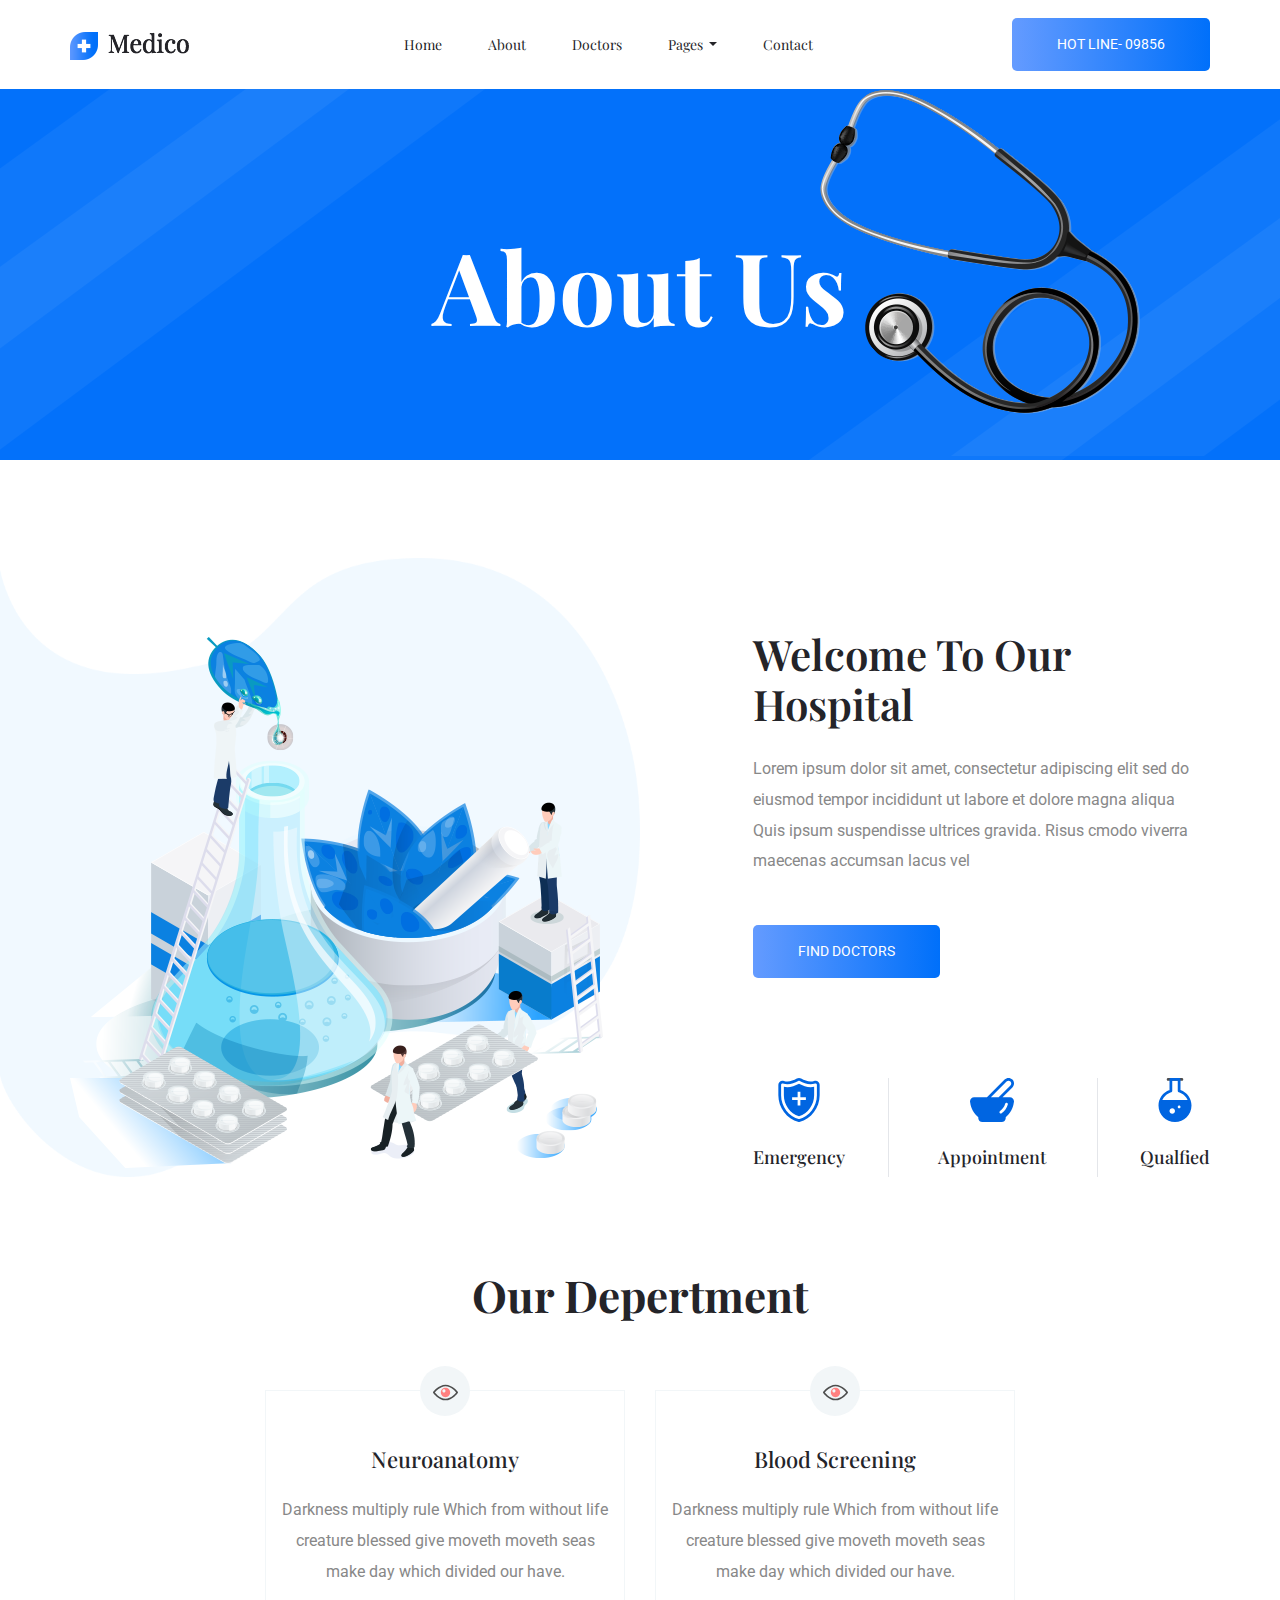
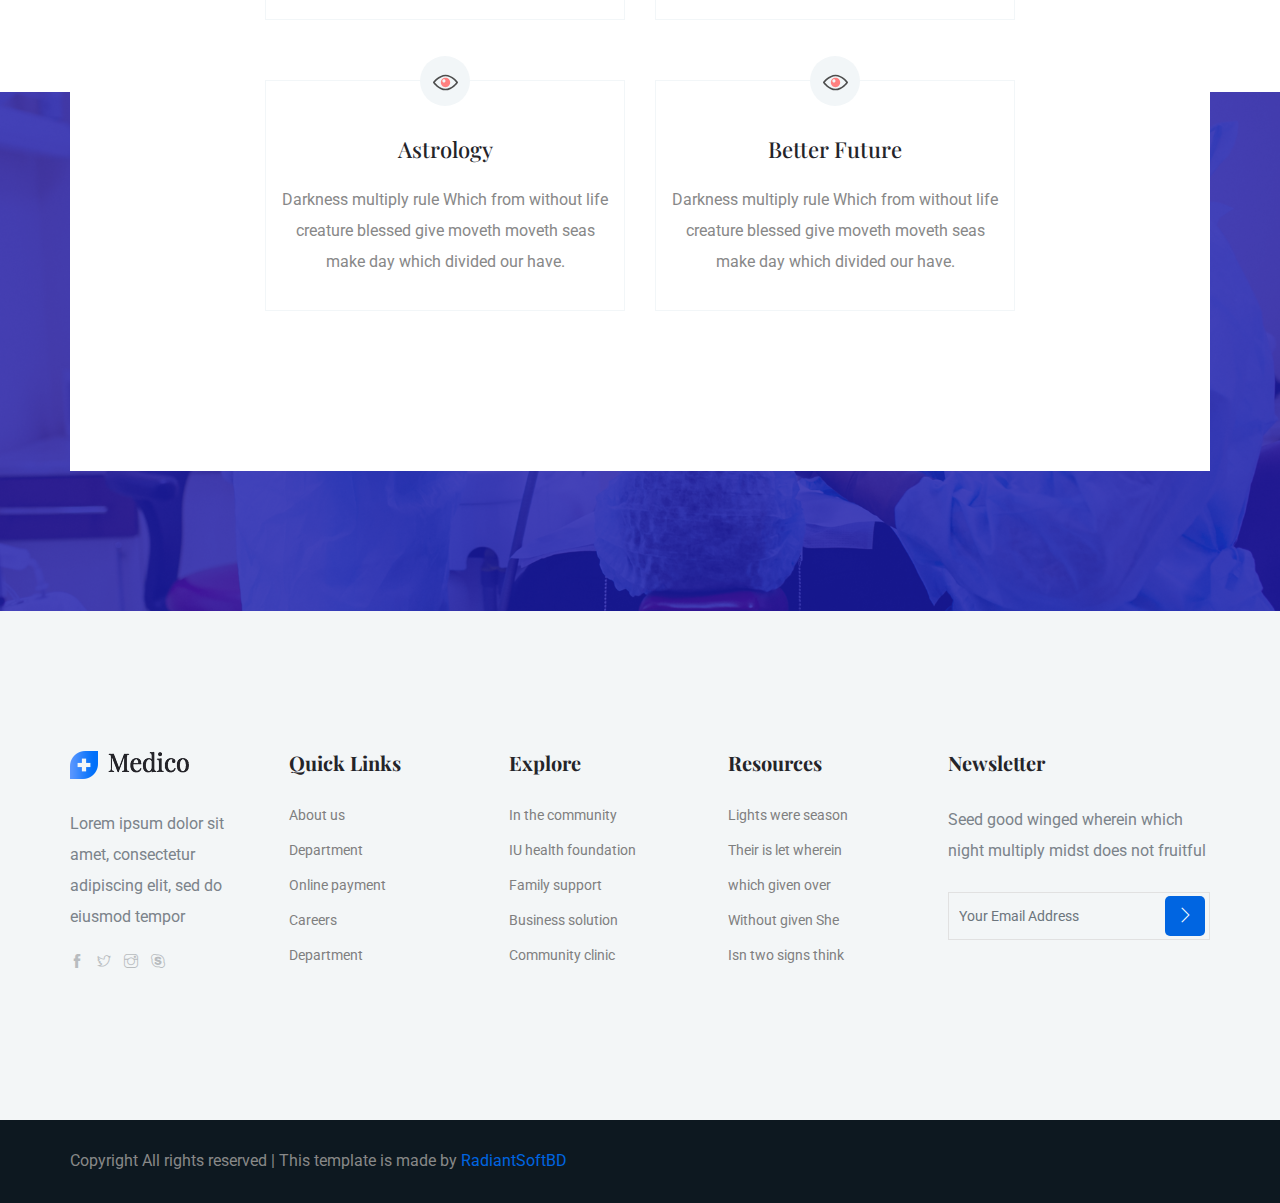
<file: about.html>
<!doctype html>
<html lang="en">

<head>
    <!-- Required meta tags -->
    <meta charset="utf-8">
    <meta name="viewport" content="width=device-width, initial-scale=1, shrink-to-fit=no">
    <title>medical</title>
    <link rel="icon" href="img/favicon.png">
    <!-- Bootstrap CSS -->
    <link rel="stylesheet" href="css/bootstrap.min.css">
    <!-- animate CSS -->
    <link rel="stylesheet" href="css/animate.css">
    <!-- owl carousel CSS -->
    <link rel="stylesheet" href="css/owl.carousel.min.css">
    <!-- themify CSS -->
    <link rel="stylesheet" href="css/themify-icons.css">
    <!-- flaticon CSS -->
    <link rel="stylesheet" href="css/flaticon.css">
    <!-- magnific popup CSS -->
    <link rel="stylesheet" href="css/magnific-popup.css">
    <!-- nice select CSS -->
    <link rel="stylesheet" href="css/nice-select.css">
    <!-- swiper CSS -->
    <link rel="stylesheet" href="css/slick.css">
    <!-- style CSS -->
    <link rel="stylesheet" href="css/style.css">
</head>

<body>
    <!--::header part start::-->
    <header class="main_menu">
        <div class="container">
            <div class="row align-items-center">
                <div class="col-lg-12">
                    <nav class="navbar navbar-expand-lg navbar-light">
                        <a class="navbar-brand" href="index.html"> <img src="img/logo.png" alt="logo"> </a>
                        <button class="navbar-toggler" type="button" data-toggle="collapse"
                            data-target="#navbarSupportedContent" aria-controls="navbarSupportedContent"
                            aria-expanded="false" aria-label="Toggle navigation">
                            <span class="navbar-toggler-icon"></span>
                        </button>

                        <div class="collapse navbar-collapse main-menu-item justify-content-center"
                            id="navbarSupportedContent">
                            <ul class="navbar-nav align-items-center">
                                <li class="nav-item active">
                                    <a class="nav-link" href="index.html">Home</a>
                                </li>
                                <li class="nav-item">
                                    <a class="nav-link" href="about.html">about</a>
                                </li>
                                <li class="nav-item">
                                    <a class="nav-link" href="Doctor.html">Doctors</a>
                                </li>

                                <li class="nav-item dropdown">
                                    <a class="nav-link dropdown-toggle" href="blog.html" id="navbarDropdown"
                                        role="button" data-toggle="dropdown" aria-haspopup="true" aria-expanded="false">
                                        Pages
                                    </a>
                                    <div class="dropdown-menu" aria-labelledby="navbarDropdown">
                                        <a class="dropdown-item" href="services.html">services</a>
                                        <a class="dropdown-item" href="dep.html">depertments</a>
                                       
                                    </div>
                                </li>

                                <li class="nav-item">
                                    <a class="nav-link" href="contact.html">Contact</a>
                                </li>
                            </ul>
                        </div>
                        <a class="btn_2 d-none d-lg-block" href="#">HOT LINE- 09856</a>
                    </nav>
                </div>
            </div>
        </div>
    </header>
    <!-- Header part end-->

    <!-- breadcrumb start-->
    <section class="breadcrumb_part breadcrumb_bg">
        <div class="container">
            <div class="row">
                <div class="col-lg-12">
                    <div class="breadcrumb_iner">
                        <div class="breadcrumb_iner_item">
                            <h2>about us</h2>
                        </div>
                    </div>
                </div>
            </div>
        </div>
    </section>
    <!-- breadcrumb start-->

    <!-- about us part start-->
    <section class="about_us single_about_padding">
        <div class="container">
            <div class="row justify-content-between align-items-center">
                <div class="col-md-6 col-lg-6">
                    <div class="about_us_img">
                        <img src="img/top_service.png" alt="">
                    </div>
                </div>
                <div class="col-md-6 col-lg-5">
                    <div class="about_us_text">
                        <h2>Welcome To Our Hospital</h2>
                        <p>Lorem ipsum dolor sit amet, consectetur adipiscing elit sed
                            do eiusmod tempor incididunt ut labore et dolore magna aliqua
                            Quis ipsum suspendisse ultrices gravida. Risus cmodo viverra
                            maecenas accumsan lacus vel</p>
                        <a class="btn_2 " href="#">Find Doctors</a>
                        <div class="banner_item">
                            <div class="single_item">
                                <img src="img/icon/banner_1.svg" alt="">
                                <h5>Emergency</h5>
                            </div>
                            <div class="single_item">
                                <img src="img/icon/banner_2.svg" alt="">
                                <h5>Appointment</h5>
                            </div>
                            <div class="single_item">
                                <img src="img/icon/banner_3.svg" alt="">
                                <h5>Qualfied</h5>
                            </div>
                        </div>
                    </div>
                </div>
            </div>
        </div>
    </section>
    <!-- about us part end-->

    <!-- our depertment part start-->
    <section class="our_depertment section_padding">
        <div class="container">
            <div class="row justify-content-center text-center">
                <div class="col-xl-12">
                    <div class="depertment_content">
                        <div class="row justify-content-center">
                            <div class="col-xl-8">
                                <h2>Our Depertment</h2>
                                <div class="row">
                                    <div class="col-lg-6 col-sm-6">
                                        <div class="single_our_depertment">
                                            <span class="our_depertment_icon"><img src="img/icon/feature_2.svg"
                                                    alt=""></span>
                                            <h4>Neuroanatomy</h4>
                                            <p>Darkness multiply rule Which from without life creature blessed
                                                give moveth moveth seas make day which divided our have.</p>
                                        </div>
                                    </div>
                                    <div class="col-lg-6 col-sm-6">
                                        <div class="single_our_depertment">
                                            <span class="our_depertment_icon"><img src="img/icon/feature_2.svg"
                                                    alt=""></span>
                                            <h4>Blood Screening</h4>
                                            <p>Darkness multiply rule Which from without life creature blessed
                                                give moveth moveth seas make day which divided our have.</p>
                                        </div>
                                    </div>
                                    <div class="col-lg-6 col-sm-6">
                                        <div class="single_our_depertment">
                                            <span class="our_depertment_icon"><img src="img/icon/feature_2.svg"
                                                    alt=""></span>
                                            <h4>Astrology</h4>
                                            <p>Darkness multiply rule Which from without life creature blessed
                                                give moveth moveth seas make day which divided our have.</p>
                                        </div>
                                    </div>
                                    <div class="col-lg-6 col-sm-6">
                                        <div class="single_our_depertment">
                                            <span class="our_depertment_icon"><img src="img/icon/feature_2.svg"
                                                    alt=""></span>
                                            <h4>Better Future</h4>
                                            <p>Darkness multiply rule Which from without life creature blessed
                                                give moveth moveth seas make day which divided our have.</p>
                                        </div>
                                    </div>
                                </div>
                            </div>
                        </div>

                    </div>
                </div>
            </div>
        </div>
    </section>
    <!-- our depertment part end-->

    <!-- footer part start-->
    <footer class="footer-area">
        <div class="footer section_padding">
            <div class="container">
                <div class="row justify-content-between">
                    <div class="col-xl-2 col-md-4 col-sm-6 single-footer-widget">
                        <a href="#" class="footer_logo"> <img src="img/logo.png" alt="#"> </a>
                        <p>Lorem ipsum dolor sit amet, consectetur adipiscing elit, sed do eiusmod tempor </p>
                        <div class="social_logo">
                            <a href="#"><i class="ti-facebook"></i></a>
                            <a href="#"> <i class="ti-twitter"></i> </a>
                            <a href="#"><i class="ti-instagram"></i></a>
                            <a href="#"><i class="ti-skype"></i></a>
                        </div>
                    </div>
                    <div class="col-xl-2 col-sm-6 col-md-4 single-footer-widget">
                        <h4>Quick Links</h4>
                        <ul>
                            <li><a href="#">About us</a></li>
                            <li><a href="#">Department</a></li>
                            <li><a href="#"> Online payment</a></li>
                            <li><a href="#">Careers</a></li>
                            <li><a href="#">Department</a></li>
                        </ul>
                    </div>
                    <div class="col-xl-2 col-sm-6 col-md-4 single-footer-widget">
                        <h4>Explore</h4>
                        <ul>
                            <li><a href="#">In the community</a></li>
                            <li><a href="#">IU health foundation</a></li>
                            <li><a href="#">Family support </a></li>
                            <li><a href="#">Business solution</a></li>
                            <li><a href="#">Community clinic</a></li>
                        </ul>
                    </div>
                    <div class="col-xl-2 col-sm-6 col-md-6 single-footer-widget">
                        <h4>Resources</h4>
                        <ul>
                            <li><a href="#">Lights were season</a></li>
                            <li><a href="#"> Their is let wherein</a></li>
                            <li><a href="#">which given over</a></li>
                            <li><a href="#">Without given She</a></li>
                            <li><a href="#">Isn two signs think</a></li>
                        </ul>
                    </div>
                    <div class="col-xl-3 col-sm-6 col-md-6 single-footer-widget">
                        <h4>Newsletter</h4>
                        <p>Seed good winged wherein which night multiply
                            midst does not fruitful</p>
                        <div class="form-wrap" id="mc_embed_signup">
                            <form target="_blank"
                                action="https://spondonit.us12.list-manage.com/subscribe/post?u=1462626880ade1ac87bd9c93a&amp;id=92a4423d01"
                                method="get" class="form-inline">
                                <input class="form-control" name="EMAIL" placeholder="Your Email Address"
                                    onfocus="this.placeholder = ''" onblur="this.placeholder = 'Your Email Address '"
                                    required="" type="email">
                                <button class="click-btn btn btn-default text-uppercase"> <i class="ti-angle-right"></i>
                                </button>
                                <div style="position: absolute; left: -5000px;">
                                    <input name="b_36c4fd991d266f23781ded980_aefe40901a" tabindex="-1" value=""
                                        type="text">
                                </div>

                                <div class="info"></div>
                            </form>
                        </div>
                    </div>
                </div>
            </div>
        </div>

        <div class="copyright_part">
            <div class="container">
                <div class="row align-items-center">
                    <p class="footer-text m-0 col-lg-8 col-md-12">
Copyright All rights reserved | This template is made by <a href="#" target="_blank">RadiantSoftBD</a>

</p>
                 
                </div>
            </div>
        </div>
    </footer>

    <!-- footer part end-->

    <!-- jquery plugins here-->

    <script src="js/jquery-1.12.1.min.js"></script>
    <!-- popper js -->
    <script src="js/popper.min.js"></script>
    <!-- bootstrap js -->
    <script src="js/bootstrap.min.js"></script>
    <!-- owl carousel js -->
    <script src="js/owl.carousel.min.js"></script>
    <script src="js/jquery.nice-select.min.js"></script>
    <!-- contact js -->
    <script src="js/jquery.ajaxchimp.min.js"></script>
    <script src="js/jquery.form.js"></script>
    <script src="js/jquery.validate.min.js"></script>
    <script src="js/mail-script.js"></script>
    <script src="js/contact.js"></script>
    <!-- custom js -->
    <script src="js/custom.js"></script>
</body>

</html>
</file>
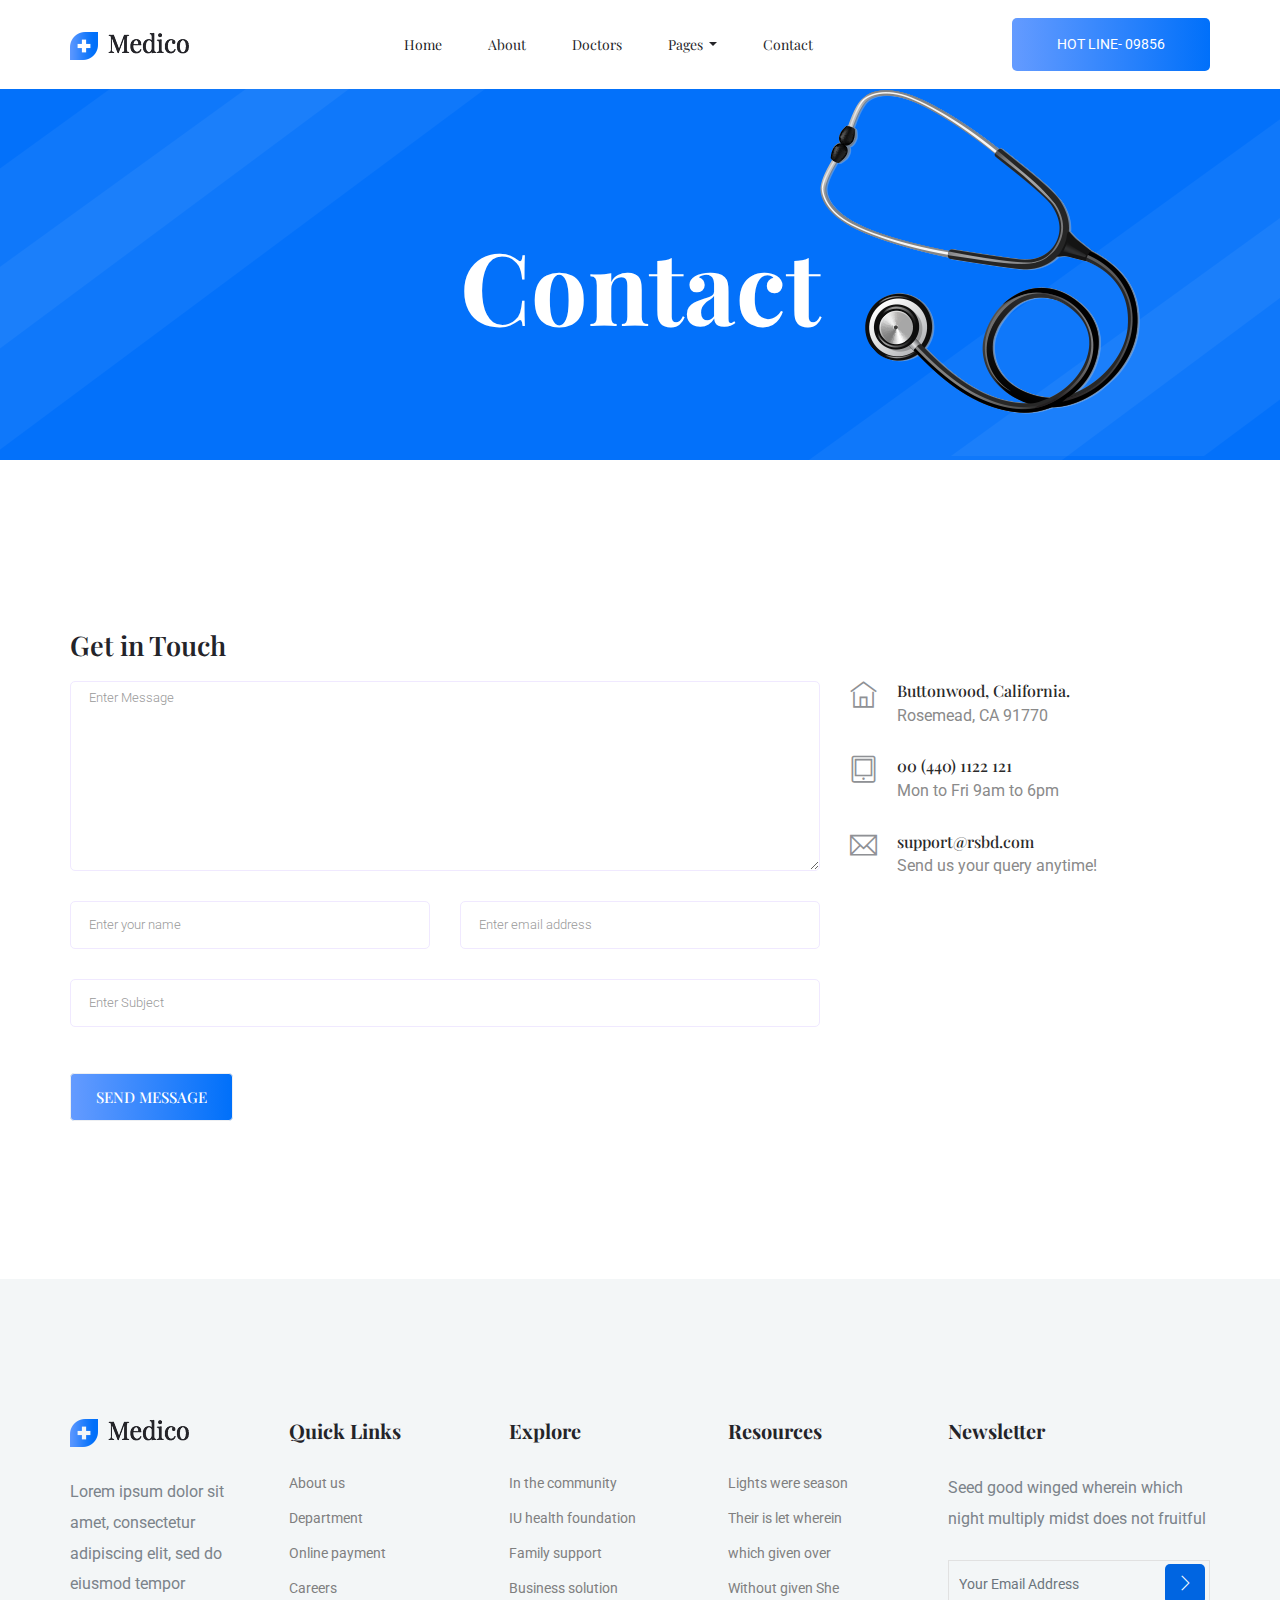
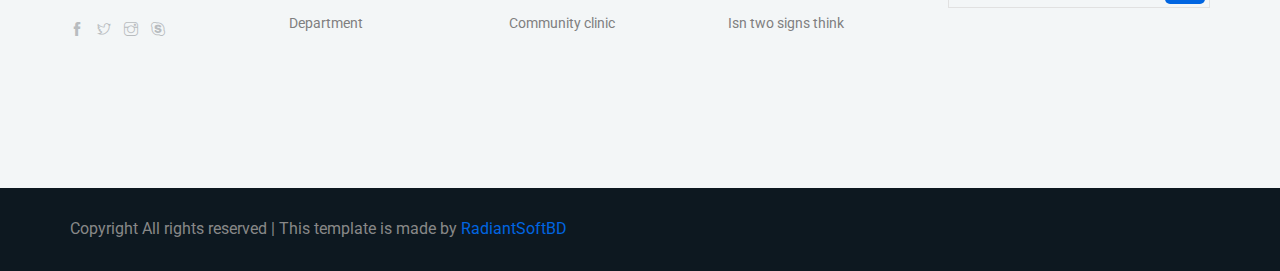
<file: contact.html>
<!doctype html>
<html lang="en">

<head>
  <!-- Required meta tags -->
  <meta charset="utf-8">
  <meta name="viewport" content="width=device-width, initial-scale=1, shrink-to-fit=no">
  <title>medical</title>
  <link rel="icon" href="img/favicon.png">
  <!-- Bootstrap CSS -->
  <link rel="stylesheet" href="css/bootstrap.min.css">
  <!-- animate CSS -->
  <link rel="stylesheet" href="css/animate.css">
  <!-- owl carousel CSS -->
  <link rel="stylesheet" href="css/owl.carousel.min.css">
  <!-- themify CSS -->
  <link rel="stylesheet" href="css/themify-icons.css">
  <!-- flaticon CSS -->
  <link rel="stylesheet" href="css/flaticon.css">
  <!-- magnific popup CSS -->
  <link rel="stylesheet" href="css/magnific-popup.css">
  <!-- nice select CSS -->
  <link rel="stylesheet" href="css/nice-select.css">
  <!-- swiper CSS -->
  <link rel="stylesheet" href="css/slick.css">
  <!-- style CSS -->
  <link rel="stylesheet" href="css/style.css">
</head>

<body>
  <!--::header part start::-->
  <header class="main_menu">
    <div class="container">
        <div class="row align-items-center">
            <div class="col-lg-12">
                <nav class="navbar navbar-expand-lg navbar-light">
                    <a class="navbar-brand" href="index.html"> <img src="img/logo.png" alt="logo"> </a>
                    <button class="navbar-toggler" type="button" data-toggle="collapse"
                        data-target="#navbarSupportedContent" aria-controls="navbarSupportedContent"
                        aria-expanded="false" aria-label="Toggle navigation">
                        <span class="navbar-toggler-icon"></span>
                    </button>

                    <div class="collapse navbar-collapse main-menu-item justify-content-center"
                        id="navbarSupportedContent">
                        <ul class="navbar-nav align-items-center">
                            <li class="nav-item active">
                                <a class="nav-link" href="index.html">Home</a>
                            </li>
                            <li class="nav-item">
                                <a class="nav-link" href="about.html">about</a>
                            </li>
                            <li class="nav-item">
                                <a class="nav-link" href="Doctor.html">Doctors</a>
                            </li>

                            <li class="nav-item dropdown">
                                <a class="nav-link dropdown-toggle" href="blog.html" id="navbarDropdown"
                                    role="button" data-toggle="dropdown" aria-haspopup="true" aria-expanded="false">
                                    Pages
                                </a>
                                <div class="dropdown-menu" aria-labelledby="navbarDropdown">
                                    <a class="dropdown-item" href="services.html">services</a>
                                    <a class="dropdown-item" href="dep.html">depertments</a>
                                   
                                </div>
                            </li>

                            <li class="nav-item">
                                <a class="nav-link" href="contact.html">Contact</a>
                            </li>
                        </ul>
                    </div>
                    <a class="btn_2 d-none d-lg-block" href="#">HOT LINE- 09856</a>
                </nav>
            </div>
        </div>
    </div>
</header>
  <!-- Header part end-->

  <!-- breadcrumb start-->
  <section class="breadcrumb_part breadcrumb_bg">
    <div class="container">
      <div class="row">
        <div class="col-lg-12">
          <div class="breadcrumb_iner">
            <div class="breadcrumb_iner_item">
              <h2>contact</h2>
            </div>
          </div>
        </div>
      </div>
    </div>
  </section>
  <!-- breadcrumb start-->

  <!-- ================ contact section start ================= -->
  <section class="contact-section section_padding">
    <div class="container">



      <div class="row">
        <div class="col-12">
          <h2 class="contact-title">Get in Touch</h2>
        </div>
        <div class="col-lg-8">
          <form class="form-contact contact_form" action="contact_process.php" method="post" id="contactForm"
            novalidate="novalidate">
            <div class="row">
              <div class="col-12">
                <div class="form-group">

                  <textarea class="form-control w-100" name="message" id="message" cols="30" rows="9"
                    onfocus="this.placeholder = ''" onblur="this.placeholder = 'Enter Message'"
                    placeholder='Enter Message'></textarea>
                </div>
              </div>
              <div class="col-sm-6">
                <div class="form-group">
                  <input class="form-control" name="name" id="name" type="text" onfocus="this.placeholder = ''"
                    onblur="this.placeholder = 'Enter your name'" placeholder='Enter your name'>
                </div>
              </div>
              <div class="col-sm-6">
                <div class="form-group">
                  <input class="form-control" name="email" id="email" type="email" onfocus="this.placeholder = ''"
                    onblur="this.placeholder = 'Enter email address'" placeholder='Enter email address'>
                </div>
              </div>
              <div class="col-12">
                <div class="form-group">
                  <input class="form-control" name="subject" id="subject" type="text" onfocus="this.placeholder = ''"
                    onblur="this.placeholder = 'Enter Subject'" placeholder='Enter Subject'>
                </div>
              </div>
            </div>
            <div class="form-group mt-3">
              <button type="submit" class="button button-contactForm btn_1">Send Message</button>
            </div>
          </form>
        </div>
        <div class="col-lg-4">
          <div class="media contact-info">
            <span class="contact-info__icon"><i class="ti-home"></i></span>
            <div class="media-body">
              <h3>Buttonwood, California.</h3>
              <p>Rosemead, CA 91770</p>
            </div>
          </div>
          <div class="media contact-info">
            <span class="contact-info__icon"><i class="ti-tablet"></i></span>
            <div class="media-body">
              <h3>00 (440) 1122 121</h3>
              <p>Mon to Fri 9am to 6pm</p>
            </div>
          </div>
          <div class="media contact-info">
            <span class="contact-info__icon"><i class="ti-email"></i></span>
            <div class="media-body">
              <h3>support@rsbd.com</h3>
              <p>Send us your query anytime!</p>
            </div>
          </div>
        </div>
      </div>
    </div>
  </section>
  <!-- ================ contact section end ================= -->

  <!-- footer part start-->
  <footer class="footer-area">
    <div class="footer section_padding">
      <div class="container">
        <div class="row justify-content-between">
          <div class="col-xl-2 col-md-4 col-sm-6 single-footer-widget">
            <a href="#" class="footer_logo"> <img src="img/logo.png" alt="#"> </a>
            <p>Lorem ipsum dolor sit amet, consectetur adipiscing elit, sed do eiusmod tempor </p>
            <div class="social_logo">
              <a href="#"><i class="ti-facebook"></i></a>
              <a href="#"> <i class="ti-twitter"></i> </a>
              <a href="#"><i class="ti-instagram"></i></a>
              <a href="#"><i class="ti-skype"></i></a>
            </div>
          </div>
          <div class="col-xl-2 col-sm-6 col-md-4 single-footer-widget">
            <h4>Quick Links</h4>
            <ul>
              <li><a href="#">About us</a></li>
              <li><a href="#">Department</a></li>
              <li><a href="#"> Online payment</a></li>
              <li><a href="#">Careers</a></li>
              <li><a href="#">Department</a></li>
            </ul>
          </div>
          <div class="col-xl-2 col-sm-6 col-md-4 single-footer-widget">
            <h4>Explore</h4>
            <ul>
              <li><a href="#">In the community</a></li>
              <li><a href="#">IU health foundation</a></li>
              <li><a href="#">Family support </a></li>
              <li><a href="#">Business solution</a></li>
              <li><a href="#">Community clinic</a></li>
            </ul>
          </div>
          <div class="col-xl-2 col-sm-6 col-md-6 single-footer-widget">
            <h4>Resources</h4>
            <ul>
              <li><a href="#">Lights were season</a></li>
              <li><a href="#"> Their is let wherein</a></li>
              <li><a href="#">which given over</a></li>
              <li><a href="#">Without given She</a></li>
              <li><a href="#">Isn two signs think</a></li>
            </ul>
          </div>
          <div class="col-xl-3 col-sm-6 col-md-6 single-footer-widget">
            <h4>Newsletter</h4>
            <p>Seed good winged wherein which night multiply
              midst does not fruitful</p>
            <div class="form-wrap" id="mc_embed_signup">
              <form target="_blank"
                action="https://spondonit.us12.list-manage.com/subscribe/post?u=1462626880ade1ac87bd9c93a&amp;id=92a4423d01"
                method="get" class="form-inline">
                <input class="form-control" name="EMAIL" placeholder="Your Email Address"
                  onfocus="this.placeholder = ''" onblur="this.placeholder = 'Your Email Address '" required=""
                  type="email">
                <button class="click-btn btn btn-default text-uppercase"> <i class="ti-angle-right"></i>
                </button>
                <div style="position: absolute; left: -5000px;">
                  <input name="b_36c4fd991d266f23781ded980_aefe40901a" tabindex="-1" value="" type="text">
                </div>

                <div class="info"></div>
              </form>
            </div>
          </div>
        </div>
      </div>
    </div>

    <div class="copyright_part">
      <div class="container">
          <div class="row align-items-center">
              <p class="footer-text m-0 col-lg-8 col-md-12">
Copyright All rights reserved | This template is made by <a href="#" target="_blank">RadiantSoftBD</a>

</p>
           
          </div>
      </div>
  </div>
  </footer>

  <!-- footer part end-->

  <!-- jquery plugins here-->

  <script src="js/jquery-1.12.1.min.js"></script>
  <!-- popper js -->
  <script src="js/popper.min.js"></script>
  <!-- bootstrap js -->
  <script src="js/bootstrap.min.js"></script>
  <!-- owl carousel js -->
  <script src="js/owl.carousel.min.js"></script>
  <script src="js/jquery.nice-select.min.js"></script>
  <!-- contact js -->
  <script src="js/jquery.ajaxchimp.min.js"></script>
  <script src="js/jquery.form.js"></script>
  <script src="js/jquery.validate.min.js"></script>
  <script src="js/mail-script.js"></script>
  <script src="js/contact.js"></script>
  <!-- custom js -->
  <script src="js/custom.js"></script>
</body>

</html>
</file>
<file: css/themify-icons.css>
@font-face {
	font-family: 'themify';
	src:url('../fonts/themify.eot?-fvbane');
	src:url('../fonts/themify.eot?#iefix-fvbane') format('embedded-opentype'),
		url('../fonts/themify.woff?-fvbane') format('woff'),
		url('../fonts/themify.ttf?-fvbane') format('truetype'),
		url('../fonts/themify.svg?-fvbane#themify') format('svg');
	font-weight: normal;
	font-style: normal;
}

[class^="ti-"], [class*=" ti-"] {
	font-family: 'themify';
	speak: none;
	font-style: normal;
	font-weight: normal;
	font-variant: normal;
	text-transform: none;
	line-height: 1;

	/* Better Font Rendering =========== */
	-webkit-font-smoothing: antialiased;
	-moz-osx-font-smoothing: grayscale;
}

.ti-wand:before {
	content: "\e600";
}
.ti-volume:before {
	content: "\e601";
}
.ti-user:before {
	content: "\e602";
}
.ti-unlock:before {
	content: "\e603";
}
.ti-unlink:before {
	content: "\e604";
}
.ti-trash:before {
	content: "\e605";
}
.ti-thought:before {
	content: "\e606";
}
.ti-target:before {
	content: "\e607";
}
.ti-tag:before {
	content: "\e608";
}
.ti-tablet:before {
	content: "\e609";
}
.ti-star:before {
	content: "\e60a";
}
.ti-spray:before {
	content: "\e60b";
}
.ti-signal:before {
	content: "\e60c";
}
.ti-shopping-cart:before {
	content: "\e60d";
}
.ti-shopping-cart-full:before {
	content: "\e60e";
}
.ti-settings:before {
	content: "\e60f";
}
.ti-search:before {
	content: "\e610";
}
.ti-zoom-in:before {
	content: "\e611";
}
.ti-zoom-out:before {
	content: "\e612";
}
.ti-cut:before {
	content: "\e613";
}
.ti-ruler:before {
	content: "\e614";
}
.ti-ruler-pencil:before {
	content: "\e615";
}
.ti-ruler-alt:before {
	content: "\e616";
}
.ti-bookmark:before {
	content: "\e617";
}
.ti-bookmark-alt:before {
	content: "\e618";
}
.ti-reload:before {
	content: "\e619";
}
.ti-plus:before {
	content: "\e61a";
}
.ti-pin:before {
	content: "\e61b";
}
.ti-pencil:before {
	content: "\e61c";
}
.ti-pencil-alt:before {
	content: "\e61d";
}
.ti-paint-roller:before {
	content: "\e61e";
}
.ti-paint-bucket:before {
	content: "\e61f";
}
.ti-na:before {
	content: "\e620";
}
.ti-mobile:before {
	content: "\e621";
}
.ti-minus:before {
	content: "\e622";
}
.ti-medall:before {
	content: "\e623";
}
.ti-medall-alt:before {
	content: "\e624";
}
.ti-marker:before {
	content: "\e625";
}
.ti-marker-alt:before {
	content: "\e626";
}
.ti-arrow-up:before {
	content: "\e627";
}
.ti-arrow-right:before {
	content: "\e628";
}
.ti-arrow-left:before {
	content: "\e629";
}
.ti-arrow-down:before {
	content: "\e62a";
}
.ti-lock:before {
	content: "\e62b";
}
.ti-location-arrow:before {
	content: "\e62c";
}
.ti-link:before {
	content: "\e62d";
}
.ti-layout:before {
	content: "\e62e";
}
.ti-layers:before {
	content: "\e62f";
}
.ti-layers-alt:before {
	content: "\e630";
}
.ti-key:before {
	content: "\e631";
}
.ti-import:before {
	content: "\e632";
}
.ti-image:before {
	content: "\e633";
}
.ti-heart:before {
	content: "\e634";
}
.ti-heart-broken:before {
	content: "\e635";
}
.ti-hand-stop:before {
	content: "\e636";
}
.ti-hand-open:before {
	content: "\e637";
}
.ti-hand-drag:before {
	content: "\e638";
}
.ti-folder:before {
	content: "\e639";
}
.ti-flag:before {
	content: "\e63a";
}
.ti-flag-alt:before {
	content: "\e63b";
}
.ti-flag-alt-2:before {
	content: "\e63c";
}
.ti-eye:before {
	content: "\e63d";
}
.ti-export:before {
	content: "\e63e";
}
.ti-exchange-vertical:before {
	content: "\e63f";
}
.ti-desktop:before {
	content: "\e640";
}
.ti-cup:before {
	content: "\e641";
}
.ti-crown:before {
	content: "\e642";
}
.ti-comments:before {
	content: "\e643";
}
.ti-comment:before {
	content: "\e644";
}
.ti-comment-alt:before {
	content: "\e645";
}
.ti-close:before {
	content: "\e646";
}
.ti-clip:before {
	content: "\e647";
}
.ti-angle-up:before {
	content: "\e648";
}
.ti-angle-right:before {
	content: "\e649";
}
.ti-angle-left:before {
	content: "\e64a";
}
.ti-angle-down:before {
	content: "\e64b";
}
.ti-check:before {
	content: "\e64c";
}
.ti-check-box:before {
	content: "\e64d";
}
.ti-camera:before {
	content: "\e64e";
}
.ti-announcement:before {
	content: "\e64f";
}
.ti-brush:before {
	content: "\e650";
}
.ti-briefcase:before {
	content: "\e651";
}
.ti-bolt:before {
	content: "\e652";
}
.ti-bolt-alt:before {
	content: "\e653";
}
.ti-blackboard:before {
	content: "\e654";
}
.ti-bag:before {
	content: "\e655";
}
.ti-move:before {
	content: "\e656";
}
.ti-arrows-vertical:before {
	content: "\e657";
}
.ti-arrows-horizontal:before {
	content: "\e658";
}
.ti-fullscreen:before {
	content: "\e659";
}
.ti-arrow-top-right:before {
	content: "\e65a";
}
.ti-arrow-top-left:before {
	content: "\e65b";
}
.ti-arrow-circle-up:before {
	content: "\e65c";
}
.ti-arrow-circle-right:before {
	content: "\e65d";
}
.ti-arrow-circle-left:before {
	content: "\e65e";
}
.ti-arrow-circle-down:before {
	content: "\e65f";
}
.ti-angle-double-up:before {
	content: "\e660";
}
.ti-angle-double-right:before {
	content: "\e661";
}
.ti-angle-double-left:before {
	content: "\e662";
}
.ti-angle-double-down:before {
	content: "\e663";
}
.ti-zip:before {
	content: "\e664";
}
.ti-world:before {
	content: "\e665";
}
.ti-wheelchair:before {
	content: "\e666";
}
.ti-view-list:before {
	content: "\e667";
}
.ti-view-list-alt:before {
	content: "\e668";
}
.ti-view-grid:before {
	content: "\e669";
}
.ti-uppercase:before {
	content: "\e66a";
}
.ti-upload:before {
	content: "\e66b";
}
.ti-underline:before {
	content: "\e66c";
}
.ti-truck:before {
	content: "\e66d";
}
.ti-timer:before {
	content: "\e66e";
}
.ti-ticket:before {
	content: "\e66f";
}
.ti-thumb-up:before {
	content: "\e670";
}
.ti-thumb-down:before {
	content: "\e671";
}
.ti-text:before {
	content: "\e672";
}
.ti-stats-up:before {
	content: "\e673";
}
.ti-stats-down:before {
	content: "\e674";
}
.ti-split-v:before {
	content: "\e675";
}
.ti-split-h:before {
	content: "\e676";
}
.ti-smallcap:before {
	content: "\e677";
}
.ti-shine:before {
	content: "\e678";
}
.ti-shift-right:before {
	content: "\e679";
}
.ti-shift-left:before {
	content: "\e67a";
}
.ti-shield:before {
	content: "\e67b";
}
.ti-notepad:before {
	content: "\e67c";
}
.ti-server:before {
	content: "\e67d";
}
.ti-quote-right:before {
	content: "\e67e";
}
.ti-quote-left:before {
	content: "\e67f";
}
.ti-pulse:before {
	content: "\e680";
}
.ti-printer:before {
	content: "\e681";
}
.ti-power-off:before {
	content: "\e682";
}
.ti-plug:before {
	content: "\e683";
}
.ti-pie-chart:before {
	content: "\e684";
}
.ti-paragraph:before {
	content: "\e685";
}
.ti-panel:before {
	content: "\e686";
}
.ti-package:before {
	content: "\e687";
}
.ti-music:before {
	content: "\e688";
}
.ti-music-alt:before {
	content: "\e689";
}
.ti-mouse:before {
	content: "\e68a";
}
.ti-mouse-alt:before {
	content: "\e68b";
}
.ti-money:before {
	content: "\e68c";
}
.ti-microphone:before {
	content: "\e68d";
}
.ti-menu:before {
	content: "\e68e";
}
.ti-menu-alt:before {
	content: "\e68f";
}
.ti-map:before {
	content: "\e690";
}
.ti-map-alt:before {
	content: "\e691";
}
.ti-loop:before {
	content: "\e692";
}
.ti-location-pin:before {
	content: "\e693";
}
.ti-list:before {
	content: "\e694";
}
.ti-light-bulb:before {
	content: "\e695";
}
.ti-Italic:before {
	content: "\e696";
}
.ti-info:before {
	content: "\e697";
}
.ti-infinite:before {
	content: "\e698";
}
.ti-id-badge:before {
	content: "\e699";
}
.ti-hummer:before {
	content: "\e69a";
}
.ti-home:before {
	content: "\e69b";
}
.ti-help:before {
	content: "\e69c";
}
.ti-headphone:before {
	content: "\e69d";
}
.ti-harddrives:before {
	content: "\e69e";
}
.ti-harddrive:before {
	content: "\e69f";
}
.ti-gift:before {
	content: "\e6a0";
}
.ti-game:before {
	content: "\e6a1";
}
.ti-filter:before {
	content: "\e6a2";
}
.ti-files:before {
	content: "\e6a3";
}
.ti-file:before {
	content: "\e6a4";
}
.ti-eraser:before {
	content: "\e6a5";
}
.ti-envelope:before {
	content: "\e6a6";
}
.ti-download:before {
	content: "\e6a7";
}
.ti-direction:before {
	content: "\e6a8";
}
.ti-direction-alt:before {
	content: "\e6a9";
}
.ti-dashboard:before {
	content: "\e6aa";
}
.ti-control-stop:before {
	content: "\e6ab";
}
.ti-control-shuffle:before {
	content: "\e6ac";
}
.ti-control-play:before {
	content: "\e6ad";
}
.ti-control-pause:before {
	content: "\e6ae";
}
.ti-control-forward:before {
	content: "\e6af";
}
.ti-control-backward:before {
	content: "\e6b0";
}
.ti-cloud:before {
	content: "\e6b1";
}
.ti-cloud-up:before {
	content: "\e6b2";
}
.ti-cloud-down:before {
	content: "\e6b3";
}
.ti-clipboard:before {
	content: "\e6b4";
}
.ti-car:before {
	content: "\e6b5";
}
.ti-calendar:before {
	content: "\e6b6";
}
.ti-book:before {
	content: "\e6b7";
}
.ti-bell:before {
	content: "\e6b8";
}
.ti-basketball:before {
	content: "\e6b9";
}
.ti-bar-chart:before {
	content: "\e6ba";
}
.ti-bar-chart-alt:before {
	content: "\e6bb";
}
.ti-back-right:before {
	content: "\e6bc";
}
.ti-back-left:before {
	content: "\e6bd";
}
.ti-arrows-corner:before {
	content: "\e6be";
}
.ti-archive:before {
	content: "\e6bf";
}
.ti-anchor:before {
	content: "\e6c0";
}
.ti-align-right:before {
	content: "\e6c1";
}
.ti-align-left:before {
	content: "\e6c2";
}
.ti-align-justify:before {
	content: "\e6c3";
}
.ti-align-center:before {
	content: "\e6c4";
}
.ti-alert:before {
	content: "\e6c5";
}
.ti-alarm-clock:before {
	content: "\e6c6";
}
.ti-agenda:before {
	content: "\e6c7";
}
.ti-write:before {
	content: "\e6c8";
}
.ti-window:before {
	content: "\e6c9";
}
.ti-widgetized:before {
	content: "\e6ca";
}
.ti-widget:before {
	content: "\e6cb";
}
.ti-widget-alt:before {
	content: "\e6cc";
}
.ti-wallet:before {
	content: "\e6cd";
}
.ti-video-clapper:before {
	content: "\e6ce";
}
.ti-video-camera:before {
	content: "\e6cf";
}
.ti-vector:before {
	content: "\e6d0";
}
.ti-themify-logo:before {
	content: "\e6d1";
}
.ti-themify-favicon:before {
	content: "\e6d2";
}
.ti-themify-favicon-alt:before {
	content: "\e6d3";
}
.ti-support:before {
	content: "\e6d4";
}
.ti-stamp:before {
	content: "\e6d5";
}
.ti-split-v-alt:before {
	content: "\e6d6";
}
.ti-slice:before {
	content: "\e6d7";
}
.ti-shortcode:before {
	content: "\e6d8";
}
.ti-shift-right-alt:before {
	content: "\e6d9";
}
.ti-shift-left-alt:before {
	content: "\e6da";
}
.ti-ruler-alt-2:before {
	content: "\e6db";
}
.ti-receipt:before {
	content: "\e6dc";
}
.ti-pin2:before {
	content: "\e6dd";
}
.ti-pin-alt:before {
	content: "\e6de";
}
.ti-pencil-alt2:before {
	content: "\e6df";
}
.ti-palette:before {
	content: "\e6e0";
}
.ti-more:before {
	content: "\e6e1";
}
.ti-more-alt:before {
	content: "\e6e2";
}
.ti-microphone-alt:before {
	content: "\e6e3";
}
.ti-magnet:before {
	content: "\e6e4";
}
.ti-line-double:before {
	content: "\e6e5";
}
.ti-line-dotted:before {
	content: "\e6e6";
}
.ti-line-dashed:before {
	content: "\e6e7";
}
.ti-layout-width-full:before {
	content: "\e6e8";
}
.ti-layout-width-default:before {
	content: "\e6e9";
}
.ti-layout-width-default-alt:before {
	content: "\e6ea";
}
.ti-layout-tab:before {
	content: "\e6eb";
}
.ti-layout-tab-window:before {
	content: "\e6ec";
}
.ti-layout-tab-v:before {
	content: "\e6ed";
}
.ti-layout-tab-min:before {
	content: "\e6ee";
}
.ti-layout-slider:before {
	content: "\e6ef";
}
.ti-layout-slider-alt:before {
	content: "\e6f0";
}
.ti-layout-sidebar-right:before {
	content: "\e6f1";
}
.ti-layout-sidebar-none:before {
	content: "\e6f2";
}
.ti-layout-sidebar-left:before {
	content: "\e6f3";
}
.ti-layout-placeholder:before {
	content: "\e6f4";
}
.ti-layout-menu:before {
	content: "\e6f5";
}
.ti-layout-menu-v:before {
	content: "\e6f6";
}
.ti-layout-menu-separated:before {
	content: "\e6f7";
}
.ti-layout-menu-full:before {
	content: "\e6f8";
}
.ti-layout-media-right-alt:before {
	content: "\e6f9";
}
.ti-layout-media-right:before {
	content: "\e6fa";
}
.ti-layout-media-overlay:before {
	content: "\e6fb";
}
.ti-layout-media-overlay-alt:before {
	content: "\e6fc";
}
.ti-layout-media-overlay-alt-2:before {
	content: "\e6fd";
}
.ti-layout-media-left-alt:before {
	content: "\e6fe";
}
.ti-layout-media-left:before {
	content: "\e6ff";
}
.ti-layout-media-center-alt:before {
	content: "\e700";
}
.ti-layout-media-center:before {
	content: "\e701";
}
.ti-layout-list-thumb:before {
	content: "\e702";
}
.ti-layout-list-thumb-alt:before {
	content: "\e703";
}
.ti-layout-list-post:before {
	content: "\e704";
}
.ti-layout-list-large-image:before {
	content: "\e705";
}
.ti-layout-line-solid:before {
	content: "\e706";
}
.ti-layout-grid4:before {
	content: "\e707";
}
.ti-layout-grid3:before {
	content: "\e708";
}
.ti-layout-grid2:before {
	content: "\e709";
}
.ti-layout-grid2-thumb:before {
	content: "\e70a";
}
.ti-layout-cta-right:before {
	content: "\e70b";
}
.ti-layout-cta-left:before {
	content: "\e70c";
}
.ti-layout-cta-center:before {
	content: "\e70d";
}
.ti-layout-cta-btn-right:before {
	content: "\e70e";
}
.ti-layout-cta-btn-left:before {
	content: "\e70f";
}
.ti-layout-column4:before {
	content: "\e710";
}
.ti-layout-column3:before {
	content: "\e711";
}
.ti-layout-column2:before {
	content: "\e712";
}
.ti-layout-accordion-separated:before {
	content: "\e713";
}
.ti-layout-accordion-merged:before {
	content: "\e714";
}
.ti-layout-accordion-list:before {
	content: "\e715";
}
.ti-ink-pen:before {
	content: "\e716";
}
.ti-info-alt:before {
	content: "\e717";
}
.ti-help-alt:before {
	content: "\e718";
}
.ti-headphone-alt:before {
	content: "\e719";
}
.ti-hand-point-up:before {
	content: "\e71a";
}
.ti-hand-point-right:before {
	content: "\e71b";
}
.ti-hand-point-left:before {
	content: "\e71c";
}
.ti-hand-point-down:before {
	content: "\e71d";
}
.ti-gallery:before {
	content: "\e71e";
}
.ti-face-smile:before {
	content: "\e71f";
}
.ti-face-sad:before {
	content: "\e720";
}
.ti-credit-card:before {
	content: "\e721";
}
.ti-control-skip-forward:before {
	content: "\e722";
}
.ti-control-skip-backward:before {
	content: "\e723";
}
.ti-control-record:before {
	content: "\e724";
}
.ti-control-eject:before {
	content: "\e725";
}
.ti-comments-smiley:before {
	content: "\e726";
}
.ti-brush-alt:before {
	content: "\e727";
}
.ti-youtube:before {
	content: "\e728";
}
.ti-vimeo:before {
	content: "\e729";
}
.ti-twitter:before {
	content: "\e72a";
}
.ti-time:before {
	content: "\e72b";
}
.ti-tumblr:before {
	content: "\e72c";
}
.ti-skype:before {
	content: "\e72d";
}
.ti-share:before {
	content: "\e72e";
}
.ti-share-alt:before {
	content: "\e72f";
}
.ti-rocket:before {
	content: "\e730";
}
.ti-pinterest:before {
	content: "\e731";
}
.ti-new-window:before {
	content: "\e732";
}
.ti-microsoft:before {
	content: "\e733";
}
.ti-list-ol:before {
	content: "\e734";
}
.ti-linkedin:before {
	content: "\e735";
}
.ti-layout-sidebar-2:before {
	content: "\e736";
}
.ti-layout-grid4-alt:before {
	content: "\e737";
}
.ti-layout-grid3-alt:before {
	content: "\e738";
}
.ti-layout-grid2-alt:before {
	content: "\e739";
}
.ti-layout-column4-alt:before {
	content: "\e73a";
}
.ti-layout-column3-alt:before {
	content: "\e73b";
}
.ti-layout-column2-alt:before {
	content: "\e73c";
}
.ti-instagram:before {
	content: "\e73d";
}
.ti-google:before {
	content: "\e73e";
}
.ti-github:before {
	content: "\e73f";
}
.ti-flickr:before {
	content: "\e740";
}
.ti-facebook:before {
	content: "\e741";
}
.ti-dropbox:before {
	content: "\e742";
}
.ti-dribbble:before {
	content: "\e743";
}
.ti-apple:before {
	content: "\e744";
}
.ti-android:before {
	content: "\e745";
}
.ti-save:before {
	content: "\e746";
}
.ti-save-alt:before {
	content: "\e747";
}
.ti-yahoo:before {
	content: "\e748";
}
.ti-wordpress:before {
	content: "\e749";
}
.ti-vimeo-alt:before {
	content: "\e74a";
}
.ti-twitter-alt:before {
	content: "\e74b";
}
.ti-tumblr-alt:before {
	content: "\e74c";
}
.ti-trello:before {
	content: "\e74d";
}
.ti-stack-overflow:before {
	content: "\e74e";
}
.ti-soundcloud:before {
	content: "\e74f";
}
.ti-sharethis:before {
	content: "\e750";
}
.ti-sharethis-alt:before {
	content: "\e751";
}
.ti-reddit:before {
	content: "\e752";
}
.ti-pinterest-alt:before {
	content: "\e753";
}
.ti-microsoft-alt:before {
	content: "\e754";
}
.ti-linux:before {
	content: "\e755";
}
.ti-jsfiddle:before {
	content: "\e756";
}
.ti-joomla:before {
	content: "\e757";
}
.ti-html5:before {
	content: "\e758";
}
.ti-flickr-alt:before {
	content: "\e759";
}
.ti-email:before {
	content: "\e75a";
}
.ti-drupal:before {
	content: "\e75b";
}
.ti-dropbox-alt:before {
	content: "\e75c";
}
.ti-css3:before {
	content: "\e75d";
}
.ti-rss:before {
	content: "\e75e";
}
.ti-rss-alt:before {
	content: "\e75f";
}
</file>
<file: css/flaticon.css>
/*
  	Flaticon icon font: Flaticon
  	Creation date: 09/04/2019 10:10
  	*/

@font-face {
  font-family: "Flaticon";
  src: url("../fonts/Flaticon.eot");
  src: url("../fonts/Flaticon.eot?#iefix") format("embedded-opentype"),
       url("../fonts/Flaticon.woff2") format("woff2"),
       url("../fonts/Flaticon.woff") format("woff"),
       url("../fonts/Flaticon.ttf") format("truetype"),
       url("../fonts/Flaticon.svg#Flaticon") format("svg");
  font-weight: normal;
  font-style: normal;
}

@media screen and (-webkit-min-device-pixel-ratio:0) {
  @font-face {
    font-family: "Flaticon";
    src: url("./Flaticon.svg#Flaticon") format("svg");
  }
}

[class^="flaticon-"]:before, [class*=" flaticon-"]:before,
[class^="flaticon-"]:after, [class*=" flaticon-"]:after {   
  font-family: Flaticon;
        font-size: 30px;
       font-style: normal;
       color: #fff;
}

.flaticon-growth:before { content: "\f100"; }
.flaticon-wallet:before { content: "\f101"; }
</file>
<file: css/nice-select.css>
.nice-select {
  -webkit-tap-highlight-color: transparent;
  background-color: #fff;
  border-radius: 5px;
  border: solid 1px #e8e8e8;
  box-sizing: border-box;
  clear: both;
  cursor: pointer;
  display: block;
  float: left;
  font-family: inherit;
  font-size: 14px;
  font-weight: normal;
  height: 42px;
  line-height: 40px;
  outline: none;
  padding-left: 18px;
  padding-right: 30px;
  position: relative;
  text-align: left !important;
  -webkit-transition: all 0.2s ease-in-out;
  transition: all 0.2s ease-in-out;
  -webkit-user-select: none;
     -moz-user-select: none;
      -ms-user-select: none;
          user-select: none;
  white-space: nowrap;
  width: auto; }
  .nice-select:hover {
    border-color: #dbdbdb; }
  .nice-select:active, .nice-select.open, .nice-select:focus {
    border-color: #999; }
  .nice-select:after {
    border-bottom: 2px solid #999;
    border-right: 2px solid #999;
    content: '';
    display: block;
    height: 10px;
    margin-top: -4px;
    pointer-events: none;
    position: absolute;
    right: 12px;
    top: 50%;
    -webkit-transform-origin: 66% 66%;
        -ms-transform-origin: 66% 66%;
            transform-origin: 66% 66%;
    -webkit-transform: rotate(45deg);
        -ms-transform: rotate(45deg);
            transform: rotate(45deg);
    -webkit-transition: all 0.15s ease-in-out;
    transition: all 0.15s ease-in-out;
    width: 10px; }
  .nice-select.open:after {
    -webkit-transform: rotate(-135deg);
        -ms-transform: rotate(-135deg);
            transform: rotate(-135deg); }
  .nice-select.open .list {
    opacity: 1;
    pointer-events: auto;
    -webkit-transform: scale(1) translateY(0);
        -ms-transform: scale(1) translateY(0);
            transform: scale(1) translateY(0); }
  .nice-select.disabled {
    border-color: #ededed;
    color: #999;
    pointer-events: none; }
    .nice-select.disabled:after {
      border-color: #cccccc; }
  .nice-select.wide {
    width: 100%; }
    .nice-select.wide .list {
      left: 0 !important;
      right: 0 !important; }
  .nice-select.right {
    float: right; }
    .nice-select.right .list {
      left: auto;
      right: 0; }
  .nice-select.small {
    font-size: 12px;
    height: 36px;
    line-height: 34px; }
    .nice-select.small:after {
      height: 4px;
      width: 4px; }
    .nice-select.small .option {
      line-height: 34px;
      min-height: 34px; }
  .nice-select .list {
    background-color: #fff;
    border-radius: 5px;
    box-shadow: 0 0 0 1px rgba(68, 68, 68, 0.11);
    box-sizing: border-box;
    margin-top: 4px;
    opacity: 0;
    overflow: hidden;
    padding: 0;
    pointer-events: none;
    position: absolute;
    top: 100%;
    left: 0;
    -webkit-transform-origin: 50% 0;
        -ms-transform-origin: 50% 0;
            transform-origin: 50% 0;
    -webkit-transform: scale(0.75) translateY(-21px);
        -ms-transform: scale(0.75) translateY(-21px);
            transform: scale(0.75) translateY(-21px);
    -webkit-transition: all 0.2s cubic-bezier(0.5, 0, 0, 1.25), opacity 0.15s ease-out;
    transition: all 0.2s cubic-bezier(0.5, 0, 0, 1.25), opacity 0.15s ease-out;
    z-index: 9; }
    .nice-select .list:hover .option:not(:hover) {
      background-color: transparent !important; }
  .nice-select .option {
    cursor: pointer;
    font-weight: 400;
    line-height: 40px;
    list-style: none;
    min-height: 40px;
    outline: none;
    padding-left: 18px;
    padding-right: 29px;
    text-align: left;
    -webkit-transition: all 0.2s;
    transition: all 0.2s; }
    .nice-select .option:hover, .nice-select .option.focus, .nice-select .option.selected.focus {
      background-color: #f6f6f6; }
    .nice-select .option.selected {
      font-weight: bold; }
    .nice-select .option.disabled {
      background-color: transparent;
      color: #999;
      cursor: default; }

.no-csspointerevents .nice-select .list {
  display: none; }

.no-csspointerevents .nice-select.open .list {
  display: block; }
</file>
<file: css/style.css>
@import url("https://fonts.googleapis.com/css?family=Playfair+Display:400,700|Roboto:300,400,500,700&display=swap");
/* line 1, ../../01 cl html template/03_jun 2019/182_medico_html/sass/_extends.scss */
.btn_1, .btn_2, .regervation_part .btn_2:hover {
  background-image: -webkit-linear-gradient(to right, #649bff, #0070fa, #649bff);
  background-image: -o-linear-gradient(to right, #649bff, #0070fa, #649bff);
  background-image: linear-gradient(to right, #649bff, #0070fa, #649bff);
}

/* line 6, ../../01 cl html template/03_jun 2019/182_medico_html/sass/_extends.scss */
.regervation_part .btn_2 {
  background-image: -webkit-linear-gradient(to right, #fff, #fff, #fff);
  background-image: -o-linear-gradient(to right, #fff, #fff, #fff);
  background-image: linear-gradient(to right, #fff, #fff, #fff);
}

/**************** common css start ****************/
/* line 3, ../../01 cl html template/03_jun 2019/182_medico_html/sass/_common.scss */
body {
  font-family: "Roboto", sans-serif;
  padding: 0;
  margin: 0;
  font-size: 14px;
}

/* line 9, ../../01 cl html template/03_jun 2019/182_medico_html/sass/_common.scss */
.message_submit_form:focus {
  outline: none;
}

/* line 12, ../../01 cl html template/03_jun 2019/182_medico_html/sass/_common.scss */
input:hover, input:focus {
  outline: none !important;
}

/* line 15, ../../01 cl html template/03_jun 2019/182_medico_html/sass/_common.scss */
.gray_bg {
  background-color: #f7f7f7;
}

/* line 18, ../../01 cl html template/03_jun 2019/182_medico_html/sass/_common.scss */
.section_padding {
  padding: 140px 0px;
}

@media only screen and (min-width: 992px) and (max-width: 1200px) {
  /* line 18, ../../01 cl html template/03_jun 2019/182_medico_html/sass/_common.scss */
  .section_padding {
    padding: 80px 0px;
  }
}

@media only screen and (min-width: 768px) and (max-width: 991px) {
  /* line 18, ../../01 cl html template/03_jun 2019/182_medico_html/sass/_common.scss */
  .section_padding {
    padding: 70px 0px;
  }
}

@media (max-width: 576px) {
  /* line 18, ../../01 cl html template/03_jun 2019/182_medico_html/sass/_common.scss */
  .section_padding {
    padding: 70px 0px;
  }
}

@media only screen and (min-width: 576px) and (max-width: 767px) {
  /* line 18, ../../01 cl html template/03_jun 2019/182_medico_html/sass/_common.scss */
  .section_padding {
    padding: 70px 0px;
  }
}

/* line 33, ../../01 cl html template/03_jun 2019/182_medico_html/sass/_common.scss */
.single_padding_top {
  padding-top: 140px !important;
}

@media only screen and (min-width: 992px) and (max-width: 1200px) {
  /* line 33, ../../01 cl html template/03_jun 2019/182_medico_html/sass/_common.scss */
  .single_padding_top {
    padding-top: 70px !important;
  }
}

@media only screen and (min-width: 768px) and (max-width: 991px) {
  /* line 33, ../../01 cl html template/03_jun 2019/182_medico_html/sass/_common.scss */
  .single_padding_top {
    padding-top: 70px !important;
  }
}

@media (max-width: 576px) {
  /* line 33, ../../01 cl html template/03_jun 2019/182_medico_html/sass/_common.scss */
  .single_padding_top {
    padding-top: 70px !important;
  }
}

@media only screen and (min-width: 576px) and (max-width: 767px) {
  /* line 33, ../../01 cl html template/03_jun 2019/182_medico_html/sass/_common.scss */
  .single_padding_top {
    padding-top: 80px !important;
  }
}

/* line 48, ../../01 cl html template/03_jun 2019/182_medico_html/sass/_common.scss */
.padding_top {
  padding-top: 140px;
}

@media only screen and (min-width: 992px) and (max-width: 1200px) {
  /* line 48, ../../01 cl html template/03_jun 2019/182_medico_html/sass/_common.scss */
  .padding_top {
    padding-top: 80px;
  }
}

@media only screen and (min-width: 768px) and (max-width: 991px) {
  /* line 48, ../../01 cl html template/03_jun 2019/182_medico_html/sass/_common.scss */
  .padding_top {
    padding-top: 70px;
  }
}

@media (max-width: 576px) {
  /* line 48, ../../01 cl html template/03_jun 2019/182_medico_html/sass/_common.scss */
  .padding_top {
    padding-top: 70px;
  }
}

@media only screen and (min-width: 576px) and (max-width: 767px) {
  /* line 48, ../../01 cl html template/03_jun 2019/182_medico_html/sass/_common.scss */
  .padding_top {
    padding-top: 70px;
  }
}

/* line 63, ../../01 cl html template/03_jun 2019/182_medico_html/sass/_common.scss */
.padding_bottom {
  padding-bottom: 140px;
}

@media only screen and (min-width: 992px) and (max-width: 1200px) {
  /* line 63, ../../01 cl html template/03_jun 2019/182_medico_html/sass/_common.scss */
  .padding_bottom {
    padding-bottom: 80px;
  }
}

@media only screen and (min-width: 768px) and (max-width: 991px) {
  /* line 63, ../../01 cl html template/03_jun 2019/182_medico_html/sass/_common.scss */
  .padding_bottom {
    padding-bottom: 70px;
  }
}

@media (max-width: 576px) {
  /* line 63, ../../01 cl html template/03_jun 2019/182_medico_html/sass/_common.scss */
  .padding_bottom {
    padding-bottom: 70px;
  }
}

@media only screen and (min-width: 576px) and (max-width: 767px) {
  /* line 63, ../../01 cl html template/03_jun 2019/182_medico_html/sass/_common.scss */
  .padding_bottom {
    padding-bottom: 70px;
  }
}

/* line 78, ../../01 cl html template/03_jun 2019/182_medico_html/sass/_common.scss */
a {
  text-decoration: none;
  -webkit-transition: 0.5s;
  transition: 0.5s;
}

/* line 81, ../../01 cl html template/03_jun 2019/182_medico_html/sass/_common.scss */
a:hover {
  outline: none;
  text-decoration: none;
}

/* line 87, ../../01 cl html template/03_jun 2019/182_medico_html/sass/_common.scss */
h1, h2, h3, h4, h5, h6 {
  color: #242429;
  font-family: "Playfair Display", serif;
}

/* line 91, ../../01 cl html template/03_jun 2019/182_medico_html/sass/_common.scss */
p {
  color: #666666;
  font-family: "Roboto", sans-serif;
  line-height: 1.929;
  font-size: 16px;
  margin-bottom: 0px;
  color: #888888;
}

/* line 100, ../../01 cl html template/03_jun 2019/182_medico_html/sass/_common.scss */
h2 {
  font-size: 44px;
  line-height: 28px;
  color: #242429;
  font-weight: 600;
  line-height: 1.222;
}

@media (max-width: 576px) {
  /* line 100, ../../01 cl html template/03_jun 2019/182_medico_html/sass/_common.scss */
  h2 {
    font-size: 22px;
    line-height: 25px;
  }
}

@media only screen and (min-width: 576px) and (max-width: 767px) {
  /* line 100, ../../01 cl html template/03_jun 2019/182_medico_html/sass/_common.scss */
  h2 {
    font-size: 24px;
    line-height: 25px;
  }
}

/* line 117, ../../01 cl html template/03_jun 2019/182_medico_html/sass/_common.scss */
h3 {
  font-size: 24px;
  line-height: 25px;
}

@media (max-width: 576px) {
  /* line 117, ../../01 cl html template/03_jun 2019/182_medico_html/sass/_common.scss */
  h3 {
    font-size: 20px;
  }
}

/* line 126, ../../01 cl html template/03_jun 2019/182_medico_html/sass/_common.scss */
h5 {
  font-size: 18px;
  line-height: 22px;
}

/* line 131, ../../01 cl html template/03_jun 2019/182_medico_html/sass/_common.scss */
img {
  max-width: 100%;
}

/* line 134, ../../01 cl html template/03_jun 2019/182_medico_html/sass/_common.scss */
a:focus, .button:focus, button:focus, .btn:focus {
  text-decoration: none;
  outline: none;
  box-shadow: none;
  -webkit-transition: 1s;
  transition: 1s;
}

/* line 141, ../../01 cl html template/03_jun 2019/182_medico_html/sass/_common.scss */
.section_tittle {
  margin-bottom: 84px;
}

@media (max-width: 576px) {
  /* line 141, ../../01 cl html template/03_jun 2019/182_medico_html/sass/_common.scss */
  .section_tittle {
    margin-bottom: 50px;
  }
}

@media only screen and (min-width: 576px) and (max-width: 767px) {
  /* line 141, ../../01 cl html template/03_jun 2019/182_medico_html/sass/_common.scss */
  .section_tittle {
    margin-bottom: 50px;
  }
}

@media only screen and (min-width: 768px) and (max-width: 991px) {
  /* line 141, ../../01 cl html template/03_jun 2019/182_medico_html/sass/_common.scss */
  .section_tittle {
    font-size: 50px;
    margin-bottom: 50px;
  }
}

@media only screen and (min-width: 992px) and (max-width: 1200px) {
  /* line 141, ../../01 cl html template/03_jun 2019/182_medico_html/sass/_common.scss */
  .section_tittle {
    margin-bottom: 50px;
  }
}

/* line 156, ../../01 cl html template/03_jun 2019/182_medico_html/sass/_common.scss */
.section_tittle h2 {
  font-size: 48px;
  color: #242429;
  line-height: 40px;
  font-weight: 700;
  position: relative;
  margin-bottom: 28px;
}

@media (max-width: 991px) {
  /* line 156, ../../01 cl html template/03_jun 2019/182_medico_html/sass/_common.scss */
  .section_tittle h2 {
    font-size: 25px;
    line-height: 35px;
    margin-bottom: 10px;
  }
}

@media only screen and (min-width: 992px) and (max-width: 1200px) {
  /* line 156, ../../01 cl html template/03_jun 2019/182_medico_html/sass/_common.scss */
  .section_tittle h2 {
    font-size: 35px;
    line-height: 40px;
    margin-bottom: 10px;
  }
}

/* line 174, ../../01 cl html template/03_jun 2019/182_medico_html/sass/_common.scss */
.section_tittle p {
  color: #7f7f7f;
  font-weight: 500;
  text-transform: capitalize;
  margin-bottom: 26px;
  font-size: 14px;
}

@media (max-width: 576px) {
  /* line 174, ../../01 cl html template/03_jun 2019/182_medico_html/sass/_common.scss */
  .section_tittle p {
    margin-bottom: 10px;
  }
}

@media only screen and (min-width: 576px) and (max-width: 767px) {
  /* line 174, ../../01 cl html template/03_jun 2019/182_medico_html/sass/_common.scss */
  .section_tittle p {
    margin-bottom: 10px;
  }
}

@media only screen and (min-width: 768px) and (max-width: 991px) {
  /* line 174, ../../01 cl html template/03_jun 2019/182_medico_html/sass/_common.scss */
  .section_tittle p {
    margin-bottom: 10px;
  }
}

@media only screen and (min-width: 992px) and (max-width: 1200px) {
  /* line 174, ../../01 cl html template/03_jun 2019/182_medico_html/sass/_common.scss */
  .section_tittle p {
    margin-bottom: 10px;
  }
}

/* line 194, ../../01 cl html template/03_jun 2019/182_medico_html/sass/_common.scss */
ul {
  list-style: none;
  margin: 0;
  padding: 0;
}

/* line 199, ../../01 cl html template/03_jun 2019/182_medico_html/sass/_common.scss */
.mb_110 {
  margin-bottom: 110px;
}

@media (max-width: 576px) {
  /* line 199, ../../01 cl html template/03_jun 2019/182_medico_html/sass/_common.scss */
  .mb_110 {
    margin-bottom: 220px;
  }
}

/* line 206, ../../01 cl html template/03_jun 2019/182_medico_html/sass/_common.scss */
.mt_130 {
  margin-top: 130px;
}

@media (max-width: 576px) {
  /* line 206, ../../01 cl html template/03_jun 2019/182_medico_html/sass/_common.scss */
  .mt_130 {
    margin-top: 70px;
  }
}

@media only screen and (min-width: 576px) and (max-width: 767px) {
  /* line 206, ../../01 cl html template/03_jun 2019/182_medico_html/sass/_common.scss */
  .mt_130 {
    margin-top: 70px;
  }
}

@media only screen and (min-width: 768px) and (max-width: 991px) {
  /* line 206, ../../01 cl html template/03_jun 2019/182_medico_html/sass/_common.scss */
  .mt_130 {
    margin-top: 70px;
  }
}

@media only screen and (min-width: 992px) and (max-width: 1200px) {
  /* line 206, ../../01 cl html template/03_jun 2019/182_medico_html/sass/_common.scss */
  .mt_130 {
    margin-top: 70px;
  }
}

/* line 221, ../../01 cl html template/03_jun 2019/182_medico_html/sass/_common.scss */
.mb_130 {
  margin-bottom: 130px;
}

@media (max-width: 576px) {
  /* line 221, ../../01 cl html template/03_jun 2019/182_medico_html/sass/_common.scss */
  .mb_130 {
    margin-bottom: 70px;
  }
}

@media only screen and (min-width: 576px) and (max-width: 767px) {
  /* line 221, ../../01 cl html template/03_jun 2019/182_medico_html/sass/_common.scss */
  .mb_130 {
    margin-bottom: 70px;
  }
}

@media only screen and (min-width: 768px) and (max-width: 991px) {
  /* line 221, ../../01 cl html template/03_jun 2019/182_medico_html/sass/_common.scss */
  .mb_130 {
    margin-bottom: 70px;
  }
}

@media only screen and (min-width: 992px) and (max-width: 1200px) {
  /* line 221, ../../01 cl html template/03_jun 2019/182_medico_html/sass/_common.scss */
  .mb_130 {
    margin-bottom: 70px;
  }
}

/* line 236, ../../01 cl html template/03_jun 2019/182_medico_html/sass/_common.scss */
.padding_less_40 {
  margin-bottom: -50px;
}

/* line 239, ../../01 cl html template/03_jun 2019/182_medico_html/sass/_common.scss */
.z_index {
  z-index: 9 !important;
  position: relative;
}

@media only screen and (min-width: 1200px) and (max-width: 3640px) {
  /* line 245, ../../01 cl html template/03_jun 2019/182_medico_html/sass/_common.scss */
  .container {
    max-width: 1170px;
  }
}

@media (max-width: 1200px) {
  /* line 250, ../../01 cl html template/03_jun 2019/182_medico_html/sass/_common.scss */
  [class*="hero-ani-"] {
    display: none !important;
  }
}

/* line 254, ../../01 cl html template/03_jun 2019/182_medico_html/sass/_common.scss */
.form-control:focus {
  box-shadow: none;
}

/**************** common css end ****************/
/* Main Button Area css
============================================================================================ */
/* line 3, ../../01 cl html template/03_jun 2019/182_medico_html/sass/_button.scss */
.submit_btn {
  width: auto;
  display: inline-block;
  background: #fff;
  padding: 0px 50px;
  color: #fff;
  font-size: 13px;
  font-weight: 500;
  line-height: 50px;
  border-radius: 5px;
  outline: none !important;
  box-shadow: none !important;
  text-align: center;
  border: 1px solid #edeff2;
  cursor: pointer;
  -webkit-transition: 0.5s;
  transition: 0.5s;
}

/* line 20, ../../01 cl html template/03_jun 2019/182_medico_html/sass/_button.scss */
.submit_btn:hover {
  background: transparent;
}

/* line 26, ../../01 cl html template/03_jun 2019/182_medico_html/sass/_button.scss */
.btn_1 {
  display: inline-block;
  padding: 10.5px 36px;
  font-size: 14px;
  color: #000;
  -o-transition: all .4s ease-in-out;
  -webkit-transition: all .4s ease-in-out;
  transition: all .4s ease-in-out;
  text-transform: capitalize;
  border: 1px solid #e4e6ea;
  border-radius: 2px;
  font-family: "Playfair Display", serif;
  background-size: 200% auto;
}

/* line 40, ../../01 cl html template/03_jun 2019/182_medico_html/sass/_button.scss */
.btn_1:hover {
  background-color: #0065e1 !important;
  color: #fff;
  background-size: 200% auto;
}

@media (max-width: 576px) {
  /* line 26, ../../01 cl html template/03_jun 2019/182_medico_html/sass/_button.scss */
  .btn_1 {
    padding: 10px 30px;
    margin-top: 25px;
  }
}

@media only screen and (min-width: 576px) and (max-width: 767px) {
  /* line 26, ../../01 cl html template/03_jun 2019/182_medico_html/sass/_button.scss */
  .btn_1 {
    padding: 10px 30px;
    margin-top: 30px;
  }
}

@media only screen and (min-width: 768px) and (max-width: 991px) {
  /* line 26, ../../01 cl html template/03_jun 2019/182_medico_html/sass/_button.scss */
  .btn_1 {
    padding: 10px 30px;
    margin-top: 30px;
  }
}

/* line 65, ../../01 cl html template/03_jun 2019/182_medico_html/sass/_button.scss */
.btn_2 {
  display: inline-block;
  padding: 16px 45px;
  text-align: center;
  font-size: 14px;
  color: #fff;
  -o-transition: all .4s ease-in-out;
  -webkit-transition: all .4s ease-in-out;
  transition: all .4s ease-in-out;
  text-transform: uppercase;
  border-radius: 2px;
  font-family: "Roboto", sans-serif;
  background-size: 200% auto;
  border-radius: 5px;
  display: inline-block;
}

/* line 81, ../../01 cl html template/03_jun 2019/182_medico_html/sass/_button.scss */
.btn_2:hover {
  color: #fff;
  background-position: center right;
}

/*=================== custom button rule start ====================*/
/* line 98, ../../01 cl html template/03_jun 2019/182_medico_html/sass/_button.scss */
.button {
  display: inline-block;
  border: 1px solid transparent;
  font-size: 15px;
  font-weight: 500;
  padding: 12px 54px;
  border-radius: 4px;
  color: #fff;
  border: 1px solid #edeff2;
  text-transform: uppercase;
  background-color: #0065e1;
  cursor: pointer;
  -webkit-transition: 0.5s;
  transition: 0.5s;
}

@media (max-width: 767px) {
  /* line 98, ../../01 cl html template/03_jun 2019/182_medico_html/sass/_button.scss */
  .button {
    font-size: 13px;
    padding: 9px 24px;
  }
}

/* line 117, ../../01 cl html template/03_jun 2019/182_medico_html/sass/_button.scss */
.button:hover {
  color: #fff;
}

/* line 122, ../../01 cl html template/03_jun 2019/182_medico_html/sass/_button.scss */
.button-link {
  letter-spacing: 0;
  color: #3b1d82;
  border: 0;
  padding: 0;
}

/* line 128, ../../01 cl html template/03_jun 2019/182_medico_html/sass/_button.scss */
.button-link:hover {
  background: transparent;
  color: #3b1d82;
}

/* line 134, ../../01 cl html template/03_jun 2019/182_medico_html/sass/_button.scss */
.button-header {
  color: #fff;
  border-color: #edeff2;
}

/* line 138, ../../01 cl html template/03_jun 2019/182_medico_html/sass/_button.scss */
.button-header:hover {
  background: #b8024c;
  color: #fff;
}

/* line 144, ../../01 cl html template/03_jun 2019/182_medico_html/sass/_button.scss */
.button-contactForm {
  color: #fff;
  border-color: #edeff2;
  padding: 12px 25px;
}

/* End Main Button Area css
============================================================================================ */
/* Start Blog Area css
============================================================================================ */
/* line 5, ../../01 cl html template/03_jun 2019/182_medico_html/sass/_blog.scss */
.latest-blog-area .area-heading {
  margin-bottom: 70px;
}

/* line 10, ../../01 cl html template/03_jun 2019/182_medico_html/sass/_blog.scss */
.blog_area a {
  color: #666666 !important;
  text-decoration: none;
  -webkit-transition: 0.5s;
  transition: 0.5s;
}

/* line 14, ../../01 cl html template/03_jun 2019/182_medico_html/sass/_blog.scss */
.blog_area a:hover, .blog_area a :hover {
  color: #0065e1;
}

/* line 20, ../../01 cl html template/03_jun 2019/182_medico_html/sass/_blog.scss */
.single-blog {
  overflow: hidden;
  margin-bottom: 30px;
}

/* line 24, ../../01 cl html template/03_jun 2019/182_medico_html/sass/_blog.scss */
.single-blog:hover {
  box-shadow: 0px 10px 20px 0px rgba(42, 34, 123, 0.1);
}

/* line 28, ../../01 cl html template/03_jun 2019/182_medico_html/sass/_blog.scss */
.single-blog .thumb {
  overflow: hidden;
  position: relative;
}

/* line 32, ../../01 cl html template/03_jun 2019/182_medico_html/sass/_blog.scss */
.single-blog .thumb:after {
  content: '';
  position: absolute;
  left: 0;
  top: 0;
  width: 100%;
  height: 100%;
  background: #000;
  opacity: 0;
  -webkit-transition: 0.5s;
  transition: 0.5s;
}

/* line 45, ../../01 cl html template/03_jun 2019/182_medico_html/sass/_blog.scss */
.single-blog h4 {
  border-bottom: 1px solid #dfdfdf;
  padding-bottom: 34px;
  margin-bottom: 25px;
}

/* line 52, ../../01 cl html template/03_jun 2019/182_medico_html/sass/_blog.scss */
.single-blog a {
  font-size: 20px;
  font-weight: 600;
}

/* line 62, ../../01 cl html template/03_jun 2019/182_medico_html/sass/_blog.scss */
.single-blog .date {
  color: #888;
  text-align: left;
  display: inline-block;
  font-size: 13px;
  font-weight: 300;
}

/* line 70, ../../01 cl html template/03_jun 2019/182_medico_html/sass/_blog.scss */
.single-blog .tag {
  text-align: left;
  display: inline-block;
  float: left;
  font-size: 13px;
  font-weight: 300;
  margin-right: 22px;
  position: relative;
}

/* line 80, ../../01 cl html template/03_jun 2019/182_medico_html/sass/_blog.scss */
.single-blog .tag:after {
  content: '';
  position: absolute;
  width: 1px;
  height: 10px;
  background: #acacac;
  right: -12px;
  top: 7px;
}

@media (max-width: 1199px) {
  /* line 70, ../../01 cl html template/03_jun 2019/182_medico_html/sass/_blog.scss */
  .single-blog .tag {
    margin-right: 8px;
  }
  /* line 94, ../../01 cl html template/03_jun 2019/182_medico_html/sass/_blog.scss */
  .single-blog .tag:after {
    display: none;
  }
}

/* line 100, ../../01 cl html template/03_jun 2019/182_medico_html/sass/_blog.scss */
.single-blog .likes {
  margin-right: 16px;
}

@media (max-width: 800px) {
  /* line 20, ../../01 cl html template/03_jun 2019/182_medico_html/sass/_blog.scss */
  .single-blog {
    margin-bottom: 30px;
  }
}

/* line 108, ../../01 cl html template/03_jun 2019/182_medico_html/sass/_blog.scss */
.single-blog .single-blog-content {
  padding: 30px;
}

/* line 112, ../../01 cl html template/03_jun 2019/182_medico_html/sass/_blog.scss */
.single-blog .single-blog-content .meta-bottom p {
  font-size: 13px;
  font-weight: 300;
}

/* line 117, ../../01 cl html template/03_jun 2019/182_medico_html/sass/_blog.scss */
.single-blog .single-blog-content .meta-bottom i {
  color: #edeff2;
  font-size: 13px;
  margin-right: 7px;
}

@media (max-width: 1199px) {
  /* line 108, ../../01 cl html template/03_jun 2019/182_medico_html/sass/_blog.scss */
  .single-blog .single-blog-content {
    padding: 15px;
  }
}

/* line 131, ../../01 cl html template/03_jun 2019/182_medico_html/sass/_blog.scss */
.single-blog:hover .thumb:after {
  opacity: .7;
  -webkit-transition: 0.5s;
  transition: 0.5s;
}

@media (max-width: 1199px) {
  /* line 139, ../../01 cl html template/03_jun 2019/182_medico_html/sass/_blog.scss */
  .single-blog h4 {
    transition: all 300ms linear 0s;
    border-bottom: 1px solid #dfdfdf;
    padding-bottom: 14px;
    margin-bottom: 12px;
  }
  /* line 145, ../../01 cl html template/03_jun 2019/182_medico_html/sass/_blog.scss */
  .single-blog h4 a {
    font-size: 18px;
  }
}

/* line 153, ../../01 cl html template/03_jun 2019/182_medico_html/sass/_blog.scss */
.full_image.single-blog {
  position: relative;
}

/* line 156, ../../01 cl html template/03_jun 2019/182_medico_html/sass/_blog.scss */
.full_image.single-blog .single-blog-content {
  position: absolute;
  left: 35px;
  bottom: 0;
  opacity: 0;
  visibility: hidden;
  -webkit-transition: 0.5s;
  transition: 0.5s;
}

@media (min-width: 992px) {
  /* line 156, ../../01 cl html template/03_jun 2019/182_medico_html/sass/_blog.scss */
  .full_image.single-blog .single-blog-content {
    bottom: 100px;
  }
}

/* line 175, ../../01 cl html template/03_jun 2019/182_medico_html/sass/_blog.scss */
.full_image.single-blog h4 {
  -webkit-transition: 0.5s;
  transition: 0.5s;
  border-bottom: none;
  padding-bottom: 5px;
}

/* line 181, ../../01 cl html template/03_jun 2019/182_medico_html/sass/_blog.scss */
.full_image.single-blog a {
  font-size: 20px;
  font-weight: 600;
}

/* line 191, ../../01 cl html template/03_jun 2019/182_medico_html/sass/_blog.scss */
.full_image.single-blog .date {
  color: #fff;
}

/* line 196, ../../01 cl html template/03_jun 2019/182_medico_html/sass/_blog.scss */
.full_image.single-blog:hover .single-blog-content {
  opacity: 1;
  visibility: visible;
  -webkit-transition: 0.5s;
  transition: 0.5s;
}

/* End Blog Area css
============================================================================================ */
/* Latest Blog Area css
============================================================================================ */
/* line 220, ../../01 cl html template/03_jun 2019/182_medico_html/sass/_blog.scss */
.l_blog_item .l_blog_text .date {
  margin-top: 24px;
  margin-bottom: 15px;
}

/* line 224, ../../01 cl html template/03_jun 2019/182_medico_html/sass/_blog.scss */
.l_blog_item .l_blog_text .date a {
  font-size: 12px;
}

/* line 230, ../../01 cl html template/03_jun 2019/182_medico_html/sass/_blog.scss */
.l_blog_item .l_blog_text h4 {
  font-size: 18px;
  border-bottom: 1px solid #eeeeee;
  margin-bottom: 0px;
  padding-bottom: 20px;
  -webkit-transition: 0.5s;
  transition: 0.5s;
}

/* line 243, ../../01 cl html template/03_jun 2019/182_medico_html/sass/_blog.scss */
.l_blog_item .l_blog_text p {
  margin-bottom: 0px;
  padding-top: 20px;
}

/* End Latest Blog Area css
============================================================================================ */
/* Causes Area css
============================================================================================ */
/* line 259, ../../01 cl html template/03_jun 2019/182_medico_html/sass/_blog.scss */
.causes_slider .owl-dots {
  text-align: center;
  margin-top: 80px;
}

/* line 263, ../../01 cl html template/03_jun 2019/182_medico_html/sass/_blog.scss */
.causes_slider .owl-dots .owl-dot {
  height: 14px;
  width: 14px;
  background: #eeeeee;
  display: inline-block;
  margin-right: 7px;
}

/* line 270, ../../01 cl html template/03_jun 2019/182_medico_html/sass/_blog.scss */
.causes_slider .owl-dots .owl-dot:last-child {
  margin-right: 0px;
}

/* line 281, ../../01 cl html template/03_jun 2019/182_medico_html/sass/_blog.scss */
.causes_item {
  background: #fff;
}

/* line 284, ../../01 cl html template/03_jun 2019/182_medico_html/sass/_blog.scss */
.causes_item .causes_img {
  position: relative;
}

/* line 287, ../../01 cl html template/03_jun 2019/182_medico_html/sass/_blog.scss */
.causes_item .causes_img .c_parcent {
  position: absolute;
  bottom: 0px;
  width: 100%;
  left: 0px;
  height: 3px;
  background: rgba(255, 255, 255, 0.5);
}

/* line 295, ../../01 cl html template/03_jun 2019/182_medico_html/sass/_blog.scss */
.causes_item .causes_img .c_parcent span {
  width: 70%;
  height: 3px;
  position: absolute;
  left: 0px;
  bottom: 0px;
}

/* line 303, ../../01 cl html template/03_jun 2019/182_medico_html/sass/_blog.scss */
.causes_item .causes_img .c_parcent span:before {
  content: "75%";
  position: absolute;
  right: -10px;
  bottom: 0px;
  color: #fff;
  padding: 0px 5px;
}

/* line 316, ../../01 cl html template/03_jun 2019/182_medico_html/sass/_blog.scss */
.causes_item .causes_text {
  padding: 30px 35px 40px 30px;
}

/* line 319, ../../01 cl html template/03_jun 2019/182_medico_html/sass/_blog.scss */
.causes_item .causes_text h4 {
  font-size: 18px;
  font-weight: 600;
  margin-bottom: 15px;
  cursor: pointer;
}

/* line 332, ../../01 cl html template/03_jun 2019/182_medico_html/sass/_blog.scss */
.causes_item .causes_text p {
  font-size: 14px;
  line-height: 24px;
  font-weight: 300;
  margin-bottom: 0px;
}

/* line 342, ../../01 cl html template/03_jun 2019/182_medico_html/sass/_blog.scss */
.causes_item .causes_bottom a {
  width: 50%;
  border: 1px solid;
  text-align: center;
  float: left;
  line-height: 50px;
  color: #fff;
  font-size: 14px;
  font-weight: 500;
}

/* line 354, ../../01 cl html template/03_jun 2019/182_medico_html/sass/_blog.scss */
.causes_item .causes_bottom a + a {
  border-color: #eeeeee;
  background: #fff;
  font-size: 14px;
}

/* End Causes Area css
============================================================================================ */
/*================= latest_blog_area css =============*/
/* line 370, ../../01 cl html template/03_jun 2019/182_medico_html/sass/_blog.scss */
.latest_blog_area {
  background: #f9f9ff;
}

/* line 374, ../../01 cl html template/03_jun 2019/182_medico_html/sass/_blog.scss */
.single-recent-blog-post {
  margin-bottom: 30px;
}

/* line 377, ../../01 cl html template/03_jun 2019/182_medico_html/sass/_blog.scss */
.single-recent-blog-post .thumb {
  overflow: hidden;
}

/* line 380, ../../01 cl html template/03_jun 2019/182_medico_html/sass/_blog.scss */
.single-recent-blog-post .thumb img {
  transition: all 0.7s linear;
}

/* line 385, ../../01 cl html template/03_jun 2019/182_medico_html/sass/_blog.scss */
.single-recent-blog-post .details {
  padding-top: 30px;
}

/* line 388, ../../01 cl html template/03_jun 2019/182_medico_html/sass/_blog.scss */
.single-recent-blog-post .details .sec_h4 {
  line-height: 24px;
  padding: 10px 0px 13px;
  transition: all 0.3s linear;
}

/* line 399, ../../01 cl html template/03_jun 2019/182_medico_html/sass/_blog.scss */
.single-recent-blog-post .date {
  font-size: 14px;
  line-height: 24px;
  font-weight: 400;
}

/* line 406, ../../01 cl html template/03_jun 2019/182_medico_html/sass/_blog.scss */
.single-recent-blog-post:hover img {
  transform: scale(1.23) rotate(10deg);
}

/* line 413, ../../01 cl html template/03_jun 2019/182_medico_html/sass/_blog.scss */
.tags .tag_btn {
  font-size: 12px;
  font-weight: 500;
  line-height: 20px;
  border: 1px solid #eeeeee;
  display: inline-block;
  padding: 1px 18px;
  text-align: center;
}

/* line 427, ../../01 cl html template/03_jun 2019/182_medico_html/sass/_blog.scss */
.tags .tag_btn + .tag_btn {
  margin-left: 2px;
}

/*========= blog_categorie_area css ===========*/
/* line 434, ../../01 cl html template/03_jun 2019/182_medico_html/sass/_blog.scss */
.blog_categorie_area {
  padding-top: 30px;
  padding-bottom: 30px;
}

@media (min-width: 900px) {
  /* line 434, ../../01 cl html template/03_jun 2019/182_medico_html/sass/_blog.scss */
  .blog_categorie_area {
    padding-top: 80px;
    padding-bottom: 80px;
  }
}

@media (min-width: 1100px) {
  /* line 434, ../../01 cl html template/03_jun 2019/182_medico_html/sass/_blog.scss */
  .blog_categorie_area {
    padding-top: 120px;
    padding-bottom: 120px;
  }
}

/* line 450, ../../01 cl html template/03_jun 2019/182_medico_html/sass/_blog.scss */
.categories_post {
  position: relative;
  text-align: center;
  cursor: pointer;
}

/* line 455, ../../01 cl html template/03_jun 2019/182_medico_html/sass/_blog.scss */
.categories_post img {
  max-width: 100%;
}

/* line 459, ../../01 cl html template/03_jun 2019/182_medico_html/sass/_blog.scss */
.categories_post .categories_details {
  position: absolute;
  top: 20px;
  left: 20px;
  right: 20px;
  bottom: 20px;
  background: rgba(34, 34, 34, 0.75);
  color: #fff;
  transition: all 0.3s linear;
  display: flex;
  align-items: center;
  justify-content: center;
}

/* line 472, ../../01 cl html template/03_jun 2019/182_medico_html/sass/_blog.scss */
.categories_post .categories_details h5 {
  margin-bottom: 0px;
  font-size: 18px;
  line-height: 26px;
  text-transform: uppercase;
  color: #fff;
  position: relative;
}

/* line 490, ../../01 cl html template/03_jun 2019/182_medico_html/sass/_blog.scss */
.categories_post .categories_details p {
  font-weight: 300;
  font-size: 14px;
  line-height: 26px;
  margin-bottom: 0px;
}

/* line 497, ../../01 cl html template/03_jun 2019/182_medico_html/sass/_blog.scss */
.categories_post .categories_details .border_line {
  margin: 10px 0px;
  background: #fff;
  width: 100%;
  height: 1px;
}

/* line 506, ../../01 cl html template/03_jun 2019/182_medico_html/sass/_blog.scss */
.categories_post:hover .categories_details {
  background: rgba(222, 99, 32, 0.85);
}

/*============ blog_left_sidebar css ==============*/
/* line 521, ../../01 cl html template/03_jun 2019/182_medico_html/sass/_blog.scss */
.blog_item {
  margin-bottom: 50px;
}

/* line 525, ../../01 cl html template/03_jun 2019/182_medico_html/sass/_blog.scss */
.blog_details {
  padding: 30px 0 20px 10px;
  box-shadow: 0px 10px 20px 0px rgba(221, 221, 221, 0.3);
}

@media (min-width: 768px) {
  /* line 525, ../../01 cl html template/03_jun 2019/182_medico_html/sass/_blog.scss */
  .blog_details {
    padding: 60px 30px 35px 35px;
  }
}

/* line 533, ../../01 cl html template/03_jun 2019/182_medico_html/sass/_blog.scss */
.blog_details p {
  margin-bottom: 30px;
}

/* line 537, ../../01 cl html template/03_jun 2019/182_medico_html/sass/_blog.scss */
.blog_details a {
  color: #ff8b23;
}

/* line 540, ../../01 cl html template/03_jun 2019/182_medico_html/sass/_blog.scss */
.blog_details a:hover {
  color: #0065e1 !important;
}

/* line 545, ../../01 cl html template/03_jun 2019/182_medico_html/sass/_blog.scss */
.blog_details h2 {
  font-size: 18px;
  font-weight: 600;
  margin-bottom: 8px;
}

@media (min-width: 768px) {
  /* line 545, ../../01 cl html template/03_jun 2019/182_medico_html/sass/_blog.scss */
  .blog_details h2 {
    font-size: 24px;
    margin-bottom: 15px;
  }
}

/* line 559, ../../01 cl html template/03_jun 2019/182_medico_html/sass/_blog.scss */
.blog-info-link li {
  float: left;
  font-size: 14px;
}

/* line 563, ../../01 cl html template/03_jun 2019/182_medico_html/sass/_blog.scss */
.blog-info-link li a {
  color: #999999;
}

/* line 567, ../../01 cl html template/03_jun 2019/182_medico_html/sass/_blog.scss */
.blog-info-link li i,
.blog-info-link li span {
  font-size: 13px;
  margin-right: 5px;
}

/* line 573, ../../01 cl html template/03_jun 2019/182_medico_html/sass/_blog.scss */
.blog-info-link li::after {
  content: "|";
  padding-left: 10px;
  padding-right: 10px;
}

/* line 579, ../../01 cl html template/03_jun 2019/182_medico_html/sass/_blog.scss */
.blog-info-link li:last-child::after {
  display: none;
}

/* line 584, ../../01 cl html template/03_jun 2019/182_medico_html/sass/_blog.scss */
.blog-info-link::after {
  content: "";
  display: block;
  clear: both;
  display: table;
}

/* line 592, ../../01 cl html template/03_jun 2019/182_medico_html/sass/_blog.scss */
.blog_item_img {
  position: relative;
}

/* line 595, ../../01 cl html template/03_jun 2019/182_medico_html/sass/_blog.scss */
.blog_item_img .blog_item_date {
  position: absolute;
  bottom: -10px;
  left: 10px;
  display: block;
  color: #fff;
  background-color: #0065e1;
  padding: 8px 15px;
  border-radius: 5px;
}

@media (min-width: 768px) {
  /* line 595, ../../01 cl html template/03_jun 2019/182_medico_html/sass/_blog.scss */
  .blog_item_img .blog_item_date {
    bottom: -20px;
    left: 40px;
    padding: 13px 30px;
  }
}

/* line 611, ../../01 cl html template/03_jun 2019/182_medico_html/sass/_blog.scss */
.blog_item_img .blog_item_date h3 {
  font-size: 22px;
  font-weight: 600;
  color: #fff;
  margin-bottom: 0;
  line-height: 1.2;
}

@media (min-width: 768px) {
  /* line 611, ../../01 cl html template/03_jun 2019/182_medico_html/sass/_blog.scss */
  .blog_item_img .blog_item_date h3 {
    font-size: 30px;
  }
}

/* line 623, ../../01 cl html template/03_jun 2019/182_medico_html/sass/_blog.scss */
.blog_item_img .blog_item_date p {
  font-size: 18px;
  margin-bottom: 0;
  color: #fff;
}

@media (min-width: 768px) {
  /* line 623, ../../01 cl html template/03_jun 2019/182_medico_html/sass/_blog.scss */
  .blog_item_img .blog_item_date p {
    font-size: 18px;
  }
}

/* line 643, ../../01 cl html template/03_jun 2019/182_medico_html/sass/_blog.scss */
.blog_right_sidebar .widget_title {
  font-size: 20px;
  margin-bottom: 40px;
}

/* line 648, ../../01 cl html template/03_jun 2019/182_medico_html/sass/_blog.scss */
.blog_right_sidebar .widget_title::after {
  content: "";
  display: block;
  padding-top: 15px;
  border-bottom: 1px solid #f0e9ff;
}

/* line 656, ../../01 cl html template/03_jun 2019/182_medico_html/sass/_blog.scss */
.blog_right_sidebar .single_sidebar_widget {
  background: #fbf9ff;
  padding: 30px;
  margin-bottom: 30px;
}

/* line 665, ../../01 cl html template/03_jun 2019/182_medico_html/sass/_blog.scss */
.blog_right_sidebar .search_widget .form-control {
  height: 50px;
  border-color: #f0e9ff;
  font-size: 13px;
  color: #999999;
  padding-left: 20px;
  border-radius: 0;
  border-right: 0;
}

/* line 674, ../../01 cl html template/03_jun 2019/182_medico_html/sass/_blog.scss */
.blog_right_sidebar .search_widget .form-control::placeholder {
  color: #999999;
}

/* line 678, ../../01 cl html template/03_jun 2019/182_medico_html/sass/_blog.scss */
.blog_right_sidebar .search_widget .form-control:focus {
  border-color: #f0e9ff;
  outline: 0;
  box-shadow: none;
}

/* line 687, ../../01 cl html template/03_jun 2019/182_medico_html/sass/_blog.scss */
.blog_right_sidebar .search_widget .input-group button {
  background: #fff;
  border-left: 0;
  border: 1px solid #f0e9ff;
  padding: 4px 15px;
  border-left: 0;
}

/* line 694, ../../01 cl html template/03_jun 2019/182_medico_html/sass/_blog.scss */
.blog_right_sidebar .search_widget .input-group button i,
.blog_right_sidebar .search_widget .input-group button span {
  font-size: 14px;
  color: #999999;
}

/* line 706, ../../01 cl html template/03_jun 2019/182_medico_html/sass/_blog.scss */
.blog_right_sidebar .newsletter_widget .form-control {
  height: 50px;
  border-color: #f0e9ff;
  font-size: 13px;
  color: #999999;
  padding-left: 20px;
  border-radius: 0;
}

/* line 715, ../../01 cl html template/03_jun 2019/182_medico_html/sass/_blog.scss */
.blog_right_sidebar .newsletter_widget .form-control::placeholder {
  color: #999999;
}

/* line 719, ../../01 cl html template/03_jun 2019/182_medico_html/sass/_blog.scss */
.blog_right_sidebar .newsletter_widget .form-control:focus {
  border-color: #f0e9ff;
  outline: 0;
  box-shadow: none;
}

/* line 728, ../../01 cl html template/03_jun 2019/182_medico_html/sass/_blog.scss */
.blog_right_sidebar .newsletter_widget .input-group button {
  background: #fff;
  border-left: 0;
  border: 1px solid #f0e9ff;
  padding: 4px 15px;
  border-left: 0;
}

/* line 735, ../../01 cl html template/03_jun 2019/182_medico_html/sass/_blog.scss */
.blog_right_sidebar .newsletter_widget .input-group button i,
.blog_right_sidebar .newsletter_widget .input-group button span {
  font-size: 14px;
  color: #999999;
}

/* line 748, ../../01 cl html template/03_jun 2019/182_medico_html/sass/_blog.scss */
.blog_right_sidebar .post_category_widget .cat-list li {
  border-bottom: 1px solid #f0e9ff;
  transition: all 0.3s ease 0s;
  padding-bottom: 12px;
}

/* line 753, ../../01 cl html template/03_jun 2019/182_medico_html/sass/_blog.scss */
.blog_right_sidebar .post_category_widget .cat-list li:last-child {
  border-bottom: 0;
}

/* line 757, ../../01 cl html template/03_jun 2019/182_medico_html/sass/_blog.scss */
.blog_right_sidebar .post_category_widget .cat-list li a {
  font-size: 14px;
  line-height: 20px;
  color: #888888;
}

/* line 762, ../../01 cl html template/03_jun 2019/182_medico_html/sass/_blog.scss */
.blog_right_sidebar .post_category_widget .cat-list li a p {
  margin-bottom: 0px;
}

/* line 767, ../../01 cl html template/03_jun 2019/182_medico_html/sass/_blog.scss */
.blog_right_sidebar .post_category_widget .cat-list li + li {
  padding-top: 15px;
}

/* line 784, ../../01 cl html template/03_jun 2019/182_medico_html/sass/_blog.scss */
.blog_right_sidebar .popular_post_widget .post_item .media-body {
  justify-content: center;
  align-self: center;
  padding-left: 20px;
}

/* line 789, ../../01 cl html template/03_jun 2019/182_medico_html/sass/_blog.scss */
.blog_right_sidebar .popular_post_widget .post_item .media-body h3 {
  font-size: 16px;
  line-height: 20px;
  margin-bottom: 6px;
  transition: all 0.3s linear;
}

/* line 800, ../../01 cl html template/03_jun 2019/182_medico_html/sass/_blog.scss */
.blog_right_sidebar .popular_post_widget .post_item .media-body a:hover {
  color: #fff;
}

/* line 806, ../../01 cl html template/03_jun 2019/182_medico_html/sass/_blog.scss */
.blog_right_sidebar .popular_post_widget .post_item .media-body p {
  font-size: 14px;
  line-height: 21px;
  margin-bottom: 0px;
}

/* line 813, ../../01 cl html template/03_jun 2019/182_medico_html/sass/_blog.scss */
.blog_right_sidebar .popular_post_widget .post_item + .post_item {
  margin-top: 20px;
}

/* line 821, ../../01 cl html template/03_jun 2019/182_medico_html/sass/_blog.scss */
.blog_right_sidebar .tag_cloud_widget ul li {
  display: inline-block;
}

/* line 824, ../../01 cl html template/03_jun 2019/182_medico_html/sass/_blog.scss */
.blog_right_sidebar .tag_cloud_widget ul li a {
  display: inline-block;
  border: 1px solid #eeeeee;
  background: #fff;
  padding: 4px 20px;
  margin-bottom: 8px;
  margin-right: 3px;
  transition: all 0.3s ease 0s;
  color: #888888;
  font-size: 13px;
}

/* line 835, ../../01 cl html template/03_jun 2019/182_medico_html/sass/_blog.scss */
.blog_right_sidebar .tag_cloud_widget ul li a:hover {
  background: #0065e1;
  color: #fff !important;
  -webkit-text-fill-color: #fff;
  text-decoration: none;
  -webkit-transition: 0.5s;
  transition: 0.5s;
}

/* line 850, ../../01 cl html template/03_jun 2019/182_medico_html/sass/_blog.scss */
.blog_right_sidebar .instagram_feeds .instagram_row {
  display: flex;
  margin-right: -6px;
  margin-left: -6px;
}

/* line 856, ../../01 cl html template/03_jun 2019/182_medico_html/sass/_blog.scss */
.blog_right_sidebar .instagram_feeds .instagram_row li {
  width: 33.33%;
  float: left;
  padding-right: 6px;
  padding-left: 6px;
  margin-bottom: 15px;
}

/* line 956, ../../01 cl html template/03_jun 2019/182_medico_html/sass/_blog.scss */
.blog_right_sidebar .br {
  width: 100%;
  height: 1px;
  background: #eeeeee;
  margin: 30px 0px;
}

/* line 977, ../../01 cl html template/03_jun 2019/182_medico_html/sass/_blog.scss */
.blog-pagination {
  margin-top: 80px;
}

/* line 981, ../../01 cl html template/03_jun 2019/182_medico_html/sass/_blog.scss */
.blog-pagination .page-link {
  font-size: 14px;
  position: relative;
  display: block;
  padding: 0;
  text-align: center;
  margin-left: -1px;
  line-height: 45px;
  width: 45px;
  height: 45px;
  border-radius: 0 !important;
  color: #8a8a8a;
  border: 1px solid #f0e9ff;
  margin-right: 10px;
}

/* line 998, ../../01 cl html template/03_jun 2019/182_medico_html/sass/_blog.scss */
.blog-pagination .page-link i,
.blog-pagination .page-link span {
  font-size: 13px;
}

/* line 1010, ../../01 cl html template/03_jun 2019/182_medico_html/sass/_blog.scss */
.blog-pagination .page-item.active .page-link {
  background-color: #fbf9ff;
  border-color: #f0e9ff;
  color: #888888;
}

/* line 1017, ../../01 cl html template/03_jun 2019/182_medico_html/sass/_blog.scss */
.blog-pagination .page-item:last-child .page-link {
  margin-right: 0;
}

/*============ Start Blog Single Styles  =============*/
/* line 1042, ../../01 cl html template/03_jun 2019/182_medico_html/sass/_blog.scss */
.single-post-area .blog_details {
  box-shadow: none;
  padding: 0;
}

/* line 1047, ../../01 cl html template/03_jun 2019/182_medico_html/sass/_blog.scss */
.single-post-area .social-links {
  padding-top: 10px;
}

/* line 1050, ../../01 cl html template/03_jun 2019/182_medico_html/sass/_blog.scss */
.single-post-area .social-links li {
  display: inline-block;
  margin-bottom: 10px;
}

/* line 1054, ../../01 cl html template/03_jun 2019/182_medico_html/sass/_blog.scss */
.single-post-area .social-links li a {
  color: #cccccc;
  padding: 7px;
  font-size: 14px;
  transition: all 0.2s linear;
}

/* line 1067, ../../01 cl html template/03_jun 2019/182_medico_html/sass/_blog.scss */
.single-post-area .blog_details {
  padding-top: 26px;
}

/* line 1070, ../../01 cl html template/03_jun 2019/182_medico_html/sass/_blog.scss */
.single-post-area .blog_details p {
  margin-bottom: 20px;
  font-size: 15px;
}

/* line 1080, ../../01 cl html template/03_jun 2019/182_medico_html/sass/_blog.scss */
.single-post-area .quote-wrapper {
  background: rgba(130, 139, 178, 0.1);
  padding: 15px;
  line-height: 1.733;
  color: #888888;
  font-style: italic;
  margin-top: 25px;
  margin-bottom: 25px;
}

@media (min-width: 768px) {
  /* line 1080, ../../01 cl html template/03_jun 2019/182_medico_html/sass/_blog.scss */
  .single-post-area .quote-wrapper {
    padding: 30px;
  }
}

/* line 1094, ../../01 cl html template/03_jun 2019/182_medico_html/sass/_blog.scss */
.single-post-area .quotes {
  background: #fff;
  padding: 15px 15px 15px 20px;
  border-left: 2px solid;
}

@media (min-width: 768px) {
  /* line 1094, ../../01 cl html template/03_jun 2019/182_medico_html/sass/_blog.scss */
  .single-post-area .quotes {
    padding: 25px 25px 25px 30px;
  }
}

/* line 1104, ../../01 cl html template/03_jun 2019/182_medico_html/sass/_blog.scss */
.single-post-area .arrow {
  position: absolute;
}

/* line 1107, ../../01 cl html template/03_jun 2019/182_medico_html/sass/_blog.scss */
.single-post-area .arrow .lnr {
  font-size: 20px;
  font-weight: 600;
}

/* line 1114, ../../01 cl html template/03_jun 2019/182_medico_html/sass/_blog.scss */
.single-post-area .thumb .overlay-bg {
  background: rgba(0, 0, 0, 0.8);
}

/* line 1119, ../../01 cl html template/03_jun 2019/182_medico_html/sass/_blog.scss */
.single-post-area .navigation-top {
  padding-top: 15px;
  border-top: 1px solid #f0e9ff;
}

/* line 1123, ../../01 cl html template/03_jun 2019/182_medico_html/sass/_blog.scss */
.single-post-area .navigation-top p {
  margin-bottom: 0;
}

/* line 1127, ../../01 cl html template/03_jun 2019/182_medico_html/sass/_blog.scss */
.single-post-area .navigation-top .like-info {
  font-size: 14px;
}

/* line 1130, ../../01 cl html template/03_jun 2019/182_medico_html/sass/_blog.scss */
.single-post-area .navigation-top .like-info i,
.single-post-area .navigation-top .like-info span {
  font-size: 16px;
  margin-right: 5px;
}

/* line 1137, ../../01 cl html template/03_jun 2019/182_medico_html/sass/_blog.scss */
.single-post-area .navigation-top .comment-count {
  font-size: 14px;
}

/* line 1140, ../../01 cl html template/03_jun 2019/182_medico_html/sass/_blog.scss */
.single-post-area .navigation-top .comment-count i,
.single-post-area .navigation-top .comment-count span {
  font-size: 16px;
  margin-right: 5px;
}

/* line 1149, ../../01 cl html template/03_jun 2019/182_medico_html/sass/_blog.scss */
.single-post-area .navigation-top .social-icons li {
  display: inline-block;
  margin-right: 15px;
}

/* line 1153, ../../01 cl html template/03_jun 2019/182_medico_html/sass/_blog.scss */
.single-post-area .navigation-top .social-icons li:last-child {
  margin: 0;
}

/* line 1157, ../../01 cl html template/03_jun 2019/182_medico_html/sass/_blog.scss */
.single-post-area .navigation-top .social-icons li i,
.single-post-area .navigation-top .social-icons li span {
  font-size: 14px;
  color: #999999;
}

/* line 1175, ../../01 cl html template/03_jun 2019/182_medico_html/sass/_blog.scss */
.single-post-area .blog-author {
  padding: 40px 30px;
  background: #fbf9ff;
  margin-top: 50px;
}

@media (max-width: 600px) {
  /* line 1175, ../../01 cl html template/03_jun 2019/182_medico_html/sass/_blog.scss */
  .single-post-area .blog-author {
    padding: 20px 8px;
  }
}

/* line 1184, ../../01 cl html template/03_jun 2019/182_medico_html/sass/_blog.scss */
.single-post-area .blog-author img {
  width: 90px;
  height: 90px;
  border-radius: 50%;
  margin-right: 30px;
}

@media (max-width: 600px) {
  /* line 1184, ../../01 cl html template/03_jun 2019/182_medico_html/sass/_blog.scss */
  .single-post-area .blog-author img {
    margin-right: 15px;
    width: 45px;
    height: 45px;
  }
}

/* line 1197, ../../01 cl html template/03_jun 2019/182_medico_html/sass/_blog.scss */
.single-post-area .blog-author a {
  display: inline-block;
}

/* line 1201, ../../01 cl html template/03_jun 2019/182_medico_html/sass/_blog.scss */
.single-post-area .blog-author a:hover {
  color: #0065e1;
}

/* line 1206, ../../01 cl html template/03_jun 2019/182_medico_html/sass/_blog.scss */
.single-post-area .blog-author p {
  margin-bottom: 0;
  font-size: 15px;
}

/* line 1211, ../../01 cl html template/03_jun 2019/182_medico_html/sass/_blog.scss */
.single-post-area .blog-author h4 {
  font-size: 16px;
}

/* line 1218, ../../01 cl html template/03_jun 2019/182_medico_html/sass/_blog.scss */
.single-post-area .navigation-area {
  border-bottom: 1px solid #eee;
  padding-bottom: 30px;
  margin-top: 55px;
}

/* line 1223, ../../01 cl html template/03_jun 2019/182_medico_html/sass/_blog.scss */
.single-post-area .navigation-area p {
  margin-bottom: 0px;
}

/* line 1227, ../../01 cl html template/03_jun 2019/182_medico_html/sass/_blog.scss */
.single-post-area .navigation-area h4 {
  font-size: 18px;
  line-height: 25px;
}

/* line 1233, ../../01 cl html template/03_jun 2019/182_medico_html/sass/_blog.scss */
.single-post-area .navigation-area .nav-left {
  text-align: left;
}

/* line 1236, ../../01 cl html template/03_jun 2019/182_medico_html/sass/_blog.scss */
.single-post-area .navigation-area .nav-left .thumb {
  margin-right: 20px;
  background: #000;
}

/* line 1240, ../../01 cl html template/03_jun 2019/182_medico_html/sass/_blog.scss */
.single-post-area .navigation-area .nav-left .thumb img {
  -webkit-transition: 0.5s;
  transition: 0.5s;
}

/* line 1245, ../../01 cl html template/03_jun 2019/182_medico_html/sass/_blog.scss */
.single-post-area .navigation-area .nav-left .lnr {
  margin-left: 20px;
  opacity: 0;
  -webkit-transition: 0.5s;
  transition: 0.5s;
}

/* line 1252, ../../01 cl html template/03_jun 2019/182_medico_html/sass/_blog.scss */
.single-post-area .navigation-area .nav-left:hover .lnr {
  opacity: 1;
}

/* line 1257, ../../01 cl html template/03_jun 2019/182_medico_html/sass/_blog.scss */
.single-post-area .navigation-area .nav-left:hover .thumb img {
  opacity: .5;
}

@media (max-width: 767px) {
  /* line 1233, ../../01 cl html template/03_jun 2019/182_medico_html/sass/_blog.scss */
  .single-post-area .navigation-area .nav-left {
    margin-bottom: 30px;
  }
}

/* line 1268, ../../01 cl html template/03_jun 2019/182_medico_html/sass/_blog.scss */
.single-post-area .navigation-area .nav-right {
  text-align: right;
}

/* line 1271, ../../01 cl html template/03_jun 2019/182_medico_html/sass/_blog.scss */
.single-post-area .navigation-area .nav-right .thumb {
  margin-left: 20px;
  background: #000;
}

/* line 1275, ../../01 cl html template/03_jun 2019/182_medico_html/sass/_blog.scss */
.single-post-area .navigation-area .nav-right .thumb img {
  -webkit-transition: 0.5s;
  transition: 0.5s;
}

/* line 1280, ../../01 cl html template/03_jun 2019/182_medico_html/sass/_blog.scss */
.single-post-area .navigation-area .nav-right .lnr {
  margin-right: 20px;
  opacity: 0;
  -webkit-transition: 0.5s;
  transition: 0.5s;
}

/* line 1287, ../../01 cl html template/03_jun 2019/182_medico_html/sass/_blog.scss */
.single-post-area .navigation-area .nav-right:hover .lnr {
  opacity: 1;
}

/* line 1292, ../../01 cl html template/03_jun 2019/182_medico_html/sass/_blog.scss */
.single-post-area .navigation-area .nav-right:hover .thumb img {
  opacity: .5;
}

@media (max-width: 991px) {
  /* line 1300, ../../01 cl html template/03_jun 2019/182_medico_html/sass/_blog.scss */
  .single-post-area .sidebar-widgets {
    padding-bottom: 0px;
  }
}

/* line 1307, ../../01 cl html template/03_jun 2019/182_medico_html/sass/_blog.scss */
.comments-area {
  background: transparent;
  border-top: 1px solid #eee;
  padding: 45px 0;
  margin-top: 50px;
}

@media (max-width: 414px) {
  /* line 1307, ../../01 cl html template/03_jun 2019/182_medico_html/sass/_blog.scss */
  .comments-area {
    padding: 50px 8px;
  }
}

/* line 1318, ../../01 cl html template/03_jun 2019/182_medico_html/sass/_blog.scss */
.comments-area h4 {
  margin-bottom: 35px;
  font-size: 18px;
}

/* line 1325, ../../01 cl html template/03_jun 2019/182_medico_html/sass/_blog.scss */
.comments-area h5 {
  font-size: 16px;
  margin-bottom: 0px;
}

/* line 1334, ../../01 cl html template/03_jun 2019/182_medico_html/sass/_blog.scss */
.comments-area .comment-list {
  padding-bottom: 48px;
}

/* line 1337, ../../01 cl html template/03_jun 2019/182_medico_html/sass/_blog.scss */
.comments-area .comment-list:last-child {
  padding-bottom: 0px;
}

/* line 1341, ../../01 cl html template/03_jun 2019/182_medico_html/sass/_blog.scss */
.comments-area .comment-list.left-padding {
  padding-left: 25px;
}

@media (max-width: 413px) {
  /* line 1347, ../../01 cl html template/03_jun 2019/182_medico_html/sass/_blog.scss */
  .comments-area .comment-list .single-comment h5 {
    font-size: 12px;
  }
  /* line 1351, ../../01 cl html template/03_jun 2019/182_medico_html/sass/_blog.scss */
  .comments-area .comment-list .single-comment .date {
    font-size: 11px;
  }
  /* line 1355, ../../01 cl html template/03_jun 2019/182_medico_html/sass/_blog.scss */
  .comments-area .comment-list .single-comment .comment {
    font-size: 10px;
  }
}

/* line 1362, ../../01 cl html template/03_jun 2019/182_medico_html/sass/_blog.scss */
.comments-area .thumb {
  margin-right: 20px;
}

/* line 1365, ../../01 cl html template/03_jun 2019/182_medico_html/sass/_blog.scss */
.comments-area .thumb img {
  width: 70px;
  border-radius: 50%;
}

/* line 1371, ../../01 cl html template/03_jun 2019/182_medico_html/sass/_blog.scss */
.comments-area .date {
  font-size: 14px;
  color: #999999;
  margin-bottom: 0;
  margin-left: 20px;
}

/* line 1378, ../../01 cl html template/03_jun 2019/182_medico_html/sass/_blog.scss */
.comments-area .comment {
  margin-bottom: 10px;
  color: #777777;
  font-size: 15px;
}

/* line 1384, ../../01 cl html template/03_jun 2019/182_medico_html/sass/_blog.scss */
.comments-area .btn-reply {
  background-color: transparent;
  color: #888888;
  padding: 5px 18px;
  font-size: 14px;
  display: block;
  font-weight: 400;
}

/* line 1401, ../../01 cl html template/03_jun 2019/182_medico_html/sass/_blog.scss */
.comment-form {
  border-top: 1px solid #eee;
  padding-top: 45px;
  margin-top: 50px;
  margin-bottom: 20px;
}

/* line 1409, ../../01 cl html template/03_jun 2019/182_medico_html/sass/_blog.scss */
.comment-form .form-group {
  margin-bottom: 30px;
}

/* line 1413, ../../01 cl html template/03_jun 2019/182_medico_html/sass/_blog.scss */
.comment-form h4 {
  margin-bottom: 40px;
  font-size: 18px;
  line-height: 22px;
}

/* line 1421, ../../01 cl html template/03_jun 2019/182_medico_html/sass/_blog.scss */
.comment-form .name {
  padding-left: 0px;
}

@media (max-width: 767px) {
  /* line 1421, ../../01 cl html template/03_jun 2019/182_medico_html/sass/_blog.scss */
  .comment-form .name {
    padding-right: 0px;
    margin-bottom: 1rem;
  }
}

/* line 1430, ../../01 cl html template/03_jun 2019/182_medico_html/sass/_blog.scss */
.comment-form .email {
  padding-right: 0px;
}

@media (max-width: 991px) {
  /* line 1430, ../../01 cl html template/03_jun 2019/182_medico_html/sass/_blog.scss */
  .comment-form .email {
    padding-left: 0px;
  }
}

/* line 1438, ../../01 cl html template/03_jun 2019/182_medico_html/sass/_blog.scss */
.comment-form .form-control {
  border: 1px solid #f0e9ff;
  border-radius: 5px;
  height: 48px;
  padding-left: 18px;
  font-size: 13px;
  background: transparent;
}

/* line 1446, ../../01 cl html template/03_jun 2019/182_medico_html/sass/_blog.scss */
.comment-form .form-control:focus {
  outline: 0;
  box-shadow: none;
}

/* line 1451, ../../01 cl html template/03_jun 2019/182_medico_html/sass/_blog.scss */
.comment-form .form-control::placeholder {
  font-weight: 300;
  color: #999999;
}

/* line 1456, ../../01 cl html template/03_jun 2019/182_medico_html/sass/_blog.scss */
.comment-form .form-control::placeholder {
  color: #777777;
}

/* line 1461, ../../01 cl html template/03_jun 2019/182_medico_html/sass/_blog.scss */
.comment-form textarea {
  padding-top: 18px;
  border-radius: 12px;
  height: 100% !important;
}

/* line 1467, ../../01 cl html template/03_jun 2019/182_medico_html/sass/_blog.scss */
.comment-form ::-webkit-input-placeholder {
  /* Chrome/Opera/Safari */
  font-size: 13px;
  color: #777;
}

/* line 1473, ../../01 cl html template/03_jun 2019/182_medico_html/sass/_blog.scss */
.comment-form ::-moz-placeholder {
  /* Firefox 19+ */
  font-size: 13px;
  color: #777;
}

/* line 1479, ../../01 cl html template/03_jun 2019/182_medico_html/sass/_blog.scss */
.comment-form :-ms-input-placeholder {
  /* IE 10+ */
  font-size: 13px;
  color: #777;
}

/* line 1485, ../../01 cl html template/03_jun 2019/182_medico_html/sass/_blog.scss */
.comment-form :-moz-placeholder {
  /* Firefox 18- */
  font-size: 13px;
  color: #777;
}

/*============ End Blog Single Styles  =============*/
/* line 4, ../../01 cl html template/03_jun 2019/182_medico_html/sass/_single_blog.scss */
.single_blog_post .desc a {
  font-size: 16px;
  color: #232b2b !important;
}

/* line 10, ../../01 cl html template/03_jun 2019/182_medico_html/sass/_single_blog.scss */
.single_blog_post .single_blog .single_appartment_content {
  padding: 38px 38px 23px;
  border: 0px solid #edeff2;
  box-shadow: 0px 10px 20px 0px rgba(221, 221, 221, 0.3);
}

/* line 14, ../../01 cl html template/03_jun 2019/182_medico_html/sass/_single_blog.scss */
.single_blog_post .single_blog .single_appartment_content p {
  font-size: 12px;
  text-transform: uppercase;
  margin-bottom: 20px;
}

/* line 18, ../../01 cl html template/03_jun 2019/182_medico_html/sass/_single_blog.scss */
.single_blog_post .single_blog .single_appartment_content p a {
  color: #0065e1;
}

/* line 22, ../../01 cl html template/03_jun 2019/182_medico_html/sass/_single_blog.scss */
.single_blog_post .single_blog .single_appartment_content h4 {
  font-size: 24px;
  font-weight: 600;
  line-height: 1.481;
  margin-bottom: 16px;
}

/* line 28, ../../01 cl html template/03_jun 2019/182_medico_html/sass/_single_blog.scss */
.single_blog_post .single_blog .single_appartment_content h5 {
  font-size: 15px;
  color: #8a8a8a;
  font-weight: 400;
}

/* line 33, ../../01 cl html template/03_jun 2019/182_medico_html/sass/_single_blog.scss */
.single_blog_post .single_blog .single_appartment_content .list-unstyled {
  margin-top: 33px;
}

/* line 35, ../../01 cl html template/03_jun 2019/182_medico_html/sass/_single_blog.scss */
.single_blog_post .single_blog .single_appartment_content .list-unstyled li {
  display: inline;
  margin-right: 17px;
  color: #999999;
}

/* line 39, ../../01 cl html template/03_jun 2019/182_medico_html/sass/_single_blog.scss */
.single_blog_post .single_blog .single_appartment_content .list-unstyled li a {
  margin-right: 8px;
  color: #999999;
}

/* line 1, ../../01 cl html template/03_jun 2019/182_medico_html/sass/_our_depertment.scss */
.our_depertment {
  background-image: url("../img/review_bg.png");
  background-position: center;
  background-repeat: no-repeat;
  background-size: cover;
  position: relative;
  z-index: 1;
}

@media (max-width: 991px) {
  /* line 1, ../../01 cl html template/03_jun 2019/182_medico_html/sass/_our_depertment.scss */
  .our_depertment {
    padding: 70px 0 30px;
  }
}

/* line 12, ../../01 cl html template/03_jun 2019/182_medico_html/sass/_our_depertment.scss */
.our_depertment:after {
  position: absolute;
  content: "";
  left: 0;
  top: 0;
  width: 100%;
  height: 100%;
  background-color: #1c19ab;
  opacity: 0.8;
  z-index: -1;
}

/* line 24, ../../01 cl html template/03_jun 2019/182_medico_html/sass/_our_depertment.scss */
.our_depertment .depertment_content {
  background-color: #fff;
  padding: 100px 0;
  margin-top: -652px;
}

@media (max-width: 991px) {
  /* line 24, ../../01 cl html template/03_jun 2019/182_medico_html/sass/_our_depertment.scss */
  .our_depertment .depertment_content {
    margin-top: 0;
    background-color: transparent;
    padding: 0;
  }
}

@media only screen and (min-width: 992px) and (max-width: 1200px) {
  /* line 24, ../../01 cl html template/03_jun 2019/182_medico_html/sass/_our_depertment.scss */
  .our_depertment .depertment_content {
    margin-top: -170px;
    padding: 80px 15px 20px;
  }
}

/* line 39, ../../01 cl html template/03_jun 2019/182_medico_html/sass/_our_depertment.scss */
.our_depertment .depertment_content h2 {
  font-size: 44px;
  line-height: 30px;
  font-weight: 700;
  margin-bottom: 80px;
}

@media (max-width: 991px) {
  /* line 39, ../../01 cl html template/03_jun 2019/182_medico_html/sass/_our_depertment.scss */
  .our_depertment .depertment_content h2 {
    margin-bottom: 60px;
    color: #fff;
    line-height: 50px;
  }
}

@media only screen and (min-width: 992px) and (max-width: 1200px) {
  /* line 39, ../../01 cl html template/03_jun 2019/182_medico_html/sass/_our_depertment.scss */
  .our_depertment .depertment_content h2 {
    font-size: 35px;
  }
}

/* line 57, ../../01 cl html template/03_jun 2019/182_medico_html/sass/_our_depertment.scss */
.our_depertment .single_our_depertment {
  position: relative;
  border: 1px solid #f2f6f8;
  padding: 60px 15px 32px;
  margin-bottom: 60px;
  -webkit-transition: 1s;
  -moz-transition: 1s;
  -o-transition: 1s;
  transition: 1s;
}

@media (max-width: 991px) {
  /* line 57, ../../01 cl html template/03_jun 2019/182_medico_html/sass/_our_depertment.scss */
  .our_depertment .single_our_depertment {
    margin-top: 0;
    background-color: #fff;
    margin-bottom: 40px;
  }
}

/* line 72, ../../01 cl html template/03_jun 2019/182_medico_html/sass/_our_depertment.scss */
.our_depertment .single_our_depertment .our_depertment_icon {
  height: 50px;
  width: 50px;
  background-color: #f2f6f8;
  display: inline-block;
  line-height: 50px;
  border-radius: 50%;
  position: absolute;
  left: 0;
  right: 0;
  margin: 0 auto;
  top: -25px;
}

/* line 85, ../../01 cl html template/03_jun 2019/182_medico_html/sass/_our_depertment.scss */
.our_depertment .single_our_depertment .our_depertment_icon img {
  max-width: 25px;
}

/* line 90, ../../01 cl html template/03_jun 2019/182_medico_html/sass/_our_depertment.scss */
.our_depertment .single_our_depertment h4 {
  font-size: 22px;
  font-weight: 500;
  line-height: 17px;
  margin-bottom: 27px;
  -webkit-transition: 1s;
  -moz-transition: 1s;
  -o-transition: 1s;
  transition: 1s;
}

/* line 98, ../../01 cl html template/03_jun 2019/182_medico_html/sass/_our_depertment.scss */
.our_depertment .single_our_depertment p {
  -webkit-transition: 1s;
  -moz-transition: 1s;
  -o-transition: 1s;
  transition: 1s;
}

/* line 102, ../../01 cl html template/03_jun 2019/182_medico_html/sass/_our_depertment.scss */
.our_depertment .single_our_depertment:hover {
  background-color: #0065e1;
  border: 1px solid #0065e1;
}

/* line 106, ../../01 cl html template/03_jun 2019/182_medico_html/sass/_our_depertment.scss */
.our_depertment .single_our_depertment:hover h4,
.our_depertment .single_our_depertment:hover p {
  color: #fff;
}

/* line 115, ../../01 cl html template/03_jun 2019/182_medico_html/sass/_our_depertment.scss */
.single_pepertment_page {
  margin-top: 520px;
}

@media (max-width: 991px) {
  /* line 115, ../../01 cl html template/03_jun 2019/182_medico_html/sass/_our_depertment.scss */
  .single_pepertment_page {
    margin-top: 70px;
  }
}

@media only screen and (min-width: 992px) and (max-width: 1200px) {
  /* line 115, ../../01 cl html template/03_jun 2019/182_medico_html/sass/_our_depertment.scss */
  .single_pepertment_page {
    margin-top: 150px;
  }
}

/**************menu part start*****************/
/* line 2, ../../01 cl html template/03_jun 2019/182_medico_html/sass/_menu.scss */
.home_menu {
  position: absolute;
  left: 0;
  top: 0;
  width: 100%;
  z-index: 999;
}

/* line 11, ../../01 cl html template/03_jun 2019/182_medico_html/sass/_menu.scss */
.main_menu .navbar-brand {
  padding: 0rem !important;
}

@media (max-width: 576px) {
  /* line 11, ../../01 cl html template/03_jun 2019/182_medico_html/sass/_menu.scss */
  .main_menu .navbar-brand {
    max-width: 120px;
  }
}

@media only screen and (min-width: 576px) and (max-width: 767px) {
  /* line 11, ../../01 cl html template/03_jun 2019/182_medico_html/sass/_menu.scss */
  .main_menu .navbar-brand {
    max-width: 130px;
  }
}

/* line 23, ../../01 cl html template/03_jun 2019/182_medico_html/sass/_menu.scss */
.main_menu .navbar-toggler {
  position: relative;
  z-index: 1;
}

/* line 27, ../../01 cl html template/03_jun 2019/182_medico_html/sass/_menu.scss */
.main_menu .navbar-toggler:after {
  position: absolute;
  content: "";
  width: 100%;
  height: 100%;
  top: 0;
  left: 0;
  z-index: -1;
  background-size: 200% auto;
}

/* line 40, ../../01 cl html template/03_jun 2019/182_medico_html/sass/_menu.scss */
.main_menu .navbar {
  padding: 0;
}

@media (max-width: 576px) {
  /* line 40, ../../01 cl html template/03_jun 2019/182_medico_html/sass/_menu.scss */
  .main_menu .navbar {
    padding: 15px 0;
  }
}

@media only screen and (min-width: 576px) and (max-width: 767px) {
  /* line 40, ../../01 cl html template/03_jun 2019/182_medico_html/sass/_menu.scss */
  .main_menu .navbar {
    padding: 15px 0;
  }
}

/* line 52, ../../01 cl html template/03_jun 2019/182_medico_html/sass/_menu.scss */
.main_menu .main-menu-item {
  text-align: center;
  justify-content: center;
}

@media only screen and (min-width: 992px) and (max-width: 1200px) {
  /* line 52, ../../01 cl html template/03_jun 2019/182_medico_html/sass/_menu.scss */
  .main_menu .main-menu-item {
    padding-left: 25px;
  }
}

/* line 61, ../../01 cl html template/03_jun 2019/182_medico_html/sass/_menu.scss */
.main_menu .main-menu-item ul li .nav-link {
  color: #242429;
  font-size: 14px;
  padding: 38px 23px;
  font-family: "Playfair Display", serif;
  line-height: 13px;
  text-transform: capitalize;
}

@media only screen and (min-width: 992px) and (max-width: 1200px) {
  /* line 61, ../../01 cl html template/03_jun 2019/182_medico_html/sass/_menu.scss */
  .main_menu .main-menu-item ul li .nav-link {
    padding: 35px 16px;
  }
}

/* line 72, ../../01 cl html template/03_jun 2019/182_medico_html/sass/_menu.scss */
.main_menu .main-menu-item ul li .nav-link:hover {
  color: #0065e1;
}

/* line 81, ../../01 cl html template/03_jun 2019/182_medico_html/sass/_menu.scss */
.main_menu .btn_1 {
  padding: 8.5px 34px;
  margin-left: 65px;
}

/* line 88, ../../01 cl html template/03_jun 2019/182_medico_html/sass/_menu.scss */
.dropdown-menu {
  border: 0px solid rgba(0, 0, 0, 0.15) !important;
  background-color: #fafafa;
}

/* line 94, ../../01 cl html template/03_jun 2019/182_medico_html/sass/_menu.scss */
.dropdown .dropdown-menu {
  transition: all 0.5s;
  overflow: hidden;
  transform-origin: top center;
  transform: scale(1, 0);
  display: block;
  margin-top: -1px;
}

/* line 101, ../../01 cl html template/03_jun 2019/182_medico_html/sass/_menu.scss */
.dropdown .dropdown-menu .dropdown-item {
  font-size: 14px;
  padding: 9px 18px !important;
  color: #000 !important;
  text-transform: capitalize;
}

/* line 106, ../../01 cl html template/03_jun 2019/182_medico_html/sass/_menu.scss */
.dropdown .dropdown-menu .dropdown-item:hover {
  color: #0065e1 !important;
}

/* line 113, ../../01 cl html template/03_jun 2019/182_medico_html/sass/_menu.scss */
.dropdown:hover .dropdown-menu {
  transform: scale(1);
}

@media (max-width: 991px) {
  /* line 123, ../../01 cl html template/03_jun 2019/182_medico_html/sass/_menu.scss */
  .single_page_menu .navbar-collapse ul li .nav-link {
    color: #000 !important;
  }
  /* line 131, ../../01 cl html template/03_jun 2019/182_medico_html/sass/_menu.scss */
  .main_menu .navbar {
    padding: 15px 0;
  }
  /* line 135, ../../01 cl html template/03_jun 2019/182_medico_html/sass/_menu.scss */
  .navbar-light .navbar-toggler {
    border-color: transparent;
    padding: 0;
  }
  /* line 140, ../../01 cl html template/03_jun 2019/182_medico_html/sass/_menu.scss */
  .navbar-collapse {
    z-index: 9999 !important;
    position: absolute;
    left: 0;
    top: 62px;
    width: 100%;
    background-color: #fff;
    text-align: center !important;
    box-shadow: 0px 11px 9px -5px rgba(0, 0, 0, 0.2);
  }
  /* line 151, ../../01 cl html template/03_jun 2019/182_medico_html/sass/_menu.scss */
  .main_menu .main-menu-item {
    text-align: left !important;
  }
  /* line 154, ../../01 cl html template/03_jun 2019/182_medico_html/sass/_menu.scss */
  .main_menu .main-menu-item .nav-item {
    padding: 5px 15px !important;
  }
  /* line 157, ../../01 cl html template/03_jun 2019/182_medico_html/sass/_menu.scss */
  .main_menu .main-menu-item .nav-item a {
    padding: 5px 15px !important;
  }
  /* line 163, ../../01 cl html template/03_jun 2019/182_medico_html/sass/_menu.scss */
  .navbar-nav {
    align-items: start !important;
  }
  /* line 168, ../../01 cl html template/03_jun 2019/182_medico_html/sass/_menu.scss */
  .dropdown .dropdown-menu {
    transform: scale(1, 0);
    display: none;
    margin-top: 10px;
  }
  /* line 175, ../../01 cl html template/03_jun 2019/182_medico_html/sass/_menu.scss */
  .dropdown:hover .dropdown-menu {
    transform: scale(1);
    display: block;
    color: #0065e1;
  }
  /* line 182, ../../01 cl html template/03_jun 2019/182_medico_html/sass/_menu.scss */
  .dropdown .dropdown-item:hover {
    color: #0065e1 !important;
  }
}

/* line 298, ../../01 cl html template/03_jun 2019/182_medico_html/sass/_menu.scss */
.single_page_menu .logo_2 {
  display: none;
}

/* line 302, ../../01 cl html template/03_jun 2019/182_medico_html/sass/_menu.scss */
.single_page_menu .logo_1 {
  display: inherit;
}

/* line 308, ../../01 cl html template/03_jun 2019/182_medico_html/sass/_menu.scss */
.single_page_menu .main-menu-item ul li .nav-link {
  color: #fff;
  font-size: 15px;
  padding: 0px 24px;
  font-family: "Roboto", sans-serif;
}

@media only screen and (min-width: 992px) and (max-width: 1200px) {
  /* line 308, ../../01 cl html template/03_jun 2019/182_medico_html/sass/_menu.scss */
  .single_page_menu .main-menu-item ul li .nav-link {
    padding: 0px 16px;
  }
}

/* line 324, ../../01 cl html template/03_jun 2019/182_medico_html/sass/_menu.scss */
.menu_fixed {
  position: fixed;
  z-index: 9999 !important;
  width: 100%;
  background-color: #fff;
  box-shadow: 0px 10px 15px rgba(0, 0, 0, 0.05);
  top: 0;
}

/* line 332, ../../01 cl html template/03_jun 2019/182_medico_html/sass/_menu.scss */
.menu_fixed .logo_2 {
  display: inherit;
}

/* line 336, ../../01 cl html template/03_jun 2019/182_medico_html/sass/_menu.scss */
.menu_fixed .logo_1 {
  display: none;
}

/* line 342, ../../01 cl html template/03_jun 2019/182_medico_html/sass/_menu.scss */
.menu_fixed .main-menu-item ul li .nav-link {
  color: #000;
}

/**************** banner part css start ****************/
/* line 2, ../../01 cl html template/03_jun 2019/182_medico_html/sass/_banner.scss */
.banner_part {
  height: 935px;
  position: relative;
  overflow: hidden;
  background-image: url(../img/banner_bg.png);
  background-repeat: no-repeat;
  background-size: 100% 100%;
  background-position: center;
}

@media (max-width: 991px) {
  /* line 2, ../../01 cl html template/03_jun 2019/182_medico_html/sass/_banner.scss */
  .banner_part {
    background-image: none;
    background-color: #f7f7f7;
    height: 650px;
  }
}

@media only screen and (min-width: 992px) and (max-width: 1200px) {
  /* line 2, ../../01 cl html template/03_jun 2019/182_medico_html/sass/_banner.scss */
  .banner_part {
    height: 650px;
  }
}

/* line 21, ../../01 cl html template/03_jun 2019/182_medico_html/sass/_banner.scss */
.banner_part .banner_text {
  display: table;
  width: 100%;
  height: 935px;
}

/* line 26, ../../01 cl html template/03_jun 2019/182_medico_html/sass/_banner.scss */
.banner_part .banner_text .banner_text_iner {
  display: table-cell;
  vertical-align: middle;
  padding-top: 155px;
}

@media (max-width: 991px) {
  /* line 26, ../../01 cl html template/03_jun 2019/182_medico_html/sass/_banner.scss */
  .banner_part .banner_text .banner_text_iner {
    vertical-align: middle;
    padding-top: 0;
  }
}

@media only screen and (min-width: 992px) and (max-width: 1200px) {
  /* line 26, ../../01 cl html template/03_jun 2019/182_medico_html/sass/_banner.scss */
  .banner_part .banner_text .banner_text_iner {
    padding-top: 0;
    padding-top: 100px;
  }
}

@media (max-width: 576px) {
  /* line 21, ../../01 cl html template/03_jun 2019/182_medico_html/sass/_banner.scss */
  .banner_part .banner_text {
    text-align: center;
    padding-top: 0px;
    height: 650px;
  }
}

@media only screen and (min-width: 576px) and (max-width: 767px) {
  /* line 21, ../../01 cl html template/03_jun 2019/182_medico_html/sass/_banner.scss */
  .banner_part .banner_text {
    text-align: center;
    padding-top: 0px;
    height: 650px;
  }
}

@media only screen and (min-width: 768px) and (max-width: 991px) {
  /* line 21, ../../01 cl html template/03_jun 2019/182_medico_html/sass/_banner.scss */
  .banner_part .banner_text {
    text-align: center;
    padding-top: 0px;
    height: 650px;
  }
}

@media only screen and (min-width: 992px) and (max-width: 1200px) {
  /* line 21, ../../01 cl html template/03_jun 2019/182_medico_html/sass/_banner.scss */
  .banner_part .banner_text {
    height: 650px;
  }
}

/* line 63, ../../01 cl html template/03_jun 2019/182_medico_html/sass/_banner.scss */
.banner_part .banner_text h5 {
  font-size: 14px;
  text-transform: capitalize;
  font-weight: 500;
  color: #242429;
  margin-bottom: 0;
  font-family: "Roboto", sans-serif;
}

/* line 72, ../../01 cl html template/03_jun 2019/182_medico_html/sass/_banner.scss */
.banner_part .banner_text h1 {
  font-size: 60px;
  text-transform: capitalize;
  font-weight: 700;
  margin-bottom: 12px;
  line-height: 1.2;
}

@media (max-width: 576px) {
  /* line 72, ../../01 cl html template/03_jun 2019/182_medico_html/sass/_banner.scss */
  .banner_part .banner_text h1 {
    font-size: 25px;
    margin-bottom: 15px;
    line-height: 1.3;
  }
}

@media only screen and (min-width: 576px) and (max-width: 767px) {
  /* line 72, ../../01 cl html template/03_jun 2019/182_medico_html/sass/_banner.scss */
  .banner_part .banner_text h1 {
    font-size: 40px;
    margin-bottom: 15px;
    line-height: 1.3;
  }
}

@media only screen and (min-width: 768px) and (max-width: 991px) {
  /* line 72, ../../01 cl html template/03_jun 2019/182_medico_html/sass/_banner.scss */
  .banner_part .banner_text h1 {
    font-size: 40px;
    margin-bottom: 15px;
    line-height: 1.3;
  }
}

@media only screen and (min-width: 992px) and (max-width: 1200px) {
  /* line 72, ../../01 cl html template/03_jun 2019/182_medico_html/sass/_banner.scss */
  .banner_part .banner_text h1 {
    font-size: 40px;
    margin-bottom: 15px;
    line-height: 1.4;
  }
}

/* line 103, ../../01 cl html template/03_jun 2019/182_medico_html/sass/_banner.scss */
.banner_part .banner_text h1 span {
  color: #0065e1;
}

/* line 108, ../../01 cl html template/03_jun 2019/182_medico_html/sass/_banner.scss */
.banner_part .banner_text p {
  font-size: 15px;
  line-height: 30px;
  font-family: "Roboto", sans-serif;
  color: #242429;
  padding-right: 20px;
}

/* line 116, ../../01 cl html template/03_jun 2019/182_medico_html/sass/_banner.scss */
.banner_part .banner_text .btn_2 {
  margin-top: 50px;
}

@media (max-width: 991px) {
  /* line 116, ../../01 cl html template/03_jun 2019/182_medico_html/sass/_banner.scss */
  .banner_part .banner_text .btn_2 {
    margin-top: 20px;
  }
}

@media only screen and (min-width: 992px) and (max-width: 1200px) {
  /* line 116, ../../01 cl html template/03_jun 2019/182_medico_html/sass/_banner.scss */
  .banner_part .banner_text .btn_2 {
    margin-top: 20px;
  }
}

@media (max-width: 991px) {
  /* line 129, ../../01 cl html template/03_jun 2019/182_medico_html/sass/_banner.scss */
  .banner_part .banner_img {
    display: none;
  }
}

@media only screen and (min-width: 992px) and (max-width: 1200px) {
  /* line 2, ../../01 cl html template/03_jun 2019/182_medico_html/sass/_banner.scss */
  .banner_part {
    margin-top: 20px;
  }
}

/**************** hero part css end ****************/
/************Team css start***************/
/* line 2, ../../01 cl html template/03_jun 2019/182_medico_html/sass/_about_us.scss */
.about_us {
  position: relative;
  z-index: 99;
  background-image: url(../img/about_bg.png);
  background-position: left bottom;
  background-repeat: no-repeat;
  background-size: 50% 90%;
}

@media (max-width: 991px) {
  /* line 2, ../../01 cl html template/03_jun 2019/182_medico_html/sass/_about_us.scss */
  .about_us {
    padding: 70px 0 0;
    background-image: none;
  }
}

@media (max-width: 576px) {
  /* line 16, ../../01 cl html template/03_jun 2019/182_medico_html/sass/_about_us.scss */
  .about_us .about_us_text {
    padding-left: 0;
  }
}

@media only screen and (min-width: 576px) and (max-width: 767px) {
  /* line 16, ../../01 cl html template/03_jun 2019/182_medico_html/sass/_about_us.scss */
  .about_us .about_us_text {
    padding-left: 0;
  }
}

@media only screen and (min-width: 768px) and (max-width: 991px) {
  /* line 16, ../../01 cl html template/03_jun 2019/182_medico_html/sass/_about_us.scss */
  .about_us .about_us_text {
    padding-left: 0;
  }
}

@media only screen and (min-width: 992px) and (max-width: 1200px) {
  /* line 16, ../../01 cl html template/03_jun 2019/182_medico_html/sass/_about_us.scss */
  .about_us .about_us_text {
    padding-left: 0;
  }
}

/* line 33, ../../01 cl html template/03_jun 2019/182_medico_html/sass/_about_us.scss */
.about_us .about_us_text h2 {
  font-size: 42px;
  font-weight: 600;
  margin-bottom: 24px;
  position: relative;
}

@media (max-width: 991px) {
  /* line 33, ../../01 cl html template/03_jun 2019/182_medico_html/sass/_about_us.scss */
  .about_us .about_us_text h2 {
    font-size: 22px;
    margin-bottom: 10px;
    line-height: 35px;
    margin-top: 15px;
  }
}

@media only screen and (min-width: 992px) and (max-width: 1200px) {
  /* line 33, ../../01 cl html template/03_jun 2019/182_medico_html/sass/_about_us.scss */
  .about_us .about_us_text h2 {
    font-size: 28px;
    margin-bottom: 20px;
    line-height: 40px;
  }
}

/* line 53, ../../01 cl html template/03_jun 2019/182_medico_html/sass/_about_us.scss */
.about_us .about_us_text p {
  line-height: 1.929;
  margin-bottom: 35px;
}

@media (max-width: 576px) {
  /* line 53, ../../01 cl html template/03_jun 2019/182_medico_html/sass/_about_us.scss */
  .about_us .about_us_text p {
    margin-bottom: 10px;
  }
}

@media only screen and (min-width: 576px) and (max-width: 767px) {
  /* line 53, ../../01 cl html template/03_jun 2019/182_medico_html/sass/_about_us.scss */
  .about_us .about_us_text p {
    margin-bottom: 20px;
  }
}

@media only screen and (min-width: 768px) and (max-width: 991px) {
  /* line 53, ../../01 cl html template/03_jun 2019/182_medico_html/sass/_about_us.scss */
  .about_us .about_us_text p {
    margin-bottom: 20px;
  }
}

/* line 68, ../../01 cl html template/03_jun 2019/182_medico_html/sass/_about_us.scss */
.about_us .about_us_text ul {
  list-style: none;
  padding: 0;
  margin: 0;
  margin-bottom: 30px;
}

@media (max-width: 576px) {
  /* line 68, ../../01 cl html template/03_jun 2019/182_medico_html/sass/_about_us.scss */
  .about_us .about_us_text ul {
    margin-bottom: 10px;
  }
}

@media only screen and (min-width: 576px) and (max-width: 767px) {
  /* line 68, ../../01 cl html template/03_jun 2019/182_medico_html/sass/_about_us.scss */
  .about_us .about_us_text ul {
    margin-bottom: 20px;
  }
}

@media only screen and (min-width: 768px) and (max-width: 991px) {
  /* line 68, ../../01 cl html template/03_jun 2019/182_medico_html/sass/_about_us.scss */
  .about_us .about_us_text ul {
    margin-bottom: 20px;
  }
}

/* line 88, ../../01 cl html template/03_jun 2019/182_medico_html/sass/_about_us.scss */
.about_us .about_us_text ul li {
  display: inline-block;
  margin-bottom: 20px;
  font-size: 16px;
  padding-right: 33px;
  padding-top: 12px;
  color: #242429;
  width: 50%;
  float: left;
  font-family: "Playfair Display", serif;
  position: relative;
  padding-left: 29px;
}

@media (max-width: 991px) {
  /* line 88, ../../01 cl html template/03_jun 2019/182_medico_html/sass/_about_us.scss */
  .about_us .about_us_text ul li {
    padding-top: 5px;
    padding-right: 15px;
  }
}

/* line 106, ../../01 cl html template/03_jun 2019/182_medico_html/sass/_about_us.scss */
.about_us .about_us_text ul li span {
  margin-right: 10px;
  color: #0065e1;
  position: absolute;
  top: 16px;
  left: 0;
}

@media (max-width: 991px) {
  /* line 106, ../../01 cl html template/03_jun 2019/182_medico_html/sass/_about_us.scss */
  .about_us .about_us_text ul li span {
    top: 10px;
  }
}

/* line 120, ../../01 cl html template/03_jun 2019/182_medico_html/sass/_about_us.scss */
.about_us .about_us_text .btn_2 {
  margin-top: 13px;
}

/* line 126, ../../01 cl html template/03_jun 2019/182_medico_html/sass/_about_us.scss */
.banner_item {
  display: flex;
  justify-content: space-between;
}

/* line 130, ../../01 cl html template/03_jun 2019/182_medico_html/sass/_about_us.scss */
.banner_item .single_item {
  text-align: center;
  margin-top: 100px;
  position: relative;
  z-index: 1;
}

@media (max-width: 991px) {
  /* line 130, ../../01 cl html template/03_jun 2019/182_medico_html/sass/_about_us.scss */
  .banner_item .single_item {
    margin-top: 30px;
  }
}

@media only screen and (min-width: 992px) and (max-width: 1200px) {
  /* line 130, ../../01 cl html template/03_jun 2019/182_medico_html/sass/_about_us.scss */
  .banner_item .single_item {
    margin-top: 30px;
  }
}

/* line 144, ../../01 cl html template/03_jun 2019/182_medico_html/sass/_about_us.scss */
.banner_item .single_item:after {
  position: absolute;
  content: "";
  right: -48%;
  top: 0;
  width: 1px;
  height: 100%;
  background-color: #e4e6ea;
}

@media (max-width: 991px) {
  /* line 144, ../../01 cl html template/03_jun 2019/182_medico_html/sass/_about_us.scss */
  .banner_item .single_item:after {
    display: none;
  }
}

@media only screen and (min-width: 992px) and (max-width: 1200px) {
  /* line 144, ../../01 cl html template/03_jun 2019/182_medico_html/sass/_about_us.scss */
  .banner_item .single_item:after {
    right: -14%;
  }
}

/* line 163, ../../01 cl html template/03_jun 2019/182_medico_html/sass/_about_us.scss */
.banner_item .single_item:last-child:after {
  width: 0;
}

/* line 168, ../../01 cl html template/03_jun 2019/182_medico_html/sass/_about_us.scss */
.banner_item .single_item img {
  width: 44px;
  margin-bottom: 25px;
}

/* line 173, ../../01 cl html template/03_jun 2019/182_medico_html/sass/_about_us.scss */
.banner_item .single_item h5 {
  font-size: 18px;
  text-transform: capitalize;
  color: #242429;
}

@media (max-width: 576px) {
  /* line 173, ../../01 cl html template/03_jun 2019/182_medico_html/sass/_about_us.scss */
  .banner_item .single_item h5 {
    font-size: 14px;
    line-height: 22px;
  }
}

@media only screen and (min-width: 992px) and (max-width: 1200px) {
  /* line 173, ../../01 cl html template/03_jun 2019/182_medico_html/sass/_about_us.scss */
  .banner_item .single_item h5 {
    font-size: 16px;
  }
}

@media (max-width: 991px) {
  /* line 191, ../../01 cl html template/03_jun 2019/182_medico_html/sass/_about_us.scss */
  .top_service {
    padding: 0 0 70px;
  }
  /* line 195, ../../01 cl html template/03_jun 2019/182_medico_html/sass/_about_us.scss */
  .top_service .our_abilityabout_us_img {
    margin-top: 25px;
  }
}

/* line 202, ../../01 cl html template/03_jun 2019/182_medico_html/sass/_about_us.scss */
.single_about_padding {
  padding: 140px 0 0;
  margin-bottom: 515px;
}

@media (max-width: 991px) {
  /* line 202, ../../01 cl html template/03_jun 2019/182_medico_html/sass/_about_us.scss */
  .single_about_padding {
    padding: 70px 0 0;
    margin-bottom: 70px;
  }
}

@media only screen and (min-width: 992px) and (max-width: 1200px) {
  /* line 202, ../../01 cl html template/03_jun 2019/182_medico_html/sass/_about_us.scss */
  .single_about_padding {
    padding: 80px 0 0;
    margin-bottom: 150px;
  }
}

/**************** service_part css start ****************/
/* line 2, ../../01 cl html template/03_jun 2019/182_medico_html/sass/_feature_part.scss */
.feature_part {
  padding: 140px 0 515px;
}
.feature_part2 {
  padding: 140px 0 ;
}
@media (max-width: 991px) {
  /* line 2, ../../01 cl html template/03_jun 2019/182_medico_html/sass/_feature_part.scss */
  .feature_part {
    padding: 70px 0;
  }
  .feature_part2 {
    padding: 70px 0 ;
  }
}

@media only screen and (min-width: 992px) and (max-width: 1200px) {
  /* line 2, ../../01 cl html template/03_jun 2019/182_medico_html/sass/_feature_part.scss */
  .feature_part {
    padding: 80px 0 150px;
  }
  .feature_part2 {
    padding: 80px 0 ;
  }
}

/* line 13, ../../01 cl html template/03_jun 2019/182_medico_html/sass/_feature_part.scss */
.feature_part .section_tittle {
  margin-bottom: 0px;
}

/* line 18, ../../01 cl html template/03_jun 2019/182_medico_html/sass/_feature_part.scss */
.feature_part .single_feature_text h2 {
  font-size: 42px;
  line-height: 1.222;
  margin-bottom: 30px;
  -webkit-transition: 1s;
  transition: 1s;
}

@media (max-width: 576px) {
  /* line 18, ../../01 cl html template/03_jun 2019/182_medico_html/sass/_feature_part.scss */
  .feature_part .single_feature_text h2 {
    margin-top: 0px;
    font-size: 25px;
    margin-bottom: 15px;
  }
}

@media only screen and (min-width: 576px) and (max-width: 767px) {
  /* line 18, ../../01 cl html template/03_jun 2019/182_medico_html/sass/_feature_part.scss */
  .feature_part .single_feature_text h2 {
    margin-top: 0px;
    font-size: 30px;
    margin-bottom: 15px;
  }
}

@media only screen and (min-width: 768px) and (max-width: 991px) {
  /* line 18, ../../01 cl html template/03_jun 2019/182_medico_html/sass/_feature_part.scss */
  .feature_part .single_feature_text h2 {
    font-size: 30px;
  }
}

@media only screen and (min-width: 992px) and (max-width: 1200px) {
  /* line 18, ../../01 cl html template/03_jun 2019/182_medico_html/sass/_feature_part.scss */
  .feature_part .single_feature_text h2 {
    margin-top: 0px;
    font-size: 35px;
  }
}

/* line 46, ../../01 cl html template/03_jun 2019/182_medico_html/sass/_feature_part.scss */
.feature_part .single_feature_text p {
  line-height: 1.9;
  color: #7f7f7f;
  -webkit-transition: 1s;
  transition: 1s;
}

/* line 52, ../../01 cl html template/03_jun 2019/182_medico_html/sass/_feature_part.scss */
.feature_part .single_feature_text .btn_2 {
  margin-top: 45px;
  padding: 13.5px 38px;
}

@media (max-width: 576px) {
  /* line 52, ../../01 cl html template/03_jun 2019/182_medico_html/sass/_feature_part.scss */
  .feature_part .single_feature_text .btn_2 {
    margin-top: 25px;
  }
}

@media only screen and (min-width: 576px) and (max-width: 767px) {
  /* line 52, ../../01 cl html template/03_jun 2019/182_medico_html/sass/_feature_part.scss */
  .feature_part .single_feature_text .btn_2 {
    margin-top: 25px;
  }
}

@media only screen and (min-width: 768px) and (max-width: 991px) {
  /* line 52, ../../01 cl html template/03_jun 2019/182_medico_html/sass/_feature_part.scss */
  .feature_part .single_feature_text .btn_2 {
    margin-top: 25px;
  }
}

@media only screen and (min-width: 992px) and (max-width: 1200px) {
  /* line 52, ../../01 cl html template/03_jun 2019/182_medico_html/sass/_feature_part.scss */
  .feature_part .single_feature_text .btn_2 {
    margin-top: 25px;
  }
}

/* line 74, ../../01 cl html template/03_jun 2019/182_medico_html/sass/_feature_part.scss */
.feature_part .single_feature_part {
  -webkit-transition: 1s;
  transition: 1s;
  position: relative;
}

@media (max-width: 991px) {
  /* line 74, ../../01 cl html template/03_jun 2019/182_medico_html/sass/_feature_part.scss */
  .feature_part .single_feature_part {
    margin-top: 0;
  }
}

@media only screen and (min-width: 992px) and (max-width: 1200px) {
  /* line 74, ../../01 cl html template/03_jun 2019/182_medico_html/sass/_feature_part.scss */
  .feature_part .single_feature_part {
    margin-top: 25px;
  }
}

/* line 87, ../../01 cl html template/03_jun 2019/182_medico_html/sass/_feature_part.scss */
.feature_part .single_feature_part span {
  margin-bottom: 17px;
  display: inline-block;
  position: relative;
  z-index: 1;
  width: 50px;
  height: 50px;
  border-radius: 50%;
  text-align: center;
  background-color: #f0f4f6;
  display: inline-block;
  line-height: 50px;
  -webkit-transition: 1s;
  transition: 1s;
}

@media (max-width: 576px) {
  /* line 87, ../../01 cl html template/03_jun 2019/182_medico_html/sass/_feature_part.scss */
  .feature_part .single_feature_part span {
    margin-bottom: 10px;
  }
}

@media only screen and (min-width: 576px) and (max-width: 767px) {
  /* line 87, ../../01 cl html template/03_jun 2019/182_medico_html/sass/_feature_part.scss */
  .feature_part .single_feature_part span {
    margin-bottom: 7px;
  }
}

@media only screen and (min-width: 768px) and (max-width: 991px) {
  /* line 87, ../../01 cl html template/03_jun 2019/182_medico_html/sass/_feature_part.scss */
  .feature_part .single_feature_part span {
    margin-bottom: 15px;
  }
}

/* line 115, ../../01 cl html template/03_jun 2019/182_medico_html/sass/_feature_part.scss */
.feature_part .single_feature_part span i {
  color: #0c2e60;
  font-size: 24px;
  -webkit-transition: 1s;
  transition: 1s;
}

/* line 121, ../../01 cl html template/03_jun 2019/182_medico_html/sass/_feature_part.scss */
.feature_part .single_feature_part span img {
  width: 25px;
}

/* line 126, ../../01 cl html template/03_jun 2019/182_medico_html/sass/_feature_part.scss */
.feature_part .single_feature_part h4 {
  font-weight: 600;
  font-size: 20px;
  margin-bottom: 20px;
  position: absolute;
  top: 13px;
  left: 75px;
}

@media (max-width: 576px) {
  /* line 126, ../../01 cl html template/03_jun 2019/182_medico_html/sass/_feature_part.scss */
  .feature_part .single_feature_part h4 {
    margin-bottom: 15px;
    top: 12px;
    left: 74px;
  }
}

@media only screen and (min-width: 576px) and (max-width: 767px) {
  /* line 126, ../../01 cl html template/03_jun 2019/182_medico_html/sass/_feature_part.scss */
  .feature_part .single_feature_part h4 {
    top: 15px;
    left: 74px;
  }
}

@media only screen and (min-width: 768px) and (max-width: 991px) {
  /* line 126, ../../01 cl html template/03_jun 2019/182_medico_html/sass/_feature_part.scss */
  .feature_part .single_feature_part h4 {
    margin-bottom: 15px;
    top: 17px;
    left: 82px;
  }
}

/* line 155, ../../01 cl html template/03_jun 2019/182_medico_html/sass/_feature_part.scss */
.feature_part .single_feature_part p {
  color: #7f7f7f;
  line-height: 1.8;
  font-size: 15px;
}

/* line 162, ../../01 cl html template/03_jun 2019/182_medico_html/sass/_feature_part.scss */
.feature_part .single_feature {
  margin-top: 90px;
}

@media (max-width: 991px) {
  /* line 162, ../../01 cl html template/03_jun 2019/182_medico_html/sass/_feature_part.scss */
  .feature_part .single_feature {
    margin-top: 30px;
  }
}

@media only screen and (min-width: 576px) and (max-width: 767px) {
  /* line 162, ../../01 cl html template/03_jun 2019/182_medico_html/sass/_feature_part.scss */
  .feature_part .single_feature {
    width: 50%;
    float: left;
    padding: 0 15px;
  }
}

@media only screen and (min-width: 768px) and (max-width: 991px) {
  /* line 162, ../../01 cl html template/03_jun 2019/182_medico_html/sass/_feature_part.scss */
  .feature_part .single_feature {
    width: 50%;
    float: left;
    padding: 0 15px;
  }
}

@media only screen and (min-width: 992px) and (max-width: 1200px) {
  /* line 162, ../../01 cl html template/03_jun 2019/182_medico_html/sass/_feature_part.scss */
  .feature_part .single_feature {
    margin-top: 30px;
  }
}

@media (max-width: 991px) {
  /* line 192, ../../01 cl html template/03_jun 2019/182_medico_html/sass/_feature_part.scss */
  .single_feature_img {
    text-align: center;
    margin: 30px 0 0;
  }
}

/* line 200, ../../01 cl html template/03_jun 2019/182_medico_html/sass/_feature_part.scss */
.single_feature_page {
  padding: 140px 0 0;
}

@media (max-width: 991px) {
  /* line 200, ../../01 cl html template/03_jun 2019/182_medico_html/sass/_feature_part.scss */
  .single_feature_page {
    padding: 70px 0 0;
  }
}

@media only screen and (min-width: 992px) and (max-width: 1200px) {
  /* line 200, ../../01 cl html template/03_jun 2019/182_medico_html/sass/_feature_part.scss */
  .single_feature_page {
    padding: 80px 0 0;
  }
}

/**************** review_part css start ****************/
/* line 2, ../../01 cl html template/03_jun 2019/182_medico_html/sass/_review.scss */
.review_part {
  background-image: url("../img/review_bg.png");
  background-position: center;
  background-repeat: no-repeat;
  background-size: cover;
  position: relative;
  z-index: 1;
  padding: 140px 0 280px;
}

@media (max-width: 991px) {
  /* line 2, ../../01 cl html template/03_jun 2019/182_medico_html/sass/_review.scss */
  .review_part {
    padding: 70px 0;
  }
}

@media only screen and (min-width: 992px) and (max-width: 1200px) {
  /* line 2, ../../01 cl html template/03_jun 2019/182_medico_html/sass/_review.scss */
  .review_part {
    padding: 80px 0 160px;
  }
}

/* line 13, ../../01 cl html template/03_jun 2019/182_medico_html/sass/_review.scss */
.review_part:after {
  position: absolute;
  content: "";
  left: 0;
  top: 0;
  width: 100%;
  height: 100%;
  background-color: #1c19ab;
  opacity: 0.8;
  z-index: -1;
}

/* line 26, ../../01 cl html template/03_jun 2019/182_medico_html/sass/_review.scss */
.review_part .client_review_single .Quote {
  width: 59px;
  height: auto;
  margin: 0 auto;
  padding-bottom: 42px;
}

/* line 35, ../../01 cl html template/03_jun 2019/182_medico_html/sass/_review.scss */
.review_part .client_review_part {
  position: relative;
  z-index: 1;
}

/* line 40, ../../01 cl html template/03_jun 2019/182_medico_html/sass/_review.scss */
.review_part .client_review_single {
  text-align: center;
}

/* line 43, ../../01 cl html template/03_jun 2019/182_medico_html/sass/_review.scss */
.review_part .client_review_single .client_review_text {
  padding-left: 50px;
}

@media (max-width: 576px) {
  /* line 43, ../../01 cl html template/03_jun 2019/182_medico_html/sass/_review.scss */
  .review_part .client_review_single .client_review_text {
    padding-left: 0px;
  }
}

@media only screen and (min-width: 576px) and (max-width: 767px) {
  /* line 43, ../../01 cl html template/03_jun 2019/182_medico_html/sass/_review.scss */
  .review_part .client_review_single .client_review_text {
    padding-left: 0px;
  }
}

@media only screen and (min-width: 768px) and (max-width: 991px) {
  /* line 43, ../../01 cl html template/03_jun 2019/182_medico_html/sass/_review.scss */
  .review_part .client_review_single .client_review_text {
    padding-left: 0px;
  }
}

/* line 59, ../../01 cl html template/03_jun 2019/182_medico_html/sass/_review.scss */
.review_part .client_review_single .client_review_text p {
  font-size: 18px;
  font-family: "Playfair Display", serif;
  color: #fff;
  line-height: 1.9;
}

@media (max-width: 576px) {
  /* line 59, ../../01 cl html template/03_jun 2019/182_medico_html/sass/_review.scss */
  .review_part .client_review_single .client_review_text p {
    font-size: 16px;
  }
}

@media only screen and (min-width: 576px) and (max-width: 767px) {
  /* line 59, ../../01 cl html template/03_jun 2019/182_medico_html/sass/_review.scss */
  .review_part .client_review_single .client_review_text p {
    font-size: 16px;
  }
}

@media only screen and (min-width: 768px) and (max-width: 991px) {
  /* line 59, ../../01 cl html template/03_jun 2019/182_medico_html/sass/_review.scss */
  .review_part .client_review_single .client_review_text p {
    font-size: 16px;
  }
}

/* line 83, ../../01 cl html template/03_jun 2019/182_medico_html/sass/_review.scss */
.review_part h4 {
  margin-top: 50px;
  font-size: 22px;
  font-weight: 700;
  color: #fff;
  margin-bottom: 50px;
}

@media (max-width: 576px) {
  /* line 83, ../../01 cl html template/03_jun 2019/182_medico_html/sass/_review.scss */
  .review_part h4 {
    margin-top: 20px;
    font-size: 20px;
    margin-bottom: 20px;
  }
}

@media only screen and (min-width: 576px) and (max-width: 767px) {
  /* line 83, ../../01 cl html template/03_jun 2019/182_medico_html/sass/_review.scss */
  .review_part h4 {
    margin-top: 20px;
    font-size: 20px;
    margin-bottom: 20px;
  }
}

@media only screen and (min-width: 768px) and (max-width: 991px) {
  /* line 83, ../../01 cl html template/03_jun 2019/182_medico_html/sass/_review.scss */
  .review_part h4 {
    margin-top: 20px;
    font-size: 20px;
    margin-bottom: 20px;
  }
}

/* line 109, ../../01 cl html template/03_jun 2019/182_medico_html/sass/_review.scss */
.review_part h4 span {
  font-family: "Playfair Display", serif;
  font-size: 14px;
  color: #fff;
  font-weight: 400;
}

/* line 117, ../../01 cl html template/03_jun 2019/182_medico_html/sass/_review.scss */
.review_part .owl-dots {
  left: 0;
  right: 0;
  margin: 0 auto;
  text-align: center;
  top: 60px;
}

@media (max-width: 576px) {
  /* line 117, ../../01 cl html template/03_jun 2019/182_medico_html/sass/_review.scss */
  .review_part .owl-dots {
    padding-left: 0px;
  }
}

@media only screen and (min-width: 576px) and (max-width: 767px) {
  /* line 117, ../../01 cl html template/03_jun 2019/182_medico_html/sass/_review.scss */
  .review_part .owl-dots {
    padding-left: 0px;
  }
}

@media only screen and (min-width: 768px) and (max-width: 991px) {
  /* line 117, ../../01 cl html template/03_jun 2019/182_medico_html/sass/_review.scss */
  .review_part .owl-dots {
    padding-left: 0px;
  }
}

/* line 138, ../../01 cl html template/03_jun 2019/182_medico_html/sass/_review.scss */
.review_part .owl-dots button.owl-dot {
  width: 10px;
  height: 10px;
  border-radius: 50%;
  display: inline-block;
  margin: 0 7px;
  position: relative;
  z-index: 1;
  background-color: #9c9bd9;
}

/* line 148, ../../01 cl html template/03_jun 2019/182_medico_html/sass/_review.scss */
.review_part .owl-dots button.owl-dot.active {
  border-radius: 50%;
  background-color: #fff;
}

/* line 154, ../../01 cl html template/03_jun 2019/182_medico_html/sass/_review.scss */
.review_part .owl-dots button.owl-dot:focus {
  outline: none;
}

/**************** regervation_part css start ****************/
/* line 2, ../../01 cl html template/03_jun 2019/182_medico_html/sass/_regervation_part.scss */
.regervation_part {
  background-image: url("../img/reservation_bg.png");
  background-position: center;
  background-repeat: no-repeat;
  background-size: cover;
  position: relative;
  z-index: 1;
}

/* line 6, ../../01 cl html template/03_jun 2019/182_medico_html/sass/_regervation_part.scss */
.regervation_part:after {
  position: absolute;
  content: "";
  left: 0;
  top: 0;
  width: 100%;
  height: 100%;
  background-color: #1c19ab;
  opacity: 0.8;
  z-index: -1;
}

/* line 18, ../../01 cl html template/03_jun 2019/182_medico_html/sass/_regervation_part.scss */
.regervation_part .reservation_img .reservation_img_iner {
  position: absolute;
  bottom: -370px;
}

@media (max-width: 991px) {
  /* line 18, ../../01 cl html template/03_jun 2019/182_medico_html/sass/_regervation_part.scss */
  .regervation_part .reservation_img .reservation_img_iner {
    display: none;
  }
}

@media only screen and (min-width: 992px) and (max-width: 1200px) {
  /* line 18, ../../01 cl html template/03_jun 2019/182_medico_html/sass/_regervation_part.scss */
  .regervation_part .reservation_img .reservation_img_iner {
    position: absolute;
    bottom: -312px;
  }
}

/* line 32, ../../01 cl html template/03_jun 2019/182_medico_html/sass/_regervation_part.scss */
.regervation_part .regervation_content h2 {
  font-size: 24px;
  margin-bottom: 60px;
  color: #fff;
}

@media (max-width: 991px) {
  /* line 32, ../../01 cl html template/03_jun 2019/182_medico_html/sass/_regervation_part.scss */
  .regervation_part .regervation_content h2 {
    margin-bottom: 30px;
  }
}

/* line 46, ../../01 cl html template/03_jun 2019/182_medico_html/sass/_regervation_part.scss */
.regervation_part .regervation_part_iner input {
  color: #fff !important;
}

/* line 50, ../../01 cl html template/03_jun 2019/182_medico_html/sass/_regervation_part.scss */
.regervation_part .regervation_part_iner .form-control {
  background-color: transparent;
  color: #fff !important;
  border: 1px solid #fff;
  border-radius: 0px;
  font-size: 14px;
  font-family: "Roboto", sans-serif;
  margin-bottom: 4px;
  height: 50px;
  padding: 15px;
}

/* line 62, ../../01 cl html template/03_jun 2019/182_medico_html/sass/_regervation_part.scss */
.regervation_part .regervation_part_iner textarea.form-control {
  height: 150px !important;
  border: 1px solid #e4e6ea;
}

/* line 69, ../../01 cl html template/03_jun 2019/182_medico_html/sass/_regervation_part.scss */
.regervation_part .regervation_part_iner .time_icon .nice-select:after {
  border-bottom: 0px solid #fff;
  border-right: 0px solid #fff;
  content: "\e72b";
  font-family: 'themify';
  transform: rotate(0deg);
}

/* line 80, ../../01 cl html template/03_jun 2019/182_medico_html/sass/_regervation_part.scss */
.regervation_part .ti-calendar {
  color: #fff !important;
  font-size: 12px;
  margin-top: 12px;
  right: 15px;
}

/* line 87, ../../01 cl html template/03_jun 2019/182_medico_html/sass/_regervation_part.scss */
.regervation_part .nice-select {
  width: 100%;
  line-height: 18px;
}

/* line 91, ../../01 cl html template/03_jun 2019/182_medico_html/sass/_regervation_part.scss */
.regervation_part .nice-select:after {
  top: 41%;
  right: 15px;
}

/* line 97, ../../01 cl html template/03_jun 2019/182_medico_html/sass/_regervation_part.scss */
.regervation_part .gj-picker {
  max-width: 300px !important;
}

/* line 102, ../../01 cl html template/03_jun 2019/182_medico_html/sass/_regervation_part.scss */
.regervation_part a:hover {
  color: #fff !important;
}

/* line 107, ../../01 cl html template/03_jun 2019/182_medico_html/sass/_regervation_part.scss */
.regervation_part ::placeholder {
  color: #fff !important;
}

/* line 110, ../../01 cl html template/03_jun 2019/182_medico_html/sass/_regervation_part.scss */
.regervation_part .btn_2 {
  margin-top: 10px;
  background-color: #fff !important;
  font-family: "Playfair Display", serif;
  font-weight: 500;
  color: #242429;
  font-size: 14px;
}

/* line 118, ../../01 cl html template/03_jun 2019/182_medico_html/sass/_regervation_part.scss */
.regervation_part .btn_2:hover {
  color: #fff !important;
}

/* line 123, ../../01 cl html template/03_jun 2019/182_medico_html/sass/_regervation_part.scss */
.regervation_part .nice-select .option {
  color: #000 !important;
}

/**************** chefs_part css start ****************/
/* line 2, ../../01 cl html template/03_jun 2019/182_medico_html/sass/_doctor_list.scss */
.doctor_part {
  overflow: hidden;
}

@media (max-width: 991px) {
  /* line 2, ../../01 cl html template/03_jun 2019/182_medico_html/sass/_doctor_list.scss */
  .doctor_part {
    padding: 70px 0 55px;
  }
}

/* line 10, ../../01 cl html template/03_jun 2019/182_medico_html/sass/_doctor_list.scss */
.doctor_part .single_blog_item {
  position: relative;
  -webkit-transition: 0.5s;
  transition: 0.5s;
}

/* line 14, ../../01 cl html template/03_jun 2019/182_medico_html/sass/_doctor_list.scss */
.doctor_part .single_blog_item .single_blog_img {
  position: relative;
}

/* line 17, ../../01 cl html template/03_jun 2019/182_medico_html/sass/_doctor_list.scss */
.doctor_part .single_blog_item .single_blog_img .social_icon {
  position: absolute;
  background-color: rgba(255, 255, 255, 0.9);
  opacity: 1;
  visibility: visible;
  -webkit-transition: 0.5s;
  transition: 0.5s;
  right: -30px;
  text-align: center;
  padding: 10px 0;
  bottom: 30px;
  opacity: 0;
  visibility: hidden;
}

/* line 29, ../../01 cl html template/03_jun 2019/182_medico_html/sass/_doctor_list.scss */
.doctor_part .single_blog_item .single_blog_img .social_icon a {
  text-align: center;
  color: #242429;
  padding: 10px 20px;
  display: inline-block;
}

/* line 34, ../../01 cl html template/03_jun 2019/182_medico_html/sass/_doctor_list.scss */
.doctor_part .single_blog_item .single_blog_img .social_icon a:hover {
  color: #0065e1 !important;
}

/* line 42, ../../01 cl html template/03_jun 2019/182_medico_html/sass/_doctor_list.scss */
.doctor_part .single_blog_item:hover .social_icon {
  opacity: 1;
  visibility: visible;
  right: 0;
  opacity: 1;
  visibility: visible;
}

/* line 50, ../../01 cl html template/03_jun 2019/182_medico_html/sass/_doctor_list.scss */
.doctor_part .single_blog_item:hover h3 {
  color: #0065e1 !important;
}

@media (max-width: 991px) {
  /* line 10, ../../01 cl html template/03_jun 2019/182_medico_html/sass/_doctor_list.scss */
  .doctor_part .single_blog_item {
    margin-bottom: 40px;
  }
  /* line 59, ../../01 cl html template/03_jun 2019/182_medico_html/sass/_doctor_list.scss */
  .doctor_part .single_blog_item .single_blog_img img {
    width: 100%;
  }
}

/* line 67, ../../01 cl html template/03_jun 2019/182_medico_html/sass/_doctor_list.scss */
.doctor_part .single_blog_item h3 {
  margin-bottom: 19px !important;
  font-size: 22px;
  font-weight: 700;
}

@media (max-width: 991px) {
  /* line 67, ../../01 cl html template/03_jun 2019/182_medico_html/sass/_doctor_list.scss */
  .doctor_part .single_blog_item h3 {
    margin-bottom: 10px !important;
  }
}

@media only screen and (min-width: 992px) and (max-width: 1200px) {
  /* line 67, ../../01 cl html template/03_jun 2019/182_medico_html/sass/_doctor_list.scss */
  .doctor_part .single_blog_item h3 {
    margin-bottom: 10px !important;
  }
}

/* line 79, ../../01 cl html template/03_jun 2019/182_medico_html/sass/_doctor_list.scss */
.doctor_part .single_blog_item p {
  line-height: 14px;
}

/* line 85, ../../01 cl html template/03_jun 2019/182_medico_html/sass/_doctor_list.scss */
.doctor_part .single_blog_text {
  -webkit-transition: 0.5s;
  transition: 0.5s;
  padding: 37px 0 0;
  border: 0px solid transparent !important;
  background-color: #fff;
}

@media (max-width: 991px) {
  /* line 85, ../../01 cl html template/03_jun 2019/182_medico_html/sass/_doctor_list.scss */
  .doctor_part .single_blog_text {
    padding: 22px 0 0;
  }
}

@media only screen and (min-width: 992px) and (max-width: 1200px) {
  /* line 85, ../../01 cl html template/03_jun 2019/182_medico_html/sass/_doctor_list.scss */
  .doctor_part .single_blog_text {
    padding: 27px 0 0;
  }
}

/* line 100, ../../01 cl html template/03_jun 2019/182_medico_html/sass/_doctor_list.scss */
.doctor_part .nice-select .option {
  color: #000 !important;
}

/* line 104, ../../01 cl html template/03_jun 2019/182_medico_html/sass/_doctor_list.scss */
.single_page_doctor_part {
  padding: 140px 0 110px;
}

@media (max-width: 991px) {
  /* line 104, ../../01 cl html template/03_jun 2019/182_medico_html/sass/_doctor_list.scss */
  .single_page_doctor_part {
    padding: 70px 0 50px;
  }
}

@media only screen and (min-width: 992px) and (max-width: 1200px) {
  /* line 104, ../../01 cl html template/03_jun 2019/182_medico_html/sass/_doctor_list.scss */
  .single_page_doctor_part {
    padding: 80px 0 60px;
  }
}

/* line 112, ../../01 cl html template/03_jun 2019/182_medico_html/sass/_doctor_list.scss */
.single_page_doctor_part .single_blog_item {
  margin-bottom: 30px;
}

@media (max-width: 991px) {
  /* line 112, ../../01 cl html template/03_jun 2019/182_medico_html/sass/_doctor_list.scss */
  .single_page_doctor_part .single_blog_item {
    margin-bottom: 30px;
  }
}

@media only screen and (min-width: 992px) and (max-width: 1200px) {
  /* line 112, ../../01 cl html template/03_jun 2019/182_medico_html/sass/_doctor_list.scss */
  .single_page_doctor_part .single_blog_item {
    margin-bottom: 30px;
  }
}

/**************** intro_video css start ****************/
/* line 2, ../../01 cl html template/03_jun 2019/182_medico_html/sass/_intro_video_bg.scss */
.intro_video_bg {
  background-image: url("../img/intro_video_bg.png");
  background-position: center;
  background-repeat: no-repeat;
  background-size: cover;
  height: 500px;
  position: relative;
  z-index: 1;
  display: flex;
  align-items: center;
}

@media (max-width: 576px) {
  /* line 2, ../../01 cl html template/03_jun 2019/182_medico_html/sass/_intro_video_bg.scss */
  .intro_video_bg {
    height: 350px;
  }
}

@media only screen and (min-width: 576px) and (max-width: 767px) {
  /* line 2, ../../01 cl html template/03_jun 2019/182_medico_html/sass/_intro_video_bg.scss */
  .intro_video_bg {
    height: 350px;
  }
}

@media only screen and (min-width: 768px) and (max-width: 991px) {
  /* line 2, ../../01 cl html template/03_jun 2019/182_medico_html/sass/_intro_video_bg.scss */
  .intro_video_bg {
    height: 350px;
  }
}

/* line 22, ../../01 cl html template/03_jun 2019/182_medico_html/sass/_intro_video_bg.scss */
.intro_video_bg:after {
  position: absolute;
  width: 100%;
  height: 100%;
  content: "";
  top: 0;
  left: 0;
  background-color: #1c19ab;
  z-index: -1;
  opacity: 0.85;
}

/* line 33, ../../01 cl html template/03_jun 2019/182_medico_html/sass/_intro_video_bg.scss */
.intro_video_bg h2 {
  font-size: 42px;
  color: #fff;
  margin-bottom: 40px;
}

@media (max-width: 576px) {
  /* line 33, ../../01 cl html template/03_jun 2019/182_medico_html/sass/_intro_video_bg.scss */
  .intro_video_bg h2 {
    font-size: 30px;
  }
}

@media only screen and (min-width: 576px) and (max-width: 767px) {
  /* line 33, ../../01 cl html template/03_jun 2019/182_medico_html/sass/_intro_video_bg.scss */
  .intro_video_bg h2 {
    font-size: 30px;
  }
}

@media only screen and (min-width: 768px) and (max-width: 991px) {
  /* line 33, ../../01 cl html template/03_jun 2019/182_medico_html/sass/_intro_video_bg.scss */
  .intro_video_bg h2 {
    font-size: 40px;
  }
}

/* line 50, ../../01 cl html template/03_jun 2019/182_medico_html/sass/_intro_video_bg.scss */
.intro_video_bg .intro_video_iner {
  width: 100%;
  height: 100%;
}

/* line 55, ../../01 cl html template/03_jun 2019/182_medico_html/sass/_intro_video_bg.scss */
.intro_video_bg .intro_video_icon {
  display: inline-block;
  margin-top: 50px;
}

/* line 59, ../../01 cl html template/03_jun 2019/182_medico_html/sass/_intro_video_bg.scss */
.intro_video_bg .video-play-button {
  position: absolute;
  z-index: 10;
  left: 50%;
  transform: translateX(-50%) translateY(-50%);
  box-sizing: content-box;
  display: block;
  width: 32px;
  height: 44px;
  /* background: #fa183d; */
  border-radius: 50%;
  padding: 18px 20px 18px 28px;
}

/* line 73, ../../01 cl html template/03_jun 2019/182_medico_html/sass/_intro_video_bg.scss */
.intro_video_bg .video-play-button:before {
  content: "";
  position: absolute;
  z-index: 0;
  left: 50%;
  top: 50%;
  transform: translateX(-50%) translateY(-50%);
  display: block;
  width: 80px;
  height: 80px;
  border-radius: 50%;
}

/* line 86, ../../01 cl html template/03_jun 2019/182_medico_html/sass/_intro_video_bg.scss */
.intro_video_bg .video-play-button:after {
  content: "";
  position: absolute;
  z-index: 1;
  left: 50%;
  top: 50%;
  transform: translateX(-50%) translateY(-50%);
  display: block;
  width: 80px;
  height: 80px;
  border-radius: 50%;
  border: 2px solid #fff;
}

/* line 100, ../../01 cl html template/03_jun 2019/182_medico_html/sass/_intro_video_bg.scss */
.intro_video_bg .video-play-button:hover:after {
  background: rgba(255, 255, 255, 0.3);
}

/* line 104, ../../01 cl html template/03_jun 2019/182_medico_html/sass/_intro_video_bg.scss */
.intro_video_bg .video-play-button img {
  position: relative;
  z-index: 3;
  max-width: 100%;
  width: auto;
  height: auto;
}

/* line 112, ../../01 cl html template/03_jun 2019/182_medico_html/sass/_intro_video_bg.scss */
.intro_video_bg .video-play-button span {
  display: inline-block;
  position: relative;
  z-index: 3;
  top: 6px;
  cursor: pointer;
}

/* line 119, ../../01 cl html template/03_jun 2019/182_medico_html/sass/_intro_video_bg.scss */
.intro_video_bg .ti-control-play:before {
  content: "\e6ad";
  font-size: 28px;
  color: #fff;
}

/* line 2, ../../01 cl html template/03_jun 2019/182_medico_html/sass/_footer.scss */
.footer-area {
  background-color: #f3f6f7;
}

@media (max-width: 991px) {
  /* line 5, ../../01 cl html template/03_jun 2019/182_medico_html/sass/_footer.scss */
  .footer-area .single-footer-widget {
    margin-bottom: 30px;
  }
}

/* line 10, ../../01 cl html template/03_jun 2019/182_medico_html/sass/_footer.scss */
.footer-area .single-footer-widget p {
  color: #7b838a;
}

/* line 14, ../../01 cl html template/03_jun 2019/182_medico_html/sass/_footer.scss */
.footer-area .single-footer-widget h4 {
  color: #242429;
  font-style: inherit;
  margin-bottom: 30px;
  font-weight: 700;
  font-size: 20px;
}

@media (max-width: 1024px) {
  /* line 14, ../../01 cl html template/03_jun 2019/182_medico_html/sass/_footer.scss */
  .footer-area .single-footer-widget h4 {
    font-size: 18px;
  }
}

@media (max-width: 991px) {
  /* line 14, ../../01 cl html template/03_jun 2019/182_medico_html/sass/_footer.scss */
  .footer-area .single-footer-widget h4 {
    margin-bottom: 15px;
  }
}

/* line 31, ../../01 cl html template/03_jun 2019/182_medico_html/sass/_footer.scss */
.footer-area .single-footer-widget ul li {
  margin-bottom: 14px;
}

/* line 34, ../../01 cl html template/03_jun 2019/182_medico_html/sass/_footer.scss */
.footer-area .single-footer-widget ul li a {
  color: #7f7f7f;
  -webkit-transition: 0.5s;
  transition: 0.5s;
}

/* line 38, ../../01 cl html template/03_jun 2019/182_medico_html/sass/_footer.scss */
.footer-area .single-footer-widget ul li a:hover {
  color: #0065e1;
}

/* line 45, ../../01 cl html template/03_jun 2019/182_medico_html/sass/_footer.scss */
.footer-area .single-footer-widget .form-wrap {
  margin-top: 25px;
  position: relative;
}

/* line 50, ../../01 cl html template/03_jun 2019/182_medico_html/sass/_footer.scss */
.footer-area .single-footer-widget input {
  height: 48px;
  border: none;
  width: 100% !important;
  font-weight: 400;
  background: transparent;
  padding-left: 20px;
  border-radius: 0;
  font-size: 14px;
  padding: 10px;
  border: 1px solid #e1e1e1 !important;
  color: #999999;
}

/* line 64, ../../01 cl html template/03_jun 2019/182_medico_html/sass/_footer.scss */
.footer-area .single-footer-widget input:focus {
  outline: none;
  box-shadow: none;
}

/* line 75, ../../01 cl html template/03_jun 2019/182_medico_html/sass/_footer.scss */
.footer-area .single-footer-widget .click-btn {
  background-color: #0065e1;
  color: #fff;
  border-radius: 5px;
  border: 0;
  position: absolute;
  right: 5px;
  width: 40px;
  height: 40px;
  line-height: 30px;
  text-align: center;
  display: inline-block;
}

/* line 87, ../../01 cl html template/03_jun 2019/182_medico_html/sass/_footer.scss */
.footer-area .single-footer-widget .click-btn:focus {
  outline: none;
  box-shadow: none;
}

/* line 93, ../../01 cl html template/03_jun 2019/182_medico_html/sass/_footer.scss */
.footer-area .footer_logo {
  margin-bottom: 30px;
  display: inline-block;
}

/* line 97, ../../01 cl html template/03_jun 2019/182_medico_html/sass/_footer.scss */
.footer-area .social_logo {
  margin-top: 20px;
}

/* line 100, ../../01 cl html template/03_jun 2019/182_medico_html/sass/_footer.scss */
.footer-area .social_logo a {
  color: #b8bcbf;
  margin-right: 10px;
}

/* line 103, ../../01 cl html template/03_jun 2019/182_medico_html/sass/_footer.scss */
.footer-area .social_logo a:hover {
  color: #0065e1;
}

/* line 108, ../../01 cl html template/03_jun 2019/182_medico_html/sass/_footer.scss */
.footer-area .footer-bottom {
  margin-top: 70px;
}

@media (max-width: 991px) {
  /* line 108, ../../01 cl html template/03_jun 2019/182_medico_html/sass/_footer.scss */
  .footer-area .footer-bottom {
    margin-top: 20px;
  }
}

/* line 126, ../../01 cl html template/03_jun 2019/182_medico_html/sass/_footer.scss */
.footer-area .footer-bottom .footer-social {
  text-align: center;
}

@media (max-width: 991px) {
  /* line 126, ../../01 cl html template/03_jun 2019/182_medico_html/sass/_footer.scss */
  .footer-area .footer-bottom .footer-social {
    text-align: left;
    margin-top: 30px;
  }
}

/* line 134, ../../01 cl html template/03_jun 2019/182_medico_html/sass/_footer.scss */
.footer-area .footer-bottom .footer-social a {
  background: rgba(255, 255, 255, 0.15);
  margin-left: 3px;
  width: 32px;
  display: inline-grid;
  text-align: center;
  height: 32px;
  align-content: center;
}

/* line 150, ../../01 cl html template/03_jun 2019/182_medico_html/sass/_footer.scss */
.footer-area .footer-bottom .footer-social a i,
.footer-area .footer-bottom .footer-social a span {
  font-size: 14px;
}

/* line 158, ../../01 cl html template/03_jun 2019/182_medico_html/sass/_footer.scss */
.footer-area .copyright_part {
  background-color: #0d1820;
  padding: 26px 0px;
}

/* line 162, ../../01 cl html template/03_jun 2019/182_medico_html/sass/_footer.scss */
.footer-area .copyright_part a {
  color: #0065e1;
}

@media (max-width: 576px) {
  /* line 166, ../../01 cl html template/03_jun 2019/182_medico_html/sass/_footer.scss */
  .footer-area .copyright_part .footer-social {
    margin-top: 20px;
  }
}

/* line 177, ../../01 cl html template/03_jun 2019/182_medico_html/sass/_footer.scss */
.footer-area .copyright_part .footer-social a {
  margin-left: 20px;
  color: #fff;
  text-align: center;
}

/* line 182, ../../01 cl html template/03_jun 2019/182_medico_html/sass/_footer.scss */
.footer-area .copyright_part .footer-social a:hover {
  color: #0065e1;
}

/* line 187, ../../01 cl html template/03_jun 2019/182_medico_html/sass/_footer.scss */
.footer-area .copyright_part .footer-social a i:hover {
  color: #0065e1;
}

/* line 192, ../../01 cl html template/03_jun 2019/182_medico_html/sass/_footer.scss */
.footer-area .copyright_part .footer-social a [class^="ti-"],
.footer-area .copyright_part .footer-social a [class*=" ti-"] {
  line-height: 0;
}

@media (max-width: 991px) {
  /* line 200, ../../01 cl html template/03_jun 2019/182_medico_html/sass/_footer.scss */
  .footer-area .copyright_part .footer-text {
    text-align: center;
  }
}

/* line 75, ../../01 cl html template/03_jun 2019/182_medico_html/sass/_elements.scss */
.sample-text-area {
  background: #fff;
  padding: 100px 0 70px 0;
}

/* line 80, ../../01 cl html template/03_jun 2019/182_medico_html/sass/_elements.scss */
.text-heading {
  margin-bottom: 30px;
  font-size: 24px;
}

/* line 85, ../../01 cl html template/03_jun 2019/182_medico_html/sass/_elements.scss */
b,
sup,
sub,
u,
del {
  color: #0065e1;
}

/* line 93, ../../01 cl html template/03_jun 2019/182_medico_html/sass/_elements.scss */
h1 {
  font-size: 36px;
}

/* line 97, ../../01 cl html template/03_jun 2019/182_medico_html/sass/_elements.scss */
h2 {
  font-size: 30px;
}

/* line 101, ../../01 cl html template/03_jun 2019/182_medico_html/sass/_elements.scss */
h3 {
  font-size: 24px;
}

/* line 105, ../../01 cl html template/03_jun 2019/182_medico_html/sass/_elements.scss */
h4 {
  font-size: 18px;
}

/* line 109, ../../01 cl html template/03_jun 2019/182_medico_html/sass/_elements.scss */
h5 {
  font-size: 16px;
}

/* line 113, ../../01 cl html template/03_jun 2019/182_medico_html/sass/_elements.scss */
h6 {
  font-size: 14px;
}

/* line 117, ../../01 cl html template/03_jun 2019/182_medico_html/sass/_elements.scss */
h1, h2, h3, h4, h5, h6 {
  line-height: 1.2em;
}

/* line 127, ../../01 cl html template/03_jun 2019/182_medico_html/sass/_elements.scss */
.typography h1,
.typography h2,
.typography h3,
.typography h4,
.typography h5,
.typography h6 {
  color: #828bb2;
}

/* line 137, ../../01 cl html template/03_jun 2019/182_medico_html/sass/_elements.scss */
.button-area {
  background: #fff;
}

/* line 138, ../../01 cl html template/03_jun 2019/182_medico_html/sass/_elements.scss */
.button-area .border-top-generic {
  padding: 70px 15px;
  border-top: 1px dotted #eee;
}

/* line 146, ../../01 cl html template/03_jun 2019/182_medico_html/sass/_elements.scss */
.button-group-area .genric-btn {
  margin-right: 10px;
  margin-top: 10px;
}

/* line 149, ../../01 cl html template/03_jun 2019/182_medico_html/sass/_elements.scss */
.button-group-area .genric-btn:last-child {
  margin-right: 0;
}

/* line 155, ../../01 cl html template/03_jun 2019/182_medico_html/sass/_elements.scss */
.genric-btn {
  display: inline-block;
  outline: none;
  line-height: 40px;
  padding: 0 30px;
  font-size: .8em;
  text-align: center;
  text-decoration: none;
  font-weight: 500;
  cursor: pointer;
  -webkit-transition: all 0.3s ease 0s;
  -moz-transition: all 0.3s ease 0s;
  -o-transition: all 0.3s ease 0s;
  transition: all 0.3s ease 0s;
}

/* line 166, ../../01 cl html template/03_jun 2019/182_medico_html/sass/_elements.scss */
.genric-btn:focus {
  outline: none;
}

/* line 169, ../../01 cl html template/03_jun 2019/182_medico_html/sass/_elements.scss */
.genric-btn.e-large {
  padding: 0 40px;
  line-height: 50px;
}

/* line 173, ../../01 cl html template/03_jun 2019/182_medico_html/sass/_elements.scss */
.genric-btn.large {
  line-height: 45px;
}

/* line 176, ../../01 cl html template/03_jun 2019/182_medico_html/sass/_elements.scss */
.genric-btn.medium {
  line-height: 30px;
}

/* line 179, ../../01 cl html template/03_jun 2019/182_medico_html/sass/_elements.scss */
.genric-btn.small {
  line-height: 25px;
}

/* line 182, ../../01 cl html template/03_jun 2019/182_medico_html/sass/_elements.scss */
.genric-btn.radius {
  border-radius: 3px;
}

/* line 185, ../../01 cl html template/03_jun 2019/182_medico_html/sass/_elements.scss */
.genric-btn.circle {
  border-radius: 20px;
}

/* line 188, ../../01 cl html template/03_jun 2019/182_medico_html/sass/_elements.scss */
.genric-btn.arrow {
  display: -webkit-inline-box;
  display: -ms-inline-flexbox;
  display: inline-flex;
  -webkit-box-align: center;
  -ms-flex-align: center;
  align-items: center;
}

/* line 195, ../../01 cl html template/03_jun 2019/182_medico_html/sass/_elements.scss */
.genric-btn.arrow span {
  margin-left: 10px;
}

/* line 199, ../../01 cl html template/03_jun 2019/182_medico_html/sass/_elements.scss */
.genric-btn.default {
  color: #415094;
  background: #f9f9ff;
  border: 1px solid transparent;
}

/* line 203, ../../01 cl html template/03_jun 2019/182_medico_html/sass/_elements.scss */
.genric-btn.default:hover {
  border: 1px solid #f9f9ff;
  background: #fff;
}

/* line 208, ../../01 cl html template/03_jun 2019/182_medico_html/sass/_elements.scss */
.genric-btn.default-border {
  border: 1px solid #f9f9ff;
  background: #fff;
}

/* line 211, ../../01 cl html template/03_jun 2019/182_medico_html/sass/_elements.scss */
.genric-btn.default-border:hover {
  color: #415094;
  background: #f9f9ff;
  border: 1px solid transparent;
}

/* line 217, ../../01 cl html template/03_jun 2019/182_medico_html/sass/_elements.scss */
.genric-btn.primary {
  color: #fff;
  background: #0065e1;
  border: 1px solid transparent;
}

/* line 221, ../../01 cl html template/03_jun 2019/182_medico_html/sass/_elements.scss */
.genric-btn.primary:hover {
  color: #0065e1;
  border: 1px solid #0065e1;
  background: #fff;
}

/* line 227, ../../01 cl html template/03_jun 2019/182_medico_html/sass/_elements.scss */
.genric-btn.primary-border {
  color: #0065e1;
  border: 1px solid #0065e1;
  background: #fff;
}

/* line 231, ../../01 cl html template/03_jun 2019/182_medico_html/sass/_elements.scss */
.genric-btn.primary-border:hover {
  color: #fff;
  background: #0065e1;
  border: 1px solid transparent;
}

/* line 237, ../../01 cl html template/03_jun 2019/182_medico_html/sass/_elements.scss */
.genric-btn.success {
  color: #fff;
  background: #4cd3e3;
  border: 1px solid transparent;
}

/* line 241, ../../01 cl html template/03_jun 2019/182_medico_html/sass/_elements.scss */
.genric-btn.success:hover {
  color: #4cd3e3;
  border: 1px solid #4cd3e3;
  background: #fff;
}

/* line 247, ../../01 cl html template/03_jun 2019/182_medico_html/sass/_elements.scss */
.genric-btn.success-border {
  color: #4cd3e3;
  border: 1px solid #4cd3e3;
  background: #fff;
}

/* line 251, ../../01 cl html template/03_jun 2019/182_medico_html/sass/_elements.scss */
.genric-btn.success-border:hover {
  color: #fff;
  background: #4cd3e3;
  border: 1px solid transparent;
}

/* line 257, ../../01 cl html template/03_jun 2019/182_medico_html/sass/_elements.scss */
.genric-btn.info {
  color: #fff;
  background: #38a4ff;
  border: 1px solid transparent;
}

/* line 261, ../../01 cl html template/03_jun 2019/182_medico_html/sass/_elements.scss */
.genric-btn.info:hover {
  color: #38a4ff;
  border: 1px solid #38a4ff;
  background: #fff;
}

/* line 267, ../../01 cl html template/03_jun 2019/182_medico_html/sass/_elements.scss */
.genric-btn.info-border {
  color: #38a4ff;
  border: 1px solid #38a4ff;
  background: #fff;
}

/* line 271, ../../01 cl html template/03_jun 2019/182_medico_html/sass/_elements.scss */
.genric-btn.info-border:hover {
  color: #fff;
  background: #38a4ff;
  border: 1px solid transparent;
}

/* line 277, ../../01 cl html template/03_jun 2019/182_medico_html/sass/_elements.scss */
.genric-btn.warning {
  color: #fff;
  background: #f4e700;
  border: 1px solid transparent;
}

/* line 281, ../../01 cl html template/03_jun 2019/182_medico_html/sass/_elements.scss */
.genric-btn.warning:hover {
  color: #f4e700;
  border: 1px solid #f4e700;
  background: #fff;
}

/* line 287, ../../01 cl html template/03_jun 2019/182_medico_html/sass/_elements.scss */
.genric-btn.warning-border {
  color: #f4e700;
  border: 1px solid #f4e700;
  background: #fff;
}

/* line 291, ../../01 cl html template/03_jun 2019/182_medico_html/sass/_elements.scss */
.genric-btn.warning-border:hover {
  color: #fff;
  background: #f4e700;
  border: 1px solid transparent;
}

/* line 297, ../../01 cl html template/03_jun 2019/182_medico_html/sass/_elements.scss */
.genric-btn.danger {
  color: #fff;
  background: #f44a40;
  border: 1px solid transparent;
}

/* line 301, ../../01 cl html template/03_jun 2019/182_medico_html/sass/_elements.scss */
.genric-btn.danger:hover {
  color: #f44a40;
  border: 1px solid #f44a40;
  background: #fff;
}

/* line 307, ../../01 cl html template/03_jun 2019/182_medico_html/sass/_elements.scss */
.genric-btn.danger-border {
  color: #f44a40;
  border: 1px solid #f44a40;
  background: #fff;
}

/* line 311, ../../01 cl html template/03_jun 2019/182_medico_html/sass/_elements.scss */
.genric-btn.danger-border:hover {
  color: #fff;
  background: #f44a40;
  border: 1px solid transparent;
}

/* line 317, ../../01 cl html template/03_jun 2019/182_medico_html/sass/_elements.scss */
.genric-btn.link {
  color: #415094;
  background: #f9f9ff;
  text-decoration: underline;
  border: 1px solid transparent;
}

/* line 322, ../../01 cl html template/03_jun 2019/182_medico_html/sass/_elements.scss */
.genric-btn.link:hover {
  color: #415094;
  border: 1px solid #f9f9ff;
  background: #fff;
}

/* line 328, ../../01 cl html template/03_jun 2019/182_medico_html/sass/_elements.scss */
.genric-btn.link-border {
  color: #415094;
  border: 1px solid #f9f9ff;
  background: #fff;
  text-decoration: underline;
}

/* line 333, ../../01 cl html template/03_jun 2019/182_medico_html/sass/_elements.scss */
.genric-btn.link-border:hover {
  color: #415094;
  background: #f9f9ff;
  border: 1px solid transparent;
}

/* line 339, ../../01 cl html template/03_jun 2019/182_medico_html/sass/_elements.scss */
.genric-btn.disable {
  color: #222222, 0.3;
  background: #f9f9ff;
  border: 1px solid transparent;
  cursor: not-allowed;
}

/* line 347, ../../01 cl html template/03_jun 2019/182_medico_html/sass/_elements.scss */
.generic-blockquote {
  padding: 30px 50px 30px 30px;
  background: #f9f9ff;
  border-left: 2px solid #0065e1;
}

/* line 353, ../../01 cl html template/03_jun 2019/182_medico_html/sass/_elements.scss */
.progress-table-wrap {
  overflow-x: scroll;
}

/* line 357, ../../01 cl html template/03_jun 2019/182_medico_html/sass/_elements.scss */
.progress-table {
  background: #f9f9ff;
  padding: 15px 0px 30px 0px;
  min-width: 800px;
}

/* line 361, ../../01 cl html template/03_jun 2019/182_medico_html/sass/_elements.scss */
.progress-table .serial {
  width: 11.83%;
  padding-left: 30px;
}

/* line 365, ../../01 cl html template/03_jun 2019/182_medico_html/sass/_elements.scss */
.progress-table .country {
  width: 28.07%;
}

/* line 368, ../../01 cl html template/03_jun 2019/182_medico_html/sass/_elements.scss */
.progress-table .visit {
  width: 19.74%;
}

/* line 371, ../../01 cl html template/03_jun 2019/182_medico_html/sass/_elements.scss */
.progress-table .percentage {
  width: 40.36%;
  padding-right: 50px;
}

/* line 375, ../../01 cl html template/03_jun 2019/182_medico_html/sass/_elements.scss */
.progress-table .table-head {
  display: flex;
}

/* line 377, ../../01 cl html template/03_jun 2019/182_medico_html/sass/_elements.scss */
.progress-table .table-head .serial,
.progress-table .table-head .country,
.progress-table .table-head .visit,
.progress-table .table-head .percentage {
  color: #415094;
  line-height: 40px;
  text-transform: uppercase;
  font-weight: 500;
}

/* line 387, ../../01 cl html template/03_jun 2019/182_medico_html/sass/_elements.scss */
.progress-table .table-row {
  padding: 15px 0;
  border-top: 1px solid #edf3fd;
  display: flex;
}

/* line 391, ../../01 cl html template/03_jun 2019/182_medico_html/sass/_elements.scss */
.progress-table .table-row .serial,
.progress-table .table-row .country,
.progress-table .table-row .visit,
.progress-table .table-row .percentage {
  display: flex;
  align-items: center;
}

/* line 399, ../../01 cl html template/03_jun 2019/182_medico_html/sass/_elements.scss */
.progress-table .table-row .country img {
  margin-right: 15px;
}

/* line 404, ../../01 cl html template/03_jun 2019/182_medico_html/sass/_elements.scss */
.progress-table .table-row .percentage .progress {
  width: 80%;
  border-radius: 0px;
  background: transparent;
}

/* line 408, ../../01 cl html template/03_jun 2019/182_medico_html/sass/_elements.scss */
.progress-table .table-row .percentage .progress .progress-bar {
  height: 5px;
  line-height: 5px;
}

/* line 411, ../../01 cl html template/03_jun 2019/182_medico_html/sass/_elements.scss */
.progress-table .table-row .percentage .progress .progress-bar.color-1 {
  background-color: #6382e6;
}

/* line 414, ../../01 cl html template/03_jun 2019/182_medico_html/sass/_elements.scss */
.progress-table .table-row .percentage .progress .progress-bar.color-2 {
  background-color: #e66686;
}

/* line 417, ../../01 cl html template/03_jun 2019/182_medico_html/sass/_elements.scss */
.progress-table .table-row .percentage .progress .progress-bar.color-3 {
  background-color: #f09359;
}

/* line 420, ../../01 cl html template/03_jun 2019/182_medico_html/sass/_elements.scss */
.progress-table .table-row .percentage .progress .progress-bar.color-4 {
  background-color: #73fbaf;
}

/* line 423, ../../01 cl html template/03_jun 2019/182_medico_html/sass/_elements.scss */
.progress-table .table-row .percentage .progress .progress-bar.color-5 {
  background-color: #73fbaf;
}

/* line 426, ../../01 cl html template/03_jun 2019/182_medico_html/sass/_elements.scss */
.progress-table .table-row .percentage .progress .progress-bar.color-6 {
  background-color: #6382e6;
}

/* line 429, ../../01 cl html template/03_jun 2019/182_medico_html/sass/_elements.scss */
.progress-table .table-row .percentage .progress .progress-bar.color-7 {
  background-color: #a367e7;
}

/* line 432, ../../01 cl html template/03_jun 2019/182_medico_html/sass/_elements.scss */
.progress-table .table-row .percentage .progress .progress-bar.color-8 {
  background-color: #e66686;
}

/* line 441, ../../01 cl html template/03_jun 2019/182_medico_html/sass/_elements.scss */
.single-gallery-image {
  margin-top: 30px;
  background-repeat: no-repeat !important;
  background-position: center center !important;
  background-size: cover !important;
  height: 200px;
}

/* line 449, ../../01 cl html template/03_jun 2019/182_medico_html/sass/_elements.scss */
.list-style {
  width: 14px;
  height: 14px;
}

/* line 455, ../../01 cl html template/03_jun 2019/182_medico_html/sass/_elements.scss */
.unordered-list li {
  position: relative;
  padding-left: 30px;
  line-height: 1.82em !important;
}

/* line 459, ../../01 cl html template/03_jun 2019/182_medico_html/sass/_elements.scss */
.unordered-list li:before {
  content: "";
  position: absolute;
  width: 14px;
  height: 14px;
  border: 3px solid #0065e1;
  background: #fff;
  top: 4px;
  left: 0;
  border-radius: 50%;
}

/* line 473, ../../01 cl html template/03_jun 2019/182_medico_html/sass/_elements.scss */
.ordered-list {
  margin-left: 30px;
}

/* line 475, ../../01 cl html template/03_jun 2019/182_medico_html/sass/_elements.scss */
.ordered-list li {
  list-style-type: decimal-leading-zero;
  color: #0065e1;
  font-weight: 500;
  line-height: 1.82em !important;
}

/* line 480, ../../01 cl html template/03_jun 2019/182_medico_html/sass/_elements.scss */
.ordered-list li span {
  font-weight: 300;
  color: #828bb2;
}

/* line 488, ../../01 cl html template/03_jun 2019/182_medico_html/sass/_elements.scss */
.ordered-list-alpha li {
  margin-left: 30px;
  list-style-type: lower-alpha;
  color: #0065e1;
  font-weight: 500;
  line-height: 1.82em !important;
}

/* line 494, ../../01 cl html template/03_jun 2019/182_medico_html/sass/_elements.scss */
.ordered-list-alpha li span {
  font-weight: 300;
  color: #828bb2;
}

/* line 502, ../../01 cl html template/03_jun 2019/182_medico_html/sass/_elements.scss */
.ordered-list-roman li {
  margin-left: 30px;
  list-style-type: lower-roman;
  color: #0065e1;
  font-weight: 500;
  line-height: 1.82em !important;
}

/* line 508, ../../01 cl html template/03_jun 2019/182_medico_html/sass/_elements.scss */
.ordered-list-roman li span {
  font-weight: 300;
  color: #828bb2;
}

/* line 515, ../../01 cl html template/03_jun 2019/182_medico_html/sass/_elements.scss */
.single-input {
  display: block;
  width: 100%;
  line-height: 40px;
  border: none;
  outline: none;
  background: #f9f9ff;
  padding: 0 20px;
}

/* line 523, ../../01 cl html template/03_jun 2019/182_medico_html/sass/_elements.scss */
.single-input:focus {
  outline: none;
}

/* line 528, ../../01 cl html template/03_jun 2019/182_medico_html/sass/_elements.scss */
.input-group-icon {
  position: relative;
}

/* line 530, ../../01 cl html template/03_jun 2019/182_medico_html/sass/_elements.scss */
.input-group-icon .icon {
  position: absolute;
  left: 20px;
  top: 0;
  line-height: 40px;
  z-index: 3;
}

/* line 535, ../../01 cl html template/03_jun 2019/182_medico_html/sass/_elements.scss */
.input-group-icon .icon i {
  color: #797979;
}

/* line 540, ../../01 cl html template/03_jun 2019/182_medico_html/sass/_elements.scss */
.input-group-icon .single-input {
  padding-left: 45px;
}

/* line 545, ../../01 cl html template/03_jun 2019/182_medico_html/sass/_elements.scss */
.single-textarea {
  display: block;
  width: 100%;
  line-height: 40px;
  border: none;
  outline: none;
  background: #f9f9ff;
  padding: 0 20px;
  height: 100px;
  resize: none;
}

/* line 555, ../../01 cl html template/03_jun 2019/182_medico_html/sass/_elements.scss */
.single-textarea:focus {
  outline: none;
}

/* line 560, ../../01 cl html template/03_jun 2019/182_medico_html/sass/_elements.scss */
.single-input-primary {
  display: block;
  width: 100%;
  line-height: 40px;
  border: 1px solid transparent;
  outline: none;
  background: #f9f9ff;
  padding: 0 20px;
}

/* line 568, ../../01 cl html template/03_jun 2019/182_medico_html/sass/_elements.scss */
.single-input-primary:focus {
  outline: none;
  border: 1px solid #0065e1;
}

/* line 574, ../../01 cl html template/03_jun 2019/182_medico_html/sass/_elements.scss */
.single-input-accent {
  display: block;
  width: 100%;
  line-height: 40px;
  border: 1px solid transparent;
  outline: none;
  background: #f9f9ff;
  padding: 0 20px;
}

/* line 582, ../../01 cl html template/03_jun 2019/182_medico_html/sass/_elements.scss */
.single-input-accent:focus {
  outline: none;
  border: 1px solid #eb6b55;
}

/* line 588, ../../01 cl html template/03_jun 2019/182_medico_html/sass/_elements.scss */
.single-input-secondary {
  display: block;
  width: 100%;
  line-height: 40px;
  border: 1px solid transparent;
  outline: none;
  background: #f9f9ff;
  padding: 0 20px;
}

/* line 596, ../../01 cl html template/03_jun 2019/182_medico_html/sass/_elements.scss */
.single-input-secondary:focus {
  outline: none;
  border: 1px solid #f09359;
}

/* line 602, ../../01 cl html template/03_jun 2019/182_medico_html/sass/_elements.scss */
.default-switch {
  width: 35px;
  height: 17px;
  border-radius: 8.5px;
  background: #f9f9ff;
  position: relative;
  cursor: pointer;
}

/* line 609, ../../01 cl html template/03_jun 2019/182_medico_html/sass/_elements.scss */
.default-switch input {
  position: absolute;
  left: 0;
  top: 0;
  right: 0;
  bottom: 0;
  width: 100%;
  height: 100%;
  opacity: 0;
  cursor: pointer;
}

/* line 619, ../../01 cl html template/03_jun 2019/182_medico_html/sass/_elements.scss */
.default-switch input + label {
  position: absolute;
  top: 1px;
  left: 1px;
  width: 15px;
  height: 15px;
  border-radius: 50%;
  background: #0065e1;
  -webkit-transition: all 0.2s;
  -moz-transition: all 0.2s;
  -o-transition: all 0.2s;
  transition: all 0.2s;
  box-shadow: 0px 4px 5px 0px rgba(0, 0, 0, 0.2);
  cursor: pointer;
}

/* line 632, ../../01 cl html template/03_jun 2019/182_medico_html/sass/_elements.scss */
.default-switch input:checked + label {
  left: 19px;
}

/* line 639, ../../01 cl html template/03_jun 2019/182_medico_html/sass/_elements.scss */
.primary-switch {
  width: 35px;
  height: 17px;
  border-radius: 8.5px;
  background: #f9f9ff;
  position: relative;
  cursor: pointer;
}

/* line 646, ../../01 cl html template/03_jun 2019/182_medico_html/sass/_elements.scss */
.primary-switch input {
  position: absolute;
  left: 0;
  top: 0;
  right: 0;
  bottom: 0;
  width: 100%;
  height: 100%;
  opacity: 0;
}

/* line 655, ../../01 cl html template/03_jun 2019/182_medico_html/sass/_elements.scss */
.primary-switch input + label {
  position: absolute;
  left: 0;
  top: 0;
  right: 0;
  bottom: 0;
  width: 100%;
  height: 100%;
}

/* line 663, ../../01 cl html template/03_jun 2019/182_medico_html/sass/_elements.scss */
.primary-switch input + label:before {
  content: "";
  position: absolute;
  left: 0;
  top: 0;
  right: 0;
  bottom: 0;
  width: 100%;
  height: 100%;
  background: transparent;
  border-radius: 8.5px;
  cursor: pointer;
  -webkit-transition: all 0.2s;
  -moz-transition: all 0.2s;
  -o-transition: all 0.2s;
  transition: all 0.2s;
}

/* line 677, ../../01 cl html template/03_jun 2019/182_medico_html/sass/_elements.scss */
.primary-switch input + label:after {
  content: "";
  position: absolute;
  top: 1px;
  left: 1px;
  width: 15px;
  height: 15px;
  border-radius: 50%;
  background: #fff;
  -webkit-transition: all 0.2s;
  -moz-transition: all 0.2s;
  -o-transition: all 0.2s;
  transition: all 0.2s;
  box-shadow: 0px 4px 5px 0px rgba(0, 0, 0, 0.2);
  cursor: pointer;
}

/* line 693, ../../01 cl html template/03_jun 2019/182_medico_html/sass/_elements.scss */
.primary-switch input:checked + label:after {
  left: 19px;
}

/* line 696, ../../01 cl html template/03_jun 2019/182_medico_html/sass/_elements.scss */
.primary-switch input:checked + label:before {
  background: #0065e1;
}

/* line 704, ../../01 cl html template/03_jun 2019/182_medico_html/sass/_elements.scss */
.confirm-switch {
  width: 35px;
  height: 17px;
  border-radius: 8.5px;
  background: #f9f9ff;
  position: relative;
  cursor: pointer;
}

/* line 711, ../../01 cl html template/03_jun 2019/182_medico_html/sass/_elements.scss */
.confirm-switch input {
  position: absolute;
  left: 0;
  top: 0;
  right: 0;
  bottom: 0;
  width: 100%;
  height: 100%;
  opacity: 0;
}

/* line 720, ../../01 cl html template/03_jun 2019/182_medico_html/sass/_elements.scss */
.confirm-switch input + label {
  position: absolute;
  left: 0;
  top: 0;
  right: 0;
  bottom: 0;
  width: 100%;
  height: 100%;
}

/* line 728, ../../01 cl html template/03_jun 2019/182_medico_html/sass/_elements.scss */
.confirm-switch input + label:before {
  content: "";
  position: absolute;
  left: 0;
  top: 0;
  right: 0;
  bottom: 0;
  width: 100%;
  height: 100%;
  background: transparent;
  border-radius: 8.5px;
  -webkit-transition: all 0.2s;
  -moz-transition: all 0.2s;
  -o-transition: all 0.2s;
  transition: all 0.2s;
  cursor: pointer;
}

/* line 742, ../../01 cl html template/03_jun 2019/182_medico_html/sass/_elements.scss */
.confirm-switch input + label:after {
  content: "";
  position: absolute;
  top: 1px;
  left: 1px;
  width: 15px;
  height: 15px;
  border-radius: 50%;
  background: #fff;
  -webkit-transition: all 0.2s;
  -moz-transition: all 0.2s;
  -o-transition: all 0.2s;
  transition: all 0.2s;
  box-shadow: 0px 4px 5px 0px rgba(0, 0, 0, 0.2);
  cursor: pointer;
}

/* line 758, ../../01 cl html template/03_jun 2019/182_medico_html/sass/_elements.scss */
.confirm-switch input:checked + label:after {
  left: 19px;
}

/* line 761, ../../01 cl html template/03_jun 2019/182_medico_html/sass/_elements.scss */
.confirm-switch input:checked + label:before {
  background: #4cd3e3;
}

/* line 769, ../../01 cl html template/03_jun 2019/182_medico_html/sass/_elements.scss */
.primary-checkbox {
  width: 16px;
  height: 16px;
  border-radius: 3px;
  background: #f9f9ff;
  position: relative;
  cursor: pointer;
}

/* line 776, ../../01 cl html template/03_jun 2019/182_medico_html/sass/_elements.scss */
.primary-checkbox input {
  position: absolute;
  left: 0;
  top: 0;
  right: 0;
  bottom: 0;
  width: 100%;
  height: 100%;
  opacity: 0;
}

/* line 785, ../../01 cl html template/03_jun 2019/182_medico_html/sass/_elements.scss */
.primary-checkbox input + label {
  position: absolute;
  left: 0;
  top: 0;
  right: 0;
  bottom: 0;
  width: 100%;
  height: 100%;
  border-radius: 3px;
  cursor: pointer;
  border: 1px solid #f1f1f1;
}

/* line 798, ../../01 cl html template/03_jun 2019/182_medico_html/sass/_elements.scss */
.primary-checkbox input:checked + label {
  background: url(../img/elements/primary-check.png) no-repeat center center/cover;
  border: none;
}

/* line 806, ../../01 cl html template/03_jun 2019/182_medico_html/sass/_elements.scss */
.confirm-checkbox {
  width: 16px;
  height: 16px;
  border-radius: 3px;
  background: #f9f9ff;
  position: relative;
  cursor: pointer;
}

/* line 813, ../../01 cl html template/03_jun 2019/182_medico_html/sass/_elements.scss */
.confirm-checkbox input {
  position: absolute;
  left: 0;
  top: 0;
  right: 0;
  bottom: 0;
  width: 100%;
  height: 100%;
  opacity: 0;
}

/* line 822, ../../01 cl html template/03_jun 2019/182_medico_html/sass/_elements.scss */
.confirm-checkbox input + label {
  position: absolute;
  left: 0;
  top: 0;
  right: 0;
  bottom: 0;
  width: 100%;
  height: 100%;
  border-radius: 3px;
  cursor: pointer;
  border: 1px solid #f1f1f1;
}

/* line 835, ../../01 cl html template/03_jun 2019/182_medico_html/sass/_elements.scss */
.confirm-checkbox input:checked + label {
  background: url(../img/elements/success-check.png) no-repeat center center/cover;
  border: none;
}

/* line 843, ../../01 cl html template/03_jun 2019/182_medico_html/sass/_elements.scss */
.disabled-checkbox {
  width: 16px;
  height: 16px;
  border-radius: 3px;
  background: #f9f9ff;
  position: relative;
  cursor: pointer;
}

/* line 850, ../../01 cl html template/03_jun 2019/182_medico_html/sass/_elements.scss */
.disabled-checkbox input {
  position: absolute;
  left: 0;
  top: 0;
  right: 0;
  bottom: 0;
  width: 100%;
  height: 100%;
  opacity: 0;
}

/* line 859, ../../01 cl html template/03_jun 2019/182_medico_html/sass/_elements.scss */
.disabled-checkbox input + label {
  position: absolute;
  left: 0;
  top: 0;
  right: 0;
  bottom: 0;
  width: 100%;
  height: 100%;
  border-radius: 3px;
  cursor: pointer;
  border: 1px solid #f1f1f1;
}

/* line 871, ../../01 cl html template/03_jun 2019/182_medico_html/sass/_elements.scss */
.disabled-checkbox input:disabled {
  cursor: not-allowed;
  z-index: 3;
}

/* line 876, ../../01 cl html template/03_jun 2019/182_medico_html/sass/_elements.scss */
.disabled-checkbox input:checked + label {
  background: url(../img/elements/disabled-check.png) no-repeat center center/cover;
  border: none;
}

/* line 884, ../../01 cl html template/03_jun 2019/182_medico_html/sass/_elements.scss */
.primary-radio {
  width: 16px;
  height: 16px;
  border-radius: 8px;
  background: #f9f9ff;
  position: relative;
  cursor: pointer;
}

/* line 891, ../../01 cl html template/03_jun 2019/182_medico_html/sass/_elements.scss */
.primary-radio input {
  position: absolute;
  left: 0;
  top: 0;
  right: 0;
  bottom: 0;
  width: 100%;
  height: 100%;
  opacity: 0;
}

/* line 900, ../../01 cl html template/03_jun 2019/182_medico_html/sass/_elements.scss */
.primary-radio input + label {
  position: absolute;
  left: 0;
  top: 0;
  right: 0;
  bottom: 0;
  width: 100%;
  height: 100%;
  border-radius: 8px;
  cursor: pointer;
  border: 1px solid #f1f1f1;
}

/* line 913, ../../01 cl html template/03_jun 2019/182_medico_html/sass/_elements.scss */
.primary-radio input:checked + label {
  background: url(../img/elements/primary-radio.png) no-repeat center center/cover;
  border: none;
}

/* line 921, ../../01 cl html template/03_jun 2019/182_medico_html/sass/_elements.scss */
.confirm-radio {
  width: 16px;
  height: 16px;
  border-radius: 8px;
  background: #f9f9ff;
  position: relative;
  cursor: pointer;
}

/* line 928, ../../01 cl html template/03_jun 2019/182_medico_html/sass/_elements.scss */
.confirm-radio input {
  position: absolute;
  left: 0;
  top: 0;
  right: 0;
  bottom: 0;
  width: 100%;
  height: 100%;
  opacity: 0;
}

/* line 937, ../../01 cl html template/03_jun 2019/182_medico_html/sass/_elements.scss */
.confirm-radio input + label {
  position: absolute;
  left: 0;
  top: 0;
  right: 0;
  bottom: 0;
  width: 100%;
  height: 100%;
  border-radius: 8px;
  cursor: pointer;
  border: 1px solid #f1f1f1;
}

/* line 950, ../../01 cl html template/03_jun 2019/182_medico_html/sass/_elements.scss */
.confirm-radio input:checked + label {
  background: url(../img/elements/success-radio.png) no-repeat center center/cover;
  border: none;
}

/* line 958, ../../01 cl html template/03_jun 2019/182_medico_html/sass/_elements.scss */
.disabled-radio {
  width: 16px;
  height: 16px;
  border-radius: 8px;
  background: #f9f9ff;
  position: relative;
  cursor: pointer;
}

/* line 965, ../../01 cl html template/03_jun 2019/182_medico_html/sass/_elements.scss */
.disabled-radio input {
  position: absolute;
  left: 0;
  top: 0;
  right: 0;
  bottom: 0;
  width: 100%;
  height: 100%;
  opacity: 0;
}

/* line 974, ../../01 cl html template/03_jun 2019/182_medico_html/sass/_elements.scss */
.disabled-radio input + label {
  position: absolute;
  left: 0;
  top: 0;
  right: 0;
  bottom: 0;
  width: 100%;
  height: 100%;
  border-radius: 8px;
  cursor: pointer;
  border: 1px solid #f1f1f1;
}

/* line 986, ../../01 cl html template/03_jun 2019/182_medico_html/sass/_elements.scss */
.disabled-radio input:disabled {
  cursor: not-allowed;
  z-index: 3;
}

/* line 991, ../../01 cl html template/03_jun 2019/182_medico_html/sass/_elements.scss */
.disabled-radio input:checked + label {
  background: url(../img/elements/disabled-radio.png) no-repeat center center/cover;
  border: none;
}

/* line 999, ../../01 cl html template/03_jun 2019/182_medico_html/sass/_elements.scss */
.default-select {
  height: 40px;
}

/* line 1001, ../../01 cl html template/03_jun 2019/182_medico_html/sass/_elements.scss */
.default-select .nice-select {
  border: none;
  border-radius: 0px;
  height: 40px;
  background: #f9f9ff;
  padding-left: 20px;
  padding-right: 40px;
}

/* line 1008, ../../01 cl html template/03_jun 2019/182_medico_html/sass/_elements.scss */
.default-select .nice-select .list {
  margin-top: 0;
  border: none;
  border-radius: 0px;
  box-shadow: none;
  width: 100%;
  padding: 10px 0 10px 0px;
}

/* line 1015, ../../01 cl html template/03_jun 2019/182_medico_html/sass/_elements.scss */
.default-select .nice-select .list .option {
  font-weight: 300;
  -webkit-transition: all 0.3s ease 0s;
  -moz-transition: all 0.3s ease 0s;
  -o-transition: all 0.3s ease 0s;
  transition: all 0.3s ease 0s;
  line-height: 28px;
  min-height: 28px;
  font-size: 12px;
  padding-left: 20px;
}

/* line 1022, ../../01 cl html template/03_jun 2019/182_medico_html/sass/_elements.scss */
.default-select .nice-select .list .option.selected {
  color: #0065e1;
  background: transparent;
}

/* line 1026, ../../01 cl html template/03_jun 2019/182_medico_html/sass/_elements.scss */
.default-select .nice-select .list .option:hover {
  color: #0065e1;
  background: transparent;
}

/* line 1033, ../../01 cl html template/03_jun 2019/182_medico_html/sass/_elements.scss */
.default-select .current {
  margin-right: 50px;
  font-weight: 300;
}

/* line 1037, ../../01 cl html template/03_jun 2019/182_medico_html/sass/_elements.scss */
.default-select .nice-select::after {
  right: 20px;
}

/* line 1042, ../../01 cl html template/03_jun 2019/182_medico_html/sass/_elements.scss */
.form-select {
  height: 40px;
  width: 100%;
}

/* line 1045, ../../01 cl html template/03_jun 2019/182_medico_html/sass/_elements.scss */
.form-select .nice-select {
  border: none;
  border-radius: 0px;
  height: 40px;
  background: #f9f9ff;
  padding-left: 45px;
  padding-right: 40px;
  width: 100%;
}

/* line 1053, ../../01 cl html template/03_jun 2019/182_medico_html/sass/_elements.scss */
.form-select .nice-select .list {
  margin-top: 0;
  border: none;
  border-radius: 0px;
  box-shadow: none;
  width: 100%;
  padding: 10px 0 10px 0px;
}

/* line 1060, ../../01 cl html template/03_jun 2019/182_medico_html/sass/_elements.scss */
.form-select .nice-select .list .option {
  font-weight: 300;
  -webkit-transition: all 0.3s ease 0s;
  -moz-transition: all 0.3s ease 0s;
  -o-transition: all 0.3s ease 0s;
  transition: all 0.3s ease 0s;
  line-height: 28px;
  min-height: 28px;
  font-size: 12px;
  padding-left: 45px;
}

/* line 1067, ../../01 cl html template/03_jun 2019/182_medico_html/sass/_elements.scss */
.form-select .nice-select .list .option.selected {
  color: #0065e1;
  background: transparent;
}

/* line 1071, ../../01 cl html template/03_jun 2019/182_medico_html/sass/_elements.scss */
.form-select .nice-select .list .option:hover {
  color: #0065e1;
  background: transparent;
}

/* line 1078, ../../01 cl html template/03_jun 2019/182_medico_html/sass/_elements.scss */
.form-select .current {
  margin-right: 50px;
  font-weight: 300;
}

/* line 1082, ../../01 cl html template/03_jun 2019/182_medico_html/sass/_elements.scss */
.form-select .nice-select::after {
  right: 20px;
}

/* line 1086, ../../01 cl html template/03_jun 2019/182_medico_html/sass/_elements.scss */
.mt-10 {
  margin-top: 10px;
}

/* line 1089, ../../01 cl html template/03_jun 2019/182_medico_html/sass/_elements.scss */
.section-top-border {
  padding: 50px 0;
  border-top: 1px dotted #eee;
}

/* line 1093, ../../01 cl html template/03_jun 2019/182_medico_html/sass/_elements.scss */
.mb-30 {
  margin-bottom: 30px;
}

/* line 1096, ../../01 cl html template/03_jun 2019/182_medico_html/sass/_elements.scss */
.mt-30 {
  margin-top: 30px;
}

/* line 1099, ../../01 cl html template/03_jun 2019/182_medico_html/sass/_elements.scss */
.switch-wrap {
  margin-bottom: 10px;
}

/**************** blog part css start ****************/
@media (max-width: 576px) {
  /* line 2, ../../01 cl html template/03_jun 2019/182_medico_html/sass/_blog_part.scss */
  .blog_part {
    padding-bottom: 50px;
  }
}

@media only screen and (min-width: 576px) and (max-width: 767px) {
  /* line 2, ../../01 cl html template/03_jun 2019/182_medico_html/sass/_blog_part.scss */
  .blog_part {
    padding-bottom: 50px;
  }
}

@media only screen and (min-width: 768px) and (max-width: 991px) {
  /* line 2, ../../01 cl html template/03_jun 2019/182_medico_html/sass/_blog_part.scss */
  .blog_part {
    padding-bottom: 50px;
  }
}

@media only screen and (min-width: 992px) and (max-width: 1200px) {
  /* line 2, ../../01 cl html template/03_jun 2019/182_medico_html/sass/_blog_part.scss */
  .blog_part {
    padding-bottom: 50px;
  }
}

/* line 19, ../../01 cl html template/03_jun 2019/182_medico_html/sass/_blog_part.scss */
.blog_part .card {
  border: 0px solid transparent;
}

/* line 23, ../../01 cl html template/03_jun 2019/182_medico_html/sass/_blog_part.scss */
.blog_part .blog_right_sidebar .widget_title {
  font-size: 20px;
  margin-bottom: 40px;
  font-style: inherit !important;
}

@media (max-width: 576px) {
  /* line 29, ../../01 cl html template/03_jun 2019/182_medico_html/sass/_blog_part.scss */
  .blog_part .single-home-blog {
    margin-bottom: 20px;
  }
}

@media only screen and (min-width: 576px) and (max-width: 767px) {
  /* line 29, ../../01 cl html template/03_jun 2019/182_medico_html/sass/_blog_part.scss */
  .blog_part .single-home-blog {
    margin-bottom: 20px;
  }
}

@media only screen and (min-width: 768px) and (max-width: 991px) {
  /* line 29, ../../01 cl html template/03_jun 2019/182_medico_html/sass/_blog_part.scss */
  .blog_part .single-home-blog {
    margin-bottom: 20px;
  }
}

/* line 44, ../../01 cl html template/03_jun 2019/182_medico_html/sass/_blog_part.scss */
.blog_part .single-home-blog .card-img-top {
  border-radius: 0px;
}

/* line 48, ../../01 cl html template/03_jun 2019/182_medico_html/sass/_blog_part.scss */
.blog_part .single-home-blog .card {
  border-radius: 0px;
  background-color: transparent;
  position: relative;
}

/* line 54, ../../01 cl html template/03_jun 2019/182_medico_html/sass/_blog_part.scss */
.blog_part .single-home-blog .card .card-body {
  padding: 30px 25px 23px;
  -webkit-transition: 0.5s;
  transition: 0.5s;
  border: 1px solid #ddd;
  border-bottom-left-radius: 10px;
  border-bottom-right-radius: 10px;
}

@media (max-width: 576px) {
  /* line 54, ../../01 cl html template/03_jun 2019/182_medico_html/sass/_blog_part.scss */
  .blog_part .single-home-blog .card .card-body {
    padding: 15px 10px;
  }
}

@media only screen and (min-width: 576px) and (max-width: 767px) {
  /* line 54, ../../01 cl html template/03_jun 2019/182_medico_html/sass/_blog_part.scss */
  .blog_part .single-home-blog .card .card-body {
    padding: 15px;
  }
}

@media only screen and (min-width: 992px) and (max-width: 1200px) {
  /* line 54, ../../01 cl html template/03_jun 2019/182_medico_html/sass/_blog_part.scss */
  .blog_part .single-home-blog .card .card-body {
    padding: 20px;
  }
}

/* line 74, ../../01 cl html template/03_jun 2019/182_medico_html/sass/_blog_part.scss */
.blog_part .single-home-blog .card .card-body .btn_4 {
  margin-bottom: 20px;
}

/* line 79, ../../01 cl html template/03_jun 2019/182_medico_html/sass/_blog_part.scss */
.blog_part .single-home-blog .card .card-body a {
  color: #fff;
  text-transform: capitalize;
  -webkit-transition: 0.8s;
  transition: 0.8s;
}

/* line 86, ../../01 cl html template/03_jun 2019/182_medico_html/sass/_blog_part.scss */
.blog_part .single-home-blog .card .dot {
  position: relative;
  padding-left: 20px;
}

/* line 90, ../../01 cl html template/03_jun 2019/182_medico_html/sass/_blog_part.scss */
.blog_part .single-home-blog .card .dot:after {
  position: absolute;
  content: "";
  width: 10px;
  height: 10px;
  top: 5px;
  left: 0;
  background-color: #0065e1;
  border-radius: 50%;
}

/* line 102, ../../01 cl html template/03_jun 2019/182_medico_html/sass/_blog_part.scss */
.blog_part .single-home-blog .card span {
  color: #8a8a8a;
  margin-bottom: 10px;
  display: inline-block;
  margin-top: 10px;
}

@media (max-width: 576px) {
  /* line 102, ../../01 cl html template/03_jun 2019/182_medico_html/sass/_blog_part.scss */
  .blog_part .single-home-blog .card span {
    margin-bottom: 5px;
    margin-top: 5px;
  }
}

@media only screen and (min-width: 576px) and (max-width: 767px) {
  /* line 102, ../../01 cl html template/03_jun 2019/182_medico_html/sass/_blog_part.scss */
  .blog_part .single-home-blog .card span {
    margin-bottom: 5px;
    margin-top: 5px;
  }
}

@media only screen and (min-width: 768px) and (max-width: 991px) {
  /* line 102, ../../01 cl html template/03_jun 2019/182_medico_html/sass/_blog_part.scss */
  .blog_part .single-home-blog .card span {
    margin-bottom: 5px;
    margin-top: 5px;
  }
}

@media only screen and (min-width: 992px) and (max-width: 1200px) {
  /* line 102, ../../01 cl html template/03_jun 2019/182_medico_html/sass/_blog_part.scss */
  .blog_part .single-home-blog .card span {
    margin-bottom: 5px;
    margin-top: 5px;
  }
}

/* line 129, ../../01 cl html template/03_jun 2019/182_medico_html/sass/_blog_part.scss */
.blog_part .single-home-blog .card h5 {
  font-weight: 700;
  line-height: 1.5;
  font-size: 24px;
  -webkit-transition: 0.8s;
  transition: 0.8s;
  text-transform: capitalize;
}

@media (max-width: 576px) {
  /* line 129, ../../01 cl html template/03_jun 2019/182_medico_html/sass/_blog_part.scss */
  .blog_part .single-home-blog .card h5 {
    margin-bottom: 5px;
    font-size: 17px;
  }
}

@media only screen and (min-width: 576px) and (max-width: 767px) {
  /* line 129, ../../01 cl html template/03_jun 2019/182_medico_html/sass/_blog_part.scss */
  .blog_part .single-home-blog .card h5 {
    margin-bottom: 10px;
    font-size: 16px;
  }
}

@media only screen and (min-width: 768px) and (max-width: 991px) {
  /* line 129, ../../01 cl html template/03_jun 2019/182_medico_html/sass/_blog_part.scss */
  .blog_part .single-home-blog .card h5 {
    margin-bottom: 10px;
  }
}

@media only screen and (min-width: 992px) and (max-width: 1200px) {
  /* line 129, ../../01 cl html template/03_jun 2019/182_medico_html/sass/_blog_part.scss */
  .blog_part .single-home-blog .card h5 {
    margin-bottom: 10px;
    font-size: 18px;
  }
}

/* line 155, ../../01 cl html template/03_jun 2019/182_medico_html/sass/_blog_part.scss */
.blog_part .single-home-blog .card h5:hover {
  -webkit-transition: 0.8s;
  transition: 0.8s;
  color: #0065e1;
}

/* line 162, ../../01 cl html template/03_jun 2019/182_medico_html/sass/_blog_part.scss */
.blog_part .single-home-blog .card ul {
  margin-bottom: 16px;
}

/* line 165, ../../01 cl html template/03_jun 2019/182_medico_html/sass/_blog_part.scss */
.blog_part .single-home-blog .card ul li {
  display: inline-block;
  color: #8a8a8a;
  margin-right: 33px;
  text-transform: uppercase;
}

@media (max-width: 576px) {
  /* line 165, ../../01 cl html template/03_jun 2019/182_medico_html/sass/_blog_part.scss */
  .blog_part .single-home-blog .card ul li {
    margin-right: 10px;
  }
}

@media only screen and (min-width: 576px) and (max-width: 767px) {
  /* line 165, ../../01 cl html template/03_jun 2019/182_medico_html/sass/_blog_part.scss */
  .blog_part .single-home-blog .card ul li {
    margin-right: 10px;
  }
}

@media only screen and (min-width: 768px) and (max-width: 991px) {
  /* line 165, ../../01 cl html template/03_jun 2019/182_medico_html/sass/_blog_part.scss */
  .blog_part .single-home-blog .card ul li {
    margin-right: 10px;
  }
}

@media only screen and (min-width: 992px) and (max-width: 1200px) {
  /* line 165, ../../01 cl html template/03_jun 2019/182_medico_html/sass/_blog_part.scss */
  .blog_part .single-home-blog .card ul li {
    margin-right: 10px;
  }
}

/* line 186, ../../01 cl html template/03_jun 2019/182_medico_html/sass/_blog_part.scss */
.blog_part .single-home-blog .card ul li span {
  margin-right: 10px;
}

/* line 194, ../../01 cl html template/03_jun 2019/182_medico_html/sass/_blog_part.scss */
.blog_part .blog_btn {
  font-size: 14px;
  text-transform: uppercase;
  font-family: "Playfair Display", serif;
  font-weight: 500;
  margin-top: 20px;
  display: inline-block;
  position: relative;
  color: #242429 !important;
  -webkit-transition: 0.4s;
  transition: 0.4s;
}

@media only screen and (min-width: 576px) and (max-width: 767px) {
  /* line 194, ../../01 cl html template/03_jun 2019/182_medico_html/sass/_blog_part.scss */
  .blog_part .blog_btn {
    margin-top: 10px;
  }
}

/* line 208, ../../01 cl html template/03_jun 2019/182_medico_html/sass/_blog_part.scss */
.blog_part .blog_btn:after {
  position: absolute;
  content: "";
  right: -33px;
  top: 11px;
  width: 20px;
  height: 2px;
  background-color: #242429;
}

/* line 217, ../../01 cl html template/03_jun 2019/182_medico_html/sass/_blog_part.scss */
.blog_part .blog_btn:hover {
  color: #0065e1 !important;
}

/* line 219, ../../01 cl html template/03_jun 2019/182_medico_html/sass/_blog_part.scss */
.blog_part .blog_btn:hover:after {
  background-color: #0065e1;
}

/*=================== contact banner start ====================*/
/* line 3, ../../01 cl html template/03_jun 2019/182_medico_html/sass/_contact.scss */
.contact-info {
  margin-bottom: 25px;
}

/* line 6, ../../01 cl html template/03_jun 2019/182_medico_html/sass/_contact.scss */
.contact-info__icon {
  margin-right: 20px;
}

/* line 9, ../../01 cl html template/03_jun 2019/182_medico_html/sass/_contact.scss */
.contact-info__icon i, .contact-info__icon span {
  color: #8f9195;
  font-size: 27px;
}

/* line 17, ../../01 cl html template/03_jun 2019/182_medico_html/sass/_contact.scss */
.contact-info .media-body h3 {
  font-size: 16px;
  margin-bottom: 0;
  font-size: 16px;
  color: #2a2a2a;
}

/* line 23, ../../01 cl html template/03_jun 2019/182_medico_html/sass/_contact.scss */
.contact-info .media-body h3 a:hover {
  color: #0065e1;
}

/* line 29, ../../01 cl html template/03_jun 2019/182_medico_html/sass/_contact.scss */
.contact-info .media-body p {
  color: #8a8a8a;
}

/*=================== contact banner end ====================*/
/*=================== contact form start ====================*/
/* line 39, ../../01 cl html template/03_jun 2019/182_medico_html/sass/_contact.scss */
.contact-title {
  font-size: 27px;
  font-weight: 600;
  margin-bottom: 20px;
}

/* line 47, ../../01 cl html template/03_jun 2019/182_medico_html/sass/_contact.scss */
.form-contact label {
  font-size: 14px;
}

/* line 51, ../../01 cl html template/03_jun 2019/182_medico_html/sass/_contact.scss */
.form-contact .form-group {
  margin-bottom: 30px;
}

/* line 53, ../../01 cl html template/03_jun 2019/182_medico_html/sass/_contact.scss */
.form-contact .form-group .btn_1 {
  margin-bottom: -30px;
}

/* line 58, ../../01 cl html template/03_jun 2019/182_medico_html/sass/_contact.scss */
.form-contact .form-control {
  border: 1px solid #f0e9ff;
  border-radius: 5px;
  height: 48px;
  padding-left: 18px;
  font-size: 13px;
  background: transparent;
}

/* line 66, ../../01 cl html template/03_jun 2019/182_medico_html/sass/_contact.scss */
.form-contact .form-control:focus {
  outline: 0;
  box-shadow: none;
}

/* line 71, ../../01 cl html template/03_jun 2019/182_medico_html/sass/_contact.scss */
.form-contact .form-control::placeholder {
  font-weight: 300;
  color: #999999;
}

/* line 77, ../../01 cl html template/03_jun 2019/182_medico_html/sass/_contact.scss */
.form-contact textarea {
  border-radius: 12px;
  height: 100% !important;
}

@media (max-width: 576px) {
  /* line 89, ../../01 cl html template/03_jun 2019/182_medico_html/sass/_contact.scss */
  .contact-section .btn_1 {
    margin-bottom: 0px !important;
    margin-top: 0px !important;
  }
}

@media only screen and (min-width: 576px) and (max-width: 767px) {
  /* line 97, ../../01 cl html template/03_jun 2019/182_medico_html/sass/_contact.scss */
  .contact-section .btn_1 {
    margin-bottom: 0px !important;
    margin-top: 0px !important;
  }
}

@media only screen and (min-width: 768px) and (max-width: 991px) {
  /* line 105, ../../01 cl html template/03_jun 2019/182_medico_html/sass/_contact.scss */
  .contact-section .btn_1 {
    margin-bottom: 0px !important;
    margin-top: 0px !important;
  }
}

@media only screen and (min-width: 992px) and (max-width: 1200px) {
  /* line 113, ../../01 cl html template/03_jun 2019/182_medico_html/sass/_contact.scss */
  .contact-section .btn_1 {
    margin-bottom: 0px !important;
    margin-top: 0px !important;
  }
}

/*=================== contact form end ====================*/
/* Contact Success and error Area css
============================================================================================ */
/* line 126, ../../01 cl html template/03_jun 2019/182_medico_html/sass/_contact.scss */
.modal-message .modal-dialog {
  position: absolute;
  top: 36%;
  left: 50%;
  transform: translateX(-50%) translateY(-50%) !important;
  margin: 0px;
  max-width: 500px;
  width: 100%;
}

/* line 135, ../../01 cl html template/03_jun 2019/182_medico_html/sass/_contact.scss */
.modal-message .modal-dialog .modal-content .modal-header {
  text-align: center;
  display: block;
  border-bottom: none;
  padding-top: 50px;
  padding-bottom: 50px;
}

/* line 141, ../../01 cl html template/03_jun 2019/182_medico_html/sass/_contact.scss */
.modal-message .modal-dialog .modal-content .modal-header .close {
  position: absolute;
  right: -15px;
  top: -15px;
  padding: 0px;
  color: #fff;
  opacity: 1;
  cursor: pointer;
}

/* line 150, ../../01 cl html template/03_jun 2019/182_medico_html/sass/_contact.scss */
.modal-message .modal-dialog .modal-content .modal-header h2 {
  display: block;
  text-align: center;
  padding-bottom: 10px;
}

/* line 155, ../../01 cl html template/03_jun 2019/182_medico_html/sass/_contact.scss */
.modal-message .modal-dialog .modal-content .modal-header p {
  display: block;
}

/* line 1, ../../01 cl html template/03_jun 2019/182_medico_html/sass/_breadcrumb.scss */
.breadcrumb_bg {
  background-image: url("../img/breadcrumb.png");
  background-position: center;
  background-repeat: no-repeat;
  background-size: cover;
  background-size: inherit;
}

/* line 6, ../../01 cl html template/03_jun 2019/182_medico_html/sass/_breadcrumb.scss */
.breadcrumb_part {
  position: relative;
  z-index: 1;
  height: 400px;
}

/* line 10, ../../01 cl html template/03_jun 2019/182_medico_html/sass/_breadcrumb.scss */
.breadcrumb_part .breadcrumb_iner {
  height: 400px;
  width: 100%;
  display: table;
}

/* line 14, ../../01 cl html template/03_jun 2019/182_medico_html/sass/_breadcrumb.scss */
.breadcrumb_part .breadcrumb_iner .breadcrumb_iner_item {
  display: table-cell;
  vertical-align: middle;
}

/* line 18, ../../01 cl html template/03_jun 2019/182_medico_html/sass/_breadcrumb.scss */
.breadcrumb_part .breadcrumb_iner .breadcrumb_iner_item h2 {
  color: #fff;
  font-size: 100px;
  font-weight: 700;
  text-transform: capitalize;
  text-align: center;
}

@media (max-width: 576px) {
  /* line 18, ../../01 cl html template/03_jun 2019/182_medico_html/sass/_breadcrumb.scss */
  .breadcrumb_part .breadcrumb_iner .breadcrumb_iner_item h2 {
    font-size: 35px;
  }
}

@media only screen and (min-width: 576px) and (max-width: 767px) {
  /* line 18, ../../01 cl html template/03_jun 2019/182_medico_html/sass/_breadcrumb.scss */
  .breadcrumb_part .breadcrumb_iner .breadcrumb_iner_item h2 {
    font-size: 35px;
  }
}

@media only screen and (min-width: 768px) and (max-width: 991px) {
  /* line 18, ../../01 cl html template/03_jun 2019/182_medico_html/sass/_breadcrumb.scss */
  .breadcrumb_part .breadcrumb_iner .breadcrumb_iner_item h2 {
    font-size: 40px;
  }
}

/* line 39, ../../01 cl html template/03_jun 2019/182_medico_html/sass/_breadcrumb.scss */
.breadcrumb_part .breadcrumb_iner .breadcrumb_iner_item p {
  font-size: 15px;
  color: #fff;
  text-transform: capitalize;
}

/* line 45, ../../01 cl html template/03_jun 2019/182_medico_html/sass/_breadcrumb.scss */
.breadcrumb_part .breadcrumb_iner .breadcrumb_iner_item span {
  margin: 0px 5px;
  font-size: 12px;
}

/* line 55, ../../01 cl html template/03_jun 2019/182_medico_html/sass/_breadcrumb.scss */
.breadcrumb {
  margin-bottom: 0px !important;
}

/* line 2, ../../01 cl html template/03_jun 2019/182_medico_html/sass/_footer.scss */
.footer-area {
  background-color: #f3f6f7;
}

@media (max-width: 991px) {
  /* line 5, ../../01 cl html template/03_jun 2019/182_medico_html/sass/_footer.scss */
  .footer-area .single-footer-widget {
    margin-bottom: 30px;
  }
}

/* line 10, ../../01 cl html template/03_jun 2019/182_medico_html/sass/_footer.scss */
.footer-area .single-footer-widget p {
  color: #7b838a;
}

/* line 14, ../../01 cl html template/03_jun 2019/182_medico_html/sass/_footer.scss */
.footer-area .single-footer-widget h4 {
  color: #242429;
  font-style: inherit;
  margin-bottom: 30px;
  font-weight: 700;
  font-size: 20px;
}

@media (max-width: 1024px) {
  /* line 14, ../../01 cl html template/03_jun 2019/182_medico_html/sass/_footer.scss */
  .footer-area .single-footer-widget h4 {
    font-size: 18px;
  }
}

@media (max-width: 991px) {
  /* line 14, ../../01 cl html template/03_jun 2019/182_medico_html/sass/_footer.scss */
  .footer-area .single-footer-widget h4 {
    margin-bottom: 15px;
  }
}

/* line 31, ../../01 cl html template/03_jun 2019/182_medico_html/sass/_footer.scss */
.footer-area .single-footer-widget ul li {
  margin-bottom: 14px;
}

/* line 34, ../../01 cl html template/03_jun 2019/182_medico_html/sass/_footer.scss */
.footer-area .single-footer-widget ul li a {
  color: #7f7f7f;
  -webkit-transition: 0.5s;
  transition: 0.5s;
}

/* line 38, ../../01 cl html template/03_jun 2019/182_medico_html/sass/_footer.scss */
.footer-area .single-footer-widget ul li a:hover {
  color: #0065e1;
}

/* line 45, ../../01 cl html template/03_jun 2019/182_medico_html/sass/_footer.scss */
.footer-area .single-footer-widget .form-wrap {
  margin-top: 25px;
  position: relative;
}

/* line 50, ../../01 cl html template/03_jun 2019/182_medico_html/sass/_footer.scss */
.footer-area .single-footer-widget input {
  height: 48px;
  border: none;
  width: 100% !important;
  font-weight: 400;
  background: transparent;
  padding-left: 20px;
  border-radius: 0;
  font-size: 14px;
  padding: 10px;
  border: 1px solid #e1e1e1 !important;
  color: #999999;
}

/* line 64, ../../01 cl html template/03_jun 2019/182_medico_html/sass/_footer.scss */
.footer-area .single-footer-widget input:focus {
  outline: none;
  box-shadow: none;
}

/* line 75, ../../01 cl html template/03_jun 2019/182_medico_html/sass/_footer.scss */
.footer-area .single-footer-widget .click-btn {
  background-color: #0065e1;
  color: #fff;
  border-radius: 5px;
  border: 0;
  position: absolute;
  right: 5px;
  width: 40px;
  height: 40px;
  line-height: 30px;
  text-align: center;
  display: inline-block;
}

/* line 87, ../../01 cl html template/03_jun 2019/182_medico_html/sass/_footer.scss */
.footer-area .single-footer-widget .click-btn:focus {
  outline: none;
  box-shadow: none;
}

/* line 93, ../../01 cl html template/03_jun 2019/182_medico_html/sass/_footer.scss */
.footer-area .footer_logo {
  margin-bottom: 30px;
  display: inline-block;
}

/* line 97, ../../01 cl html template/03_jun 2019/182_medico_html/sass/_footer.scss */
.footer-area .social_logo {
  margin-top: 20px;
}

/* line 100, ../../01 cl html template/03_jun 2019/182_medico_html/sass/_footer.scss */
.footer-area .social_logo a {
  color: #b8bcbf;
  margin-right: 10px;
}

/* line 103, ../../01 cl html template/03_jun 2019/182_medico_html/sass/_footer.scss */
.footer-area .social_logo a:hover {
  color: #0065e1;
}

/* line 108, ../../01 cl html template/03_jun 2019/182_medico_html/sass/_footer.scss */
.footer-area .footer-bottom {
  margin-top: 70px;
}

@media (max-width: 991px) {
  /* line 108, ../../01 cl html template/03_jun 2019/182_medico_html/sass/_footer.scss */
  .footer-area .footer-bottom {
    margin-top: 20px;
  }
}

/* line 126, ../../01 cl html template/03_jun 2019/182_medico_html/sass/_footer.scss */
.footer-area .footer-bottom .footer-social {
  text-align: center;
}

@media (max-width: 991px) {
  /* line 126, ../../01 cl html template/03_jun 2019/182_medico_html/sass/_footer.scss */
  .footer-area .footer-bottom .footer-social {
    text-align: left;
    margin-top: 30px;
  }
}

/* line 134, ../../01 cl html template/03_jun 2019/182_medico_html/sass/_footer.scss */
.footer-area .footer-bottom .footer-social a {
  background: rgba(255, 255, 255, 0.15);
  margin-left: 3px;
  width: 32px;
  display: inline-grid;
  text-align: center;
  height: 32px;
  align-content: center;
}

/* line 150, ../../01 cl html template/03_jun 2019/182_medico_html/sass/_footer.scss */
.footer-area .footer-bottom .footer-social a i,
.footer-area .footer-bottom .footer-social a span {
  font-size: 14px;
}

/* line 158, ../../01 cl html template/03_jun 2019/182_medico_html/sass/_footer.scss */
.footer-area .copyright_part {
  background-color: #0d1820;
  padding: 26px 0px;
}

/* line 162, ../../01 cl html template/03_jun 2019/182_medico_html/sass/_footer.scss */
.footer-area .copyright_part a {
  color: #0065e1;
}

@media (max-width: 576px) {
  /* line 166, ../../01 cl html template/03_jun 2019/182_medico_html/sass/_footer.scss */
  .footer-area .copyright_part .footer-social {
    margin-top: 20px;
  }
}

/* line 177, ../../01 cl html template/03_jun 2019/182_medico_html/sass/_footer.scss */
.footer-area .copyright_part .footer-social a {
  margin-left: 20px;
  color: #fff;
  text-align: center;
}

/* line 182, ../../01 cl html template/03_jun 2019/182_medico_html/sass/_footer.scss */
.footer-area .copyright_part .footer-social a:hover {
  color: #0065e1;
}

/* line 187, ../../01 cl html template/03_jun 2019/182_medico_html/sass/_footer.scss */
.footer-area .copyright_part .footer-social a i:hover {
  color: #0065e1;
}

/* line 192, ../../01 cl html template/03_jun 2019/182_medico_html/sass/_footer.scss */
.footer-area .copyright_part .footer-social a [class^="ti-"],
.footer-area .copyright_part .footer-social a [class*=" ti-"] {
  line-height: 0;
}

@media (max-width: 991px) {
  /* line 200, ../../01 cl html template/03_jun 2019/182_medico_html/sass/_footer.scss */
  .footer-area .copyright_part .footer-text {
    text-align: center;
  }
}

/*# sourceMappingURL=style.css.map */
</file>
